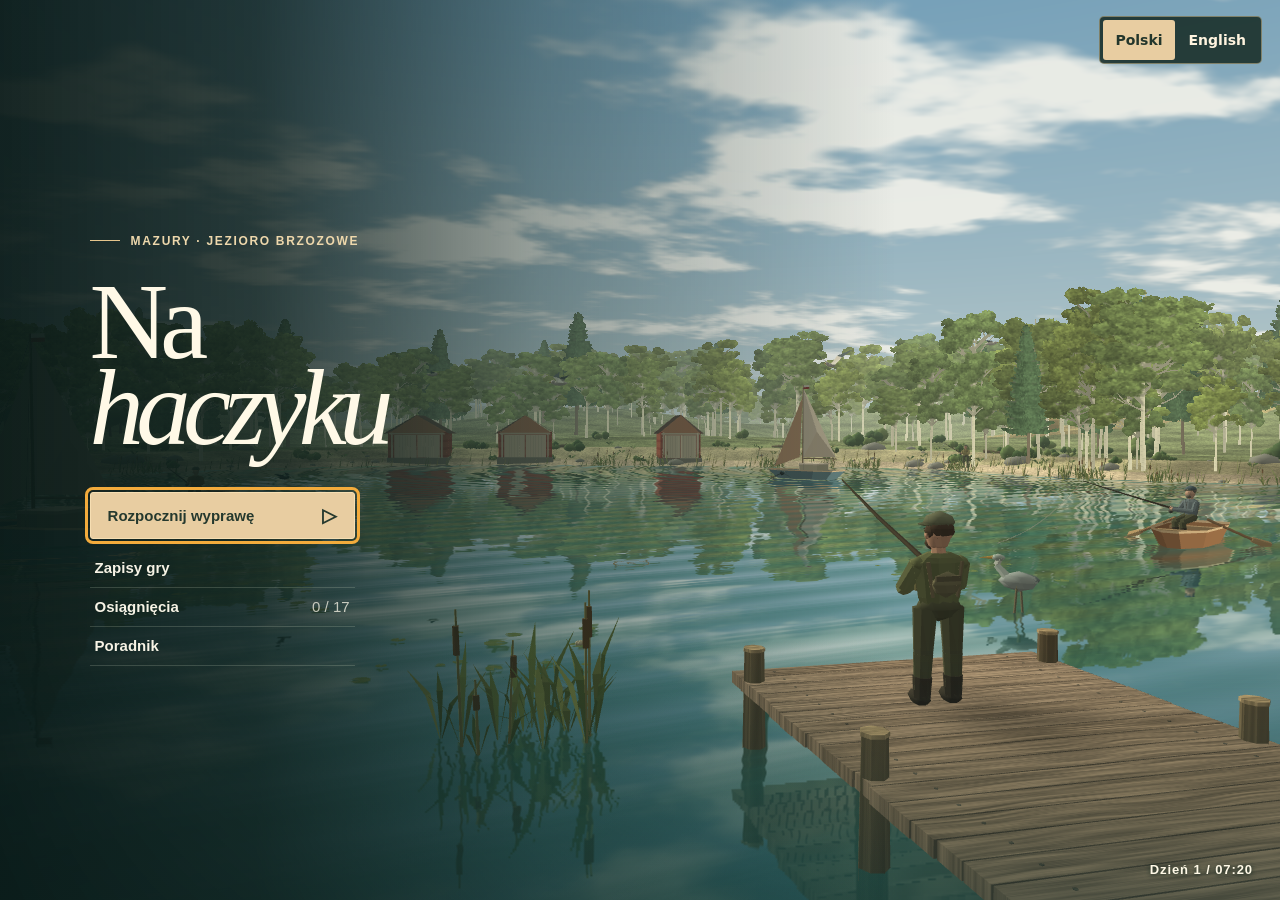
<file: index.html>
<!doctype html><html lang="pl"><head><meta charset="utf-8"><meta name="viewport" content="width=device-width,initial-scale=1,viewport-fit=cover"><meta name="theme-color" content="#1b302b"><meta name="mobile-web-app-capable" content="yes"><title>Na haczyku — nad jeziorem</title><style>:root{--paper:#f2ead8;--ink:#242e25;--moss:#344b36;--bronze:#e3ba74;--panel:rgba(27,35,30,.91);font-family:"Source Sans 3",Segoe UI,Arial,sans-serif;color:#fff4de;color-scheme:dark}*{box-sizing:border-box}body{margin:0;background:#2e443b}main{position:relative;width:100vw;height:100dvh;overflow:hidden;isolation:isolate}#view{width:100%;height:100%;display:block;touch-action:none;outline:0}button,input{font:inherit}button{cursor:pointer;color:inherit;font-weight:600}button:disabled{opacity:.52;cursor:default}button:focus-visible,input:focus-visible{outline:3px solid #f3ab3c;outline-offset:2px}button:hover:enabled{filter:brightness(1.12)}[hidden]{display:none!important}
header,footer{position:absolute;left:0;right:0;display:flex;align-items:flex-start;justify-content:space-between;pointer-events:none}header{top:0;padding:22px 26px 45px;background:linear-gradient(#19272099,transparent)}header button,footer button,footer label,nav,#actions{pointer-events:auto}.title{display:flex;align-items:center;gap:13px;text-shadow:0 1px 6px #1a2c22}.emblem{display:grid;place-items:center;width:43px;height:49px;border:2px solid #ffe6ad;color:#ffe6ad;font-size:30px;border-radius:4px 4px 16px 16px;transform:rotate(-3deg);background:#29392cb3}.title small,.bookHead small{font-size:11px;font-weight:800;letter-spacing:.16em}.title h1{font:normal clamp(23px,3vw,42px)/1.1 "PT Serif",Georgia,serif;letter-spacing:-.035em;margin:2px 0 0}.readings,nav,#actions>button,#rangeLabel,#fightInfo,.vitals,#lesson,#notice{border:1px solid #fff5cc40;background:var(--panel);box-shadow:0 2px 6px #16231c39;border-radius:4px}.readings{display:flex;gap:13px;align-items:center;padding:7px 10px;font-variant-numeric:tabular-nums;font-size:15px}.readings b{color:#ffe1a5}.readings button{border:0;border-left:1px solid #f7eac040;background:transparent;padding:2px 5px 2px 12px;font-size:19px}.vitals{position:absolute;right:26px;top:76px;width:147px;padding:8px 11px;font-size:12px}.vitals span{display:flex;justify-content:space-between}.vitals b{color:#f1d096}.vitals i,.tension{display:block;background:#fff4dd35;height:4px;margin:5px 0 7px}.vitals u{display:block;height:100%;background:#acc68b}.vitals,.readings,#location{text-shadow:0 1px 2px #182720}
#location{position:absolute;top:90px;left:28px;font-size:14px;font-weight:650;text-shadow:0 1px 4px #142d23,0 1px 8px #142d23;pointer-events:none}footer{bottom:0;align-items:flex-end;padding:50px 26px 22px;background:linear-gradient(transparent,#14231ab3);gap:15px}nav{display:flex}nav button{background:transparent;border:0;padding:9px 12px;font-size:13px;min-height:49px}nav button+button{border-left:1px solid #f5e6bd24}nav button span{display:block;font-size:18px;color:var(--bronze);line-height:1.05;margin-bottom:4px}
#actions{position:absolute;left:50%;bottom:22px;transform:translateX(-50%);width:clamp(230px,26vw,335px);display:grid;gap:5px}#actions>button{display:flex;align-items:center;justify-content:space-between;padding:10px 13px;color:var(--paper);min-height:38px;font-size:14px}#actions #cast{color:#263225;background:#e1c083;min-height:45px;border-color:#f8daa3;font-size:16px}kbd{font:700 10px/1.2 "Courier New",monospace;letter-spacing:.04em;border:1px solid currentColor;border-radius:3px;padding:3px 5px;opacity:.86}#controls{display:grid;gap:6px;font-size:12px;text-align:right}#controls kbd{margin-right:3px}#rangeLabel{display:flex;align-items:center;gap:9px;padding:4px 8px;font-size:12px}#rangeLabel input{min-width:15px;flex:1;accent-color:#dbbe85}#rangeLabel button{background:transparent;border:0;border-left:1px solid #fff3;padding:2px 0 2px 8px;font-size:12px;color:#f4d398}
#lesson{position:absolute;left:26px;bottom:105px;width:225px;max-width:30vw;padding:12px 15px;border-left:3px solid var(--bronze)}#lesson b{color:#f6d39a;font-size:15px}#lesson p{line-height:1.45;margin:5px 0 0;font-size:13px;color:#efe8d8}#dismiss{position:absolute;top:4px;right:4px;background:transparent;border:0;font-size:17px}#notice{position:absolute;left:50%;top:20%;transform:translateX(-50%);padding:9px 15px;max-width:90%;width:max-content;font-size:14px;text-align:center}
#fightInfo{padding:10px;font-size:14px}.tension{height:8px;position:relative;margin:8px 0}.tension i{position:absolute;left:30%;width:48%;height:100%;background:#9fbc84}.tension u{position:absolute;top:-3px;width:4px;height:14px;background:white}#fightProgress{font-size:12px;color:#efdbb5}
dialog{color-scheme:light;color:var(--ink);background:var(--paper);border:1px solid #776b53;border-radius:5px;width:min(620px,96vw);max-height:91dvh;padding:0;box-shadow:0 20px 70px #0a181995}dialog::backdrop{background:#17251c93}.bookHead{position:sticky;top:0;z-index:2;display:flex;justify-content:space-between;align-items:center;padding:18px 22px;background:#e8ddc5;border-bottom:1px solid #baa989}.bookHead small{color:#686047}.bookHead h2{font:normal 32px/1.1 "PT Serif",Georgia,serif;margin:2px 0 0}.bookHead button{font-size:25px;background:transparent;border:0;width:37px;height:37px}article{padding:18px 22px 22px}article h3{font:600 19px Georgia,serif;margin:16px 0 7px}article p{font-size:15px;line-height:1.45;margin:5px 0 12px}article small{color:#545e4e;font-size:13px}.row{display:flex;gap:13px;align-items:center;justify-content:space-between;padding:11px 0;border-bottom:1px solid #b6ad9580}.row div{flex:1}.row small{display:block;margin-top:4px}.row button,.chips button,.solid{border-radius:3px;padding:8px 11px;border:1px solid #717860;background:#e6e0cd;color:var(--ink);font-size:14px}button.solid,.chips .on{background:var(--moss);color:#fff7e3}.chips{display:flex;gap:6px;flex-wrap:wrap;margin:5px 0 14px}.divider{margin-top:18px}#pad{display:none}.chart{border:1px solid #b3a88a;width:100%;height:150px;background:#e2ddc8}.fishpic{display:block;width:min(320px,100%);margin:auto;height:135px}.center{text-align:center}#error{position:absolute;inset:0;background:#26382d;display:grid;place-content:center;text-align:center;padding:25px}
@media(max-width:760px){footer{padding:35px 10px 11px}header{padding:12px 12px 20px}.vitals{right:12px;top:65px}#location{top:74px;left:14px}#lesson{left:11px;bottom:85px}#actions{bottom:11px}nav button{padding:7px 8px}#controls{font-size:11px}}
@media(max-width:610px){.emblem{width:30px;height:36px;font-size:20px}.title{gap:6px}.title small{font-size:9px}.title h1{font-size:20px}.readings{gap:6px;padding:5px;font-size:12px}.vitals{top:54px;width:116px}#location{top:58px;font-size:12px}#controls{display:none}footer{justify-content:center}#actions{bottom:77px;width:min(290px,86vw)}#lesson{top:110px;bottom:auto;max-width:51vw;width:200px;padding:9px 10px}#notice{top:37%;z-index:1}nav button{min-width:72px}article,.bookHead{padding:14px}.row{gap:7px}}
@media(pointer:coarse){#pad{position:absolute;right:12px;bottom:165px;display:grid;grid-template-columns:repeat(3,34px);gap:3px}#pad button{background:#22382edb;border:1px solid #f8dfab75;border-radius:4px;height:34px;touch-action:none}#pad button:first-child{grid-column:2}#pad button:nth-child(2){grid-column:1}#controls,kbd{display:none}}
@media(max-height:480px){.vitals{display:none}#lesson{display:none}#pad{bottom:80px}}
.hookmark{display:block;width:18px;height:25px;border:3px solid #ffe6ad;border-top:0;border-radius:0 0 13px 13px;position:relative;transform:rotate(14deg)}.hookmark:before{content:"";position:absolute;top:-5px;right:-5px;width:7px;height:7px;border:2px solid #ffe6ad;border-radius:50%;background:#344539}.hookmark:after{content:"";position:absolute;left:-4px;top:-1px;width:9px;height:11px;background:#344539;clip-path:polygon(0 0,100% 0,100% 100%);border-right:3px solid #ffe6ad}
@media(min-width:571px) and (max-width:750px){#lesson{bottom:100px;max-width:155px}#lesson p{font-size:12px}#controls{display:none}}
html,body{overscroll-behavior:none;-webkit-text-size-adjust:100%}button,#pad,#view{-webkit-user-select:none;user-select:none;-webkit-tap-highlight-color:transparent}button{touch-action:manipulation}#cast,#pad{touch-action:none}
#game.at-menu>:is(header,footer,#menuKey,#lesson,.vitals,#location,#pad,#notice){display:none!important}
#menuKey{position:absolute;top:78px;left:26px;border:1px solid #fff5cc40;border-radius:4px;background:var(--panel);color:#f5e9d1;padding:7px 11px;min-height:36px;font-size:14px}#location{top:124px}
#frontMenu{position:absolute;inset:0;display:flex;align-items:center;color:#fff9e7;background:linear-gradient(90deg,rgba(9,25,23,.94),rgba(13,30,27,.82) 20%,rgba(17,36,32,.38) 42%,transparent 70%),linear-gradient(0deg,#112c2b79,transparent 29%);isolation:isolate}
.menuBody{margin-left:clamp(28px,7vw,114px);width:clamp(246px,28vw,405px);padding:20px 0}.menuLocation{display:flex;align-items:center;gap:11px;font-weight:650;font-size:12px;letter-spacing:.14em;text-transform:uppercase;color:#eed8ac}.menuLocation i{width:30px;height:1px;background:#e5c58c}.menuBody h2{font:normal clamp(69px,8.5vw,142px)/.79 Georgia,"PT Serif",serif;letter-spacing:-.074em;margin:31px 0 42px}.menuBody h2 em{font-weight:normal;letter-spacing:-.071em}.menuChoices{display:grid;justify-items:stretch;max-width:265px}.menuChoices button{background:transparent;color:#f7f3e5;text-align:left;border:0;border-bottom:1px solid #d6dec331;padding:10px 5px;font:600 15px/1.2 "Segoe UI",sans-serif;display:flex;align-items:center;justify-content:space-between}.menuChoices button:hover{background:#dce4cb16}.menuChoices .menuPrimary{padding:13px 17px;color:#25392e;background:#e8cda1;border:1px solid #f6deb2;border-radius:3px;margin-bottom:10px;min-height:47px}.menuPrimary i{font-style:normal;font-size:19px;line-height:1}.menuChoices .menuPrimary:hover{background:#efd8ac}#menuAwards{opacity:.76;font-weight:500;font-variant-numeric:tabular-nums}.menuStamp{position:absolute;bottom:max(23px,env(safe-area-inset-bottom));right:max(27px,env(safe-area-inset-right));font-size:13px;text-shadow:0 1px 5px #0b211a;font-weight:700;letter-spacing:.07em}
dialog{overscroll-behavior:contain}.bookHead button{min-height:42px;min-width:42px}.awardSummary{color:#50654a;font-weight:700}.awardGrid{display:grid;grid-template-columns:1fr 1fr;gap:10px}.award{margin:0;border:1px solid #a69b805c;background:#ece5d2;padding:12px 14px}.award.earned{background:#dce2c9;border-color:#a5b28e}.award h3{margin:5px 0;font-size:19px}.award p{font-size:13px;margin:3px 0 9px}.awardState{font-size:12px;font-weight:700;color:#4c6751}.award progress{display:block;width:100%;height:5px;accent-color:#507153}.saveStatus{font-size:13px;color:#53654d;padding-top:10px}
@media(max-width:760px){#menuKey{left:12px;top:68px}#location{top:112px}}
@media(pointer:coarse),(max-width:610px),(max-width:950px) and (max-height:540px){
 #pad{position:absolute;left:max(17px,env(safe-area-inset-left));bottom:calc(84px + env(safe-area-inset-bottom));right:auto;display:block;width:96px;height:96px;border:1px solid #edf0d865;border-radius:50%;background:radial-gradient(circle,#233d3388,#1a312cbb);box-shadow:inset 0 0 0 7px #dae5ce11;touch-action:none}
 #stick{display:block;position:absolute;left:50%;top:50%;width:40px;height:40px;transform:translate(-50%,-50%);border:1px solid #e8e4c993;border-radius:50%;background:#d7dbc177;box-shadow:0 2px 7px #142c2080}
 header{padding-top:max(10px,env(safe-area-inset-top));padding-left:max(12px,env(safe-area-inset-left));padding-right:max(12px,env(safe-area-inset-right))}
 .menuChoices button{min-height:44px}.menuBody{margin-left:max(23px,env(safe-area-inset-left));padding:7px 0}.menuBody h2{margin:25px 0 32px}
 #menuKey{top:calc(59px + env(safe-area-inset-top));left:max(12px,env(safe-area-inset-left));min-height:43px}.vitals{top:calc(60px + env(safe-area-inset-top));right:max(12px,env(safe-area-inset-right))}#location{top:calc(108px + env(safe-area-inset-top));left:max(13px,env(safe-area-inset-left))}
 #lesson{top:calc(137px + env(safe-area-inset-top));bottom:auto;left:max(12px,env(safe-area-inset-left));max-width:min(220px,57vw)}#lesson p{font-size:12px}
 footer{align-items:flex-end;justify-content:center;padding-bottom:calc(8px + env(safe-area-inset-bottom))}#controls,#actions kbd{display:none}nav button{min-height:45px;min-width:65px}
 #actions{bottom:calc(75px + env(safe-area-inset-bottom));right:max(13px,env(safe-area-inset-right));left:auto;transform:none;width:min(232px,55vw)}#actions #cast,#actions>button{min-height:46px}
 #rangeLabel{min-height:42px;gap:4px}#rangeLabel input{height:28px}#baitBtn{min-height:35px}
 .readings button{min-height:34px;min-width:35px}dialog{max-height:calc(100dvh - max(16px,env(safe-area-inset-top)) - max(12px,env(safe-area-inset-bottom)));max-width:calc(100vw - 14px)}.row button,.chips button,.solid{min-height:43px}
}
@media(max-width:450px){.menuBody{width:min(75vw,286px)}#frontMenu{background:linear-gradient(90deg,#0d231fe6,#132f29a3 58%,#132f291c),linear-gradient(0deg,#152b2399,transparent 60%)}.awardGrid{grid-template-columns:1fr}.row{flex-wrap:wrap}.row>div{min-width:45%}.menuStamp{font-size:11px}}
@media(max-height:540px) and (orientation:landscape){
 .menuBody{margin-left:max(30px,env(safe-area-inset-left));padding:6px 0;width:60%;display:grid;grid-template-columns:1fr 1.3fr;gap:8px 30px;align-items:start}.menuLocation{grid-column:1/-1;font-size:10px}.menuBody h2{font-size:58px;margin:17px 0}.menuChoices{min-width:173px}.menuChoices button{min-height:34px;padding:7px 5px}.menuChoices .menuPrimary{min-height:38px;margin-bottom:4px;padding:8px}
 #actions{bottom:max(10px,env(safe-area-inset-bottom));right:max(15px,env(safe-area-inset-right));left:auto;transform:none;width:min(235px,35vw)}#pad{bottom:max(17px,env(safe-area-inset-bottom));width:88px;height:88px}#lesson{display:none}
 footer nav{margin:0 auto}#location{top:calc(107px + env(safe-area-inset-top))}.vitals{display:none}
}
#destination,#ride{position:absolute;z-index:2;background:#24382eeb;color:#ffe2a5;border:1px solid #c8bd8e75;border-radius:4px;padding:8px 11px;min-height:36px;font:600 14px system-ui;cursor:pointer}
#destination{left:26px;top:151px}#ride{right:26px;top:161px}#game.at-menu>:is(#ride,#destination,#tableTalk){display:none!important}
#roomActions{display:flex;gap:5px;margin-top:5px}#roomActions button,.mapTools button{flex:1;min-height:40px;background:#314b3d;color:#f5ecd9;border:1px solid #b5bd9b80;border-radius:4px;padding:5px 9px;font:600 14px system-ui;cursor:pointer}
#game.at-table>footer,#game.at-table>#pad,#game.at-table>.vitals,#game.at-table>#location{display:none!important}
#tableTalk{position:absolute;z-index:3;bottom:max(15px,env(safe-area-inset-bottom));left:50%;transform:translateX(-50%);width:min(605px,calc(100% - 22px));background:#1e3027f2;color:#f4e9d3;border:1px solid #c1a176a8;border-radius:7px;padding:10px 15px;box-shadow:0 7px 32px #14231b5e}
#tableTalk p{margin:8px 0 10px;font:17px/1.35 Georgia,serif}#tableTalk p b{color:#e8c685}.company,.questions,.mapTools{display:flex;align-items:center;gap:6px;flex-wrap:wrap}
#tableTalk button{border:1px solid #bac6a562;border-radius:4px;background:#415744;color:#fff0d4;cursor:pointer;padding:6px 10px;min-height:34px;font:600 14px system-ui}
#tableTalk button[aria-pressed=true]{background:#d5b879;color:#283126}.company .stand{margin-left:auto}.mapTools{margin:6px 0}.mapTools button{flex:0 1 auto}.chart{width:100%;height:auto;aspect-ratio:760/390;touch-action:none;cursor:grab}
dialog:has(.chart){width:min(830px,96vw)}[hidden]{display:none!important}
@media(max-width:760px){#destination{left:12px;top:138px;max-width:68vw}#ride{right:12px;top:163px;max-width:50vw}#tableTalk{padding:8px 10px}#tableTalk button{min-height:40px}}
@media(max-width:610px){#destination{top:137px;max-width:72vw}#ride{top:185px}#tableTalk p{font-size:16px}#lesson:not([hidden]){top:192px}}
@media(max-height:540px) and (orientation:landscape){#destination{left:12px;top:135px;font-size:12px}#ride{top:62px;right:14px}#tableTalk{left:auto;right:9px;bottom:6px;transform:none;width:min(455px,60vw);padding:6px 9px}#tableTalk p{font-size:14px;margin:5px 0}#tableTalk button{min-height:30px;font-size:12px;padding:3px 7px}}
.languageSwitch{position:absolute;top:max(16px,env(safe-area-inset-top));right:max(18px,env(safe-area-inset-right));display:flex;gap:2px;padding:3px;background:#172c27de;border:1px solid #dac69880;border-radius:5px}
.languageSwitch button{border:0;border-radius:3px;background:transparent;color:#fff4df;padding:8px 12px;min-height:40px;font:600 14px/1 system-ui}
.languageSwitch button[aria-pressed=true]{background:#e8cda1;color:#23362c}
#actions #toggleRod{justify-self:end;gap:12px;padding:6px 10px;min-height:34px;font-size:13px}
@media(pointer:coarse),(max-width:610px){#actions #toggleRod,.languageSwitch button{min-height:44px}}
@media(max-height:540px) and (orientation:landscape){.languageSwitch{top:max(8px,env(safe-area-inset-top));right:max(10px,env(safe-area-inset-right))}}

</style></head><body>
<main id="game" class="at-menu">
<canvas id="view" aria-label="Jezioro w 3D" tabindex="-1"></canvas>
<header><div class="title"><div class="emblem" aria-hidden="true"><i class="hookmark"></i></div><div><small>NA HACZYKU</small><h1 id="lake">Jezioro Brzozowe</h1></div></div><div class="readings"><b id="clock">07:20</b><span id="cash">25 zł</span><button id="sound" title="Dźwięk" aria-label="Wycisz dźwięk">♪</button></div></header>
<button id="menuKey" aria-label="Otwórz menu gry">☰ <span>Menu</span></button>
<div id="location"></div>
<button id="destination" data-menu="map" hidden></button>
<button id="ride" data-do="cycle" hidden>Wsiądź na składak</button>
<div class="vitals"><span>Energia <b id="energy"></b></span><i><u id="energybar"></u></i><span>Siła <b id="strength"></b></span></div>
<div id="notice" role="status" hidden></div>
<aside id="lesson" hidden><button id="dismiss" aria-label="Ukryj wskazówkę">×</button><b id="lessonTitle"></b><p id="lessonText"></p></aside>
<footer><nav><button data-menu="map"><span>⌖</span>Mapa</button><button data-menu="bag"><span>▤</span>Plecak</button><button data-menu="guide"><span>?</span>Poradnik</button></nav>
<section id="actions"><div id="fightInfo" hidden><b id="fishStatus"></b><div class="tension"><i id="zone"></i><u id="pin"></u></div><small id="fightProgress"></small></div>
<button id="toggleRod" data-do="rod" aria-keyshortcuts="R"><span>Schowaj wędkę</span><kbd>R</kbd></button><button id="interact" hidden></button><div id="roomActions" hidden><button data-do="atBar">Karta dań</button><button data-do="exitInn">Wyjdź na taras</button></div><button id="cast"><b>Zarzuć wędkę</b><kbd>SPACJA</kbd></button>
<label id="rangeLabel"><span id="rangeText">14 m</span><input id="range" type="range" min="5" max="20" value="14" aria-label="Odległość rzutu"><button type="button" id="baitBtn">Robak</button></label></section>
<div id="controls"><span><kbd>W A S D</kbd> ruch</span><span><kbd>↔</kbd> lub przeciągnij widok</span></div></footer>
<div id="pad" aria-label="Drążek ruchu" role="group"><span id="stick"></span></div>
<section id="tableTalk" aria-label="Rozmowa przy stoliku" hidden></section>
<section id="frontMenu" aria-label="Menu główne" hidden>
 <div class="menuBody"><div class="menuLocation"><i></i><span id="menuLake">Jezioro Brzozowe</span></div>
 <h2>Na<br><em>haczyku</em></h2>
 <div class="menuChoices"><button id="resumeGame" class="menuPrimary"><span>Rozpocznij wyprawę</span><i aria-hidden="true">▷</i></button>
 <button data-menu="saves">Zapisy gry</button><button data-menu="awards">Osiągnięcia <span id="menuAwards"></span></button><button data-menu="guide">Poradnik</button>
 <button data-menu="fresh" id="newGame" hidden>Nowa wyprawa</button></div></div>
 <div class="languageSwitch" role="group" aria-label="Język"><button lang="pl" data-do="language|pl">Polski</button><button lang="en" data-do="language|en">English</button></div>
 <div class="menuStamp" id="menuStamp"></div>
</section>
<dialog id="book" aria-labelledby="bookTitle"><div class="bookHead"><div><small id="bookKicker"></small><h2 id="bookTitle"></h2></div><button id="close" aria-label="Zamknij">×</button></div><article id="content"></article></dialog>
<div id="error" hidden></div></main><script>"use strict";
const TAU=Math.PI*2, sat=(n,a=0,b=1)=>Math.max(a,Math.min(n,b)), lerp=(a,b,t)=>a+(b-a)*t;
const vec=(x,y,z)=>[x,y,z], add=(a,b)=>a.map((v,i)=>v+b[i]), sub=(a,b)=>a.map((v,i)=>v-b[i]), mul=(v,k)=>v.map(n=>n*k);
const dot=(a,b)=>a[0]*b[0]+a[1]*b[1]+a[2]*b[2], cross=(a,b)=>[a[1]*b[2]-a[2]*b[1],a[2]*b[0]-a[0]*b[2],a[0]*b[1]-a[1]*b[0]];
const norm=v=>mul(v,1/(Math.hypot(...v)||1)), hex=n=>[n>>16&255,n>>8&255,n&255].map(v=>v/255);
const F=a=>[Math.sin(a),0,-Math.cos(a)],R=a=>[Math.cos(a),0,Math.sin(a)];
function seeded(s){return ()=>{s=(Math.imul(s,1664525)+1013904223)>>>0;return s/4294967296;};}
const period=t=>t<5||t>=21?"noc":t<10?"świt":t<17?"dzień":"wieczór";
const lakes=[
 {name:"Jezioro Brzozowe",region:"Mazury",feature:"Piaszczysta zatoka i mazurska stanica",rx:49,rz:41,seed:5,phase:.14,water:0x398e91,ground:0x94a367,fish:["ploc","leszcz","karas","wzdrega","ukleja","jaz"]},
 {name:"Jezioro Trzcinowe",region:"Polesie",feature:"Szuwary, wysepki i wieża obserwacyjna",rx:68,rz:33,seed:17,phase:2.2,water:0x6a7952,ground:0x989059,fish:["lin","karp","szczupak","amur","wegorz","krap"]},
 {name:"Jezioro Głębokie",region:"Beskidy",feature:"Skalista dolina z kamienną zaporą",rx:36,rz:66,seed:44,phase:3.45,water:0x255679,ground:0x677951,fish:["okon","sandacz","sum","sieja","sielawa","pstrag"]}
];
const fish={
 ploc:["Płoć",.22,.8,35,"świt dzień","robak",.3,0x899c8a],leszcz:["Leszcz",.6,2.2,30,"wieczór noc","kukurydza",.59,0x948866],karas:["Karaś",.35,1.45,38,"dzień wieczór","kukurydza",.22,0xb09b57],
 lin:["Lin",.65,2.7,32,"świt wieczór","robak",.24,0x788650],karp:["Karp",1.3,5.6,28,"dzień noc","kukurydza",.52,0x98844e],szczupak:["Szczupak",1.5,5.8,34,"świt wieczór dzień","błystka",.44,0x7e914c],
 okon:["Okoń",.35,1.85,40,"świt dzień","robak",.28,0x7d9654],sandacz:["Sandacz",1.1,4.6,39,"dzień wieczór noc","błystka",.48,0x889a81],sum:["Sum",3.1,9.4,38,"wieczór noc","robak",.82,0x62736a],
 wzdrega:["Wzdręga",.16,.86,38,"dzień wieczór","kukurydza",.18,0xb59a62],ukleja:["Ukleja",.04,.14,65,"dzień wieczór","robak",.28,0xb9c8ca],jaz:["Jaź",.7,3.2,33,"świt wieczór","błystka",.59,0x8d9f88],
 amur:["Amur",2.1,8.2,27,"dzień wieczór","kukurydza",.42,0x889b64],wegorz:["Węgorz",.55,2.55,61,"wieczór noc","robak",.51,0x71724d],krap:["Krąp",.18,.85,34,"świt dzień","robak",.32,0xa1a99b],
 sieja:["Sieja",.65,2.7,46,"świt wieczór","robak",.67,0x94aab1],sielawa:["Sielawa",.15,.63,61,"wieczór noc","błystka",.76,0xaab7ca],pstrag:["Pstrąg jeziorowy",.85,4.8,49,"świt dzień","błystka",.55,0xab9771]
};
const inns=[
 {name:"Gospoda Pod Wiosłem",sign:"POD WIOSŁEM",home:"Chata u Witka",homeSign:"U WITKA",owner:"Witek",guests:["Halina","Franek"]},
 {name:"Karczma Pod Czaplą",sign:"POD CZAPLĄ",home:"Rybaczówka u Romka",homeSign:"U ROMKA",owner:"Romek",guests:["Irena","Leszek"]},
 {name:"Gospoda u Flisaka",sign:"U FLISAKA",home:"Chata u Staszka",homeSign:"U STASZKA",owner:"Staszek",guests:["Hanka","Józek"]}
];
const localInn=()=>inns[life.lake];
const groups={rod:"Wędki",reel:"Kołowrotki",line:"Żyłki",hook:"Haczyki",bait:"Przynęty",coat:"Ubrania",boat:"Łodzie",kit:"Obóz"};
Object.assign(fish,{
 kielb:["Kiełb",.025,.13,56,"świt dzień","robak",.16,0x998871],jazgarz:["Jazgarz",.035,.18,53,"dzień wieczór","robak",.42,0x988c5e],
 stynka:["Stynka",.015,.08,62,"świt wieczór","robak",.52,0xb0bfb4],bolen:["Boleń",1.25,6.8,49,"świt dzień","błystka",.48,0x8b9a99],
 srebrzysty:["Karaś srebrzysty",.26,1.95,31,"dzień wieczór","kukurydza",.21,0xa8ada1],slonecznica:["Słonecznica",.012,.055,59,"świt dzień","robak",.15,0xa6bab0],
 sumik:["Sumik karłowaty",.10,.75,36,"wieczór noc","robak",.42,0x746d53],tolpyga:["Tołpyga biała",2.7,11.8,33,"dzień wieczór","plankton",.62,0x9cafa6],
 klen:["Kleń",.42,3.9,41,"świt dzień","kukurydza",.32,0x83917a],mietus:["Miętus",.55,3.45,54,"wieczór noc","robak",.76,0x7b7755],
 brzana:["Brzana",.85,5.5,48,"świt wieczór","robak",.53,0x9d8b61],jelec:["Jelec",.07,.31,42,"dzień wieczór","robak",.26,0x98a7a4]
});
[["kielb","jazgarz","stynka","bolen"],["srebrzysty","slonecznica","sumik","tolpyga"],["klen","mietus","brzana","jelec"]].forEach((ids,i)=>lakes[i].fish.push(...ids));
const fishRanks={
 ploc:1,ukleja:2,kielb:1,karas:2,wzdrega:2,leszcz:3,jaz:4,jazgarz:2,stynka:3,bolen:5,
 lin:3,karp:4,szczupak:5,amur:4,wegorz:5,krap:2,srebrzysty:2,slonecznica:1,sumik:3,tolpyga:5,
 okon:2,sandacz:4,sum:5,sieja:3,sielawa:4,pstrag:5,klen:3,mietus:4,brzana:4,jelec:2
};
const stock={
 leszczyna:["Wędka z leszczyny","rod",0,20,"Rzut do 20 m"],trzcina:["Wędka Trzcina","rod",130,29,"Rzut do 29 m"],glebia:["Wędka Głębia","rod",330,38,"Rzut do 38 m"],
 mlynek:["Zwykły kołowrotek","reel",0,1,"Zwykłe tempo zwijania"],wicher:["Kołowrotek Wicher","reel",110,1.28,"Szybsze zwijanie żyłki"],
 nylon:["Żyłka 0,20 mm","line",0,1,"Lekka żyłka spławikowa"],mocna:["Żyłka 0,32 mm","line",95,1.33,"Lepiej znosi zrywy dużych ryb"],
 maly:["Haczyk nr 10","hook",0,1,"Podstawowy haczyk"],
 kuty:["Haczyk kuty","hook",70,1.55,"Dłużej trzyma rybę na luźnej żyłce"],
 robak:["Robak","bait",0,1,"Płoć, lin, okoń, sum"],kukurydza:["Kukurydza","bait",32,1,"Karaś, karp, leszcz"],błystka:["Błystka","bait",64,1,"Szczupak i sandacz"],
 oliwka:["Kurtka oliwkowa","coat",0,0x6b734c,"Oliwkowe płótno"],ruda:["Kurtka ceglasta","coat",62,0x9e513e,"Ceglasty drelich"],granat:["Kurtka granatowa","coat",80,0x45647c,"Granatowy sztormiak"],
 wiosla:["Łódka wiosłowa","boat",160,5,"5 m/s, dwie ławki i wiosła"],silnik:["Motorówka","boat",550,10,"10 m/s, silnik zaburtowy"],
 grill:["Składany grill","kit",78,1,"Pieczenie ryb przy namiocie"]
};
const startEquip={rod:"leszczyna",reel:"mlynek",line:"nylon",hook:"maly",bait:"robak",coat:"oliwka",boat:null};
stock.plankton=["Kostka planktonowa","bait",48,1,"Powoli uwalnia zanętę na tołpygę"];
stock.skladak=["Składak turystyczny","kit",240,1,"Rower na drogi i leśne ścieżki · do 25 km/h"];
groups.kit="Obóz i rower";
const quests=[
 ["pierwsza","Trzy płocie","Złów trzy płocie o świcie albo w dzień.",3,115],
 ["zęby","Szczupak na kolację","Złów szczupaka o masie co najmniej 2 kg.",1,210],
 ["noc","Noc na Głębokim","Złów suma z łodzi na głębokiej wodzie wieczorem lub nocą.",1,330],
 ["oboz","Obiad pod namiotem","Upiecz rybę na własnym grillu.",1,65]
];
const foods={sand:["Kanapka z serem",14,19],tin:["Puszka fasolki",19,0],stew:["Gorąca fasolka",0,40],grilled:["Pieczona ryba",0,48]};
quests.push(["kosz","Pełna siatka","Wyholuj osiem ryb dowolnego gatunku.",8,150],
 ["drobnica","Drobny połów","Złów trzy ukleje lub kiełbie na Brzozowym.",3,80],
 ["trzciny","Poleska wyprawa","Złów cztery ryby na Trzcinowym.",4,185]);
const lakeGates=[{jobs:0,cash:0},{jobs:2,cash:450},{jobs:4,cash:1200}];
function lakeAccess(){
 const opened=new Set([0,life.lake,...(life.openLakes||[]),...(life.log?.lakes||[])]);
 lakeGates.forEach((g,i)=>{if(life.paid.length>=g.jobs&&life.cash>=g.cash)opened.add(i);});
 return life.openLakes=[...opened].filter(i=>Number.isInteger(i)&&lakes[i]);
}
function fishValue(id,mass){return Math.max(1,Math.round(1.75+fish[id][3]*.53*mass));}
const specials=[
 {name:"Dzyndzałki z hreczką",description:"Pierogi z kaszą gryczaną i okrasą",price:22,energy:36},
 {name:"Placki ziemniaczane ze śmietaną",description:"Z patelni, posypane szczypiorkiem",price:17,energy:31},
 {name:"Kwaśnica na żeberku",description:"Góralska zupa z kiszonej kapusty i ziemniaków",price:24,energy:43}
];
const beers={jasne:{name:"Jasne pełne",description:"Złociste piwo z lokalnego browaru · kufel 0,5 l",price:9,buzz:19},porter:{name:"Porter bałtycki",description:"Ciemne, słodowe piwo · pokal 0,33 l",price:14,buzz:32}};
function buzzLabel(){return life.buzz<1?"Trzeźwy":life.buzz<35?"Lekko podchmielony":life.buzz<70?"Podchmielony":"Mocne upojenie";}
const saveID="przystan-rpg-v1";
function newLife(){return {lake:0,time:7+1/3,day:1,cash:25,energy:100,buzz:0,xp:0,fish:[],food:{sand:1,tin:0,stew:0,grilled:0},owned:Object.values(startEquip).filter(Boolean),gear:{...startEquip},counts:{},paid:[],tutorial:true,firstBoat:true};}
function readLife(key){
 try{
  const d=JSON.parse(localStorage.getItem(key));
  if(!d||!lakes[d.lake]||!Array.isArray(d.fish)||!Array.isArray(d.owned)||!d.food||!d.gear||!Number.isFinite(d.energy))return null;
  const base=newLife(),gear={...base.gear,...d.gear};
  if(Object.entries(gear).some(([group,id])=>!(group==="boat"&&id===null)&&stock[id]?.[1]!==group))return null;
  if(![d.time,d.day,d.xp,d.cash].every(Number.isFinite)||d.fish.some(e=>!fish[e?.id]||!Number.isFinite(e.mass)||!Number.isFinite(e.value)))return null;
  const catches=d.fish.map(e=>({...e,value:fishValue(e.id,e.mass)}));
  if(d.position?.cast?.fish){const e=d.position.cast.fish;if(fish[e.id]&&Number.isFinite(e.mass))e.value=fishValue(e.id,e.mass);}
  return {...base,...d,fish:catches,buzz:Number.isFinite(d.buzz)?sat(d.buzz,0,100):0,gear,food:{...base.food,...d.food}};
 }catch{return null;}
}
function loadLife(){return readLife(saveID)||newLife();}
const life=loadLife(), lake=()=>lakes[life.lake], stat=g=>stock[life.gear[g]][3], strength=()=>1+Math.floor(Math.sqrt(life.xp/6));
const zl=n=>Math.round(n)+" zł", kg=n=>n.toFixed(2).replace(".",",")+" kg";
function bounds(l,a){
 if(l===lakes[1])return 1+.16*Math.cos(3*a+.55)+.077*Math.sin(6*a+.8)+.036*Math.cos(10*a);
 if(l===lakes[2])return .98+.12*Math.sin(2*a-.6)+.048*Math.cos(4*a)+.033*Math.sin(7*a);
 return 1+.12*Math.sin(3*a+l.phase)+.056*Math.sin(5*a-.8+l.phase)+.027*Math.cos(8*a+l.phase);
}
function polar(l,a,r){const b=bounds(l,a)*r;return [l.rx*Math.cos(a)*b,l.rz*Math.sin(a)*b];}
function ratio(x,z,l=lake()){const a=x/l.rx,b=z/l.rz;return Math.hypot(a,b)/bounds(l,Math.atan2(b,a));}
function naturalGround(x,z){
 const r=ratio(x,z),base=-.09+sat((r-1)*9,0,1.25),slope=sat(r-1.1,0,2);
 if(life.lake===1)return base+slope*(.36+.14*Math.cos(x*.11));
 if(life.lake===2){
  const a=Math.atan2(z/lake().rz,x/lake().rx),side=sat((14-z)/30+.27*Math.abs(x)/lake().rx);
  const rise=sat((r-1.015)*1.50),bank=base+side*rise*rise*(3-2*rise)*(7+3*Math.cos(a*4-.7))+slope*(2.8+1.4*side);
  if(r<2.6)return bank;
  const ridge=(center,width,peak)=>{const u=sat(1-Math.abs(r-center)/width);return peak*u*u*(3-2*u);};
  const first=ridge(3.75+.19*Math.cos(3*a),.91,29+8*Math.sin(4*a+.2)+6*Math.cos(7*a-1));
  const second=ridge(5.25+.23*Math.sin(4*a),1.05,49+13*Math.sin(5*a+.5)+8*Math.cos(8*a));
  return bank+first+second;
 }
 return base+slope*(.7+.45*Math.sin(x*.09)+.4*Math.sin(z*.1))*2.5;
}
const innSites=new Map();
function innSite(){
 if(!innSites.has(life.lake)){
  const [sx,sz]=polar(lake(),1.25,1),x=sx+9,z=sz+32;
  innSites.set(life.lake,{name:"restaurant",label:localInn().name,x,z,y:naturalGround(x,z-8)+.38});
 }
 return innSites.get(life.lake);
}
function landY(x,z){
 const p=innSite(),town=townSite(),apron=sat((Math.max(Math.abs(x-town.x),Math.abs(z-town.z))-17)/7);
 const ground=lerp(town.y,naturalGround(x,z),apron*apron*(3-2*apron)),distance=Math.max(0,Math.abs(x-p.x)-6,p.z-10.7-z,z-p.z-3.7);
 if(distance>=5)return ground;
 const u=distance/5;return lerp(p.y-.38,ground,u*u*(3-2*u));
}
function village(){
 const l=lake(),shore=polar(l,Math.PI/2,1)[1],tip=shore-10;
 function place(name,label,angle,r){const [x,z]=polar(l,angle,r);return {name,label,x,z,y:landY(x,z)};}
 const restaurant=innSite();
 return {shore,tip,home:place("home",localInn().home,1.90,1.19),restaurant,town:townSite(),camp:place("camp","Obóz i ognisko",2.24,1.11),pier:{name:"pier",label:"Pomost",x:0,z:tip+1.7,y:.72}};
}
function eligibleFish(depth,boat,time=life.time){return lake().fish.filter(id=>fish[id][4].includes(period(time))&&(id!=="sum"||boat&&depth>.52));}
function innClearing(x,z,v){
 const inn=v.restaurant;
 if(Math.abs(x-inn.x)<7.6&&z>inn.z-12.5&&z<inn.z+5.3)return true;
 const [sx,sz]=polar(lake(),1.25,1.055+.008*Math.sin(1.25*9)),u=sat((z-sz)/(inn.z-9-sz));
 return Math.hypot(x-lerp(sx,inn.x,u)-1.3*Math.sin(u*Math.PI),z-lerp(sz,inn.z-9,u))<2.5;
}
function pickFish(depth,boat,point){
 const ids=eligibleFish(depth,boat);
 if(!ids.length)return null;
 const tips=point?[dailyReport(0),dailyReport(1)]:[];
 const weights=ids.map(id=>Math.exp(-Math.abs(fish[id][6]-depth)*4)*(fish[id][5]===life.gear.bait?4:1)*
  (tips.some(t=>t.id===id&&Math.hypot(point.x-t.x,point.z-t.z)<6)?3.5:1));
 let n=Math.random()*weights.reduce((a,b)=>a+b,0);
 return ids.find((_,i)=>(n-=weights[i])<=0)||ids.at(-1);
}
function passTime(hours){let t=life.time+hours;life.day+=Math.floor(t/24);life.time=t%24;life.buzz=Math.max(0,life.buzz-hours*13);}

// Translate only presentation text. Species, equipment, places and save keys stay stable.
const languageKey="na-haczyku-language";
function savedLanguage(){try{return localStorage.getItem(languageKey)==="en"?"en":"pl";}catch{return "pl";}}
let language=savedLanguage();
const english=new Map();
function addEnglish(lines){
 for(const line of lines.trim().split("\n")){const cut=line.indexOf("|");english.set(line.slice(0,cut),line.slice(cut+1));}
}
function ui(value){
 if(language==="pl"||typeof value!=="string")return value;
 const s=value.trim();if(!s)return value;
 const translated=english.get(s)??dynamicEnglish(s);
 return value.replace(s,()=>translated);
}
function dynamicEnglish(s){
 for(const [pattern,format] of englishPatterns){const m=s.match(pattern);if(m)return format(...m.slice(1));}
 for(const split of [" · "," / ",", "])if(s.includes(split))return s.split(split).map(ui).join(split);
 return s;
}
const englishPatterns=[
 [/^(.+) odkłada kubek na parapet\..+$/,n=>n+' sets his mug on the windowsill. “Come in. Let’s see what the kitchen needs today.”'],
 [/^Puszki w plecaku: (\d+)\. Podgrzanie jednej zajmuje 5 minut\.$/,n=>"Tins in your backpack: "+n+". Heating one takes 5 minutes."],
 [/^Obecna wyprawa zastąpi grę w miejscu (\d+)\.$/,n=>"Your current trip will replace the game in slot "+n+"."],
 [/^Zapisano wyprawę w miejscu (\d+)\.$/,n=>"Trip saved to slot "+n+"."],
 [/^(\d+) z (\d+) zdobytych$/, (n,t)=>n+" of "+t+" unlocked"],
 [/^Zapis (\d+)$/,n=>"Save slot "+n],
 [/^([Dd])zień (\d+)(.*)$/, (c,n,tail)=>(c==="D"?"Day ":"day ")+n+ui(tail)],
 [/^✓\s+Dzień (.+)$/,s=>"✓  Day "+s],
 [/^Żerują: (.+)$/,s=>"Fish feeding: "+ui(s)],
 [/^(\d+)\. (.+)$/, (n,s)=>n+". "+ui(s)],
 [/^Około (\d+) m$/,n=>"About "+n+" m"],
 [/^(Zlecenia|Portfel) (\d+\/\d+)( zł)?$/, (k,n,u)=>(k==="Zlecenia"?"Jobs ":"Wallet ")+n+(u||"")],
 [/^(\d+) szt\.$/,n=>n+" fish"],
 [/^\+(\d+) energii$/,n=>"+"+n+" energy"],
 [/^(.+) × (\d+)$/, (s,n)=>ui(s)+" × "+n],
 [/^doświadczenie (\d+)\. Kolejny poziom przy (\d+) punktach\.$/, (n,t)=>n+" XP. Next level at "+t+" XP."],
 [/^trudność (\d+\/5)$/,n=>"difficulty "+n],
 [/^wartość w restauracji (.+)$/,s=>"sale price at the inn "+s],
 [/^Rzut do (\d+) m$/,n=>"Casting range: "+n+" m"],
 [/^(\d+),(\d+) kg$/, (a,b)=>a+"."+b+" kg"],
 [/^(\d+),(\d+)$/, (a,b)=>a+"."+b],
 [/^Hol (\d+%)$/,s=>"Reeling "+s]
];
function uiMarkup(html){
 if(language==="pl")return html;
 return html.split(/(<[^>]+>)/g).map(part=>part.startsWith("<")?part.replace(/(aria-label|title)="([^"]+)"/g,(_,k,v)=>k+'="'+ui(v)+'"'):ui(part)).join("");
}
let languageBindings=[];
function prepareLanguage(){
 // Keep the original node and its Polish text so switching back preserves nested controls.
 for(const el of document.querySelectorAll("#game, #game *, title")){
  for(const node of el.childNodes)if(node.nodeType===3&&node.nodeValue.trim()&&el.tagName!=="SCRIPT"){
   const source=node.nodeValue;languageBindings.push(()=>{node.nodeValue=ui(source);});
  }
  for(const attr of ["aria-label","title"])if(el.hasAttribute(attr)){
   const source=el.getAttribute(attr);languageBindings.push(()=>el.setAttribute(attr,ui(source)));
  }
 }
 applyLanguage();
}
function applyLanguage(){
 if(document.documentElement)document.documentElement.lang=language;
 for(const write of languageBindings)write();
 for(const b of document.querySelectorAll(".languageSwitch button"))b.setAttribute("aria-pressed",String(b.lang===language));
}
function setLanguage(next){
 if(!["pl","en"].includes(next)||language===next)return;
 language=next;try{localStorage.setItem(languageKey,next);}catch{}
 applyLanguage();lastConversation="";saveFeedback="";
 if(me){updateHUD();if(inMenu)showMenu();if(book.open)drawBook();}
 if(noticeSource)$("notice").textContent=ui(noticeSource);
 $("sound").setAttribute("aria-label",ui(sound.enabled?"Wycisz dźwięk":"Włącz dźwięk"));
 document.querySelector?.('[data-do="language|'+next+'"]')?.focus();
}
let noticeSource="";
addEnglish(`Na haczyku — nad jeziorem|Na haczyku — At the lake
Jezioro w 3D|3D lake
Dźwięk|Sound
Wycisz dźwięk|Mute sound
Włącz dźwięk|Enable sound
Otwórz menu gry|Open game menu
Mapa|Map
Plecak|Backpack
Poradnik|Guide
Energia|Energy
Siła|Strength
Ukryj wskazówkę|Dismiss tip
Karta dań|Food and drink
Wyjdź na taras|Go out to the terrace
Zarzuć wędkę|Cast your line
SPACJA|SPACE
Odległość rzutu|Casting distance
ruch|move
lub przeciągnij widok|or drag to look around
Drążek ruchu|Movement joystick
Rozmowa przy stoliku|Table conversation
Menu główne|Main menu
Rozpocznij wyprawę|Start fishing
Wróć do gry|Resume game
Kontynuuj wyprawę|Continue trip
Zapisy gry|Saved games
Osiągnięcia|Achievements
Nowa wyprawa|New trip
Zamknij|Close
Język|Language
Drogowskaz|Signpost
dom i gospoda|cottage and inn
Dom rybaka|Fisherman’s cottage
Skład wędkarski|Tackle shop
Zlecenia rybaka|Fishing jobs
Obóz nad wodą|Lakeside camp
Wybierz godzinę pobudki|Set your alarm
Mapa okolicy|Area map
Twój plecak|Your backpack
Poradnik wędkarza|Fishing guide
Pudełko z przynętami|Bait box
Przystań|Boat landing
Ryba w podbieraku|In the landing net
Plac wiejski|Village square
Zastąpić zapis?|Replace saved game?
Jezioro Brzozowe|Lake Brzozowe
Jezioro Trzcinowe|Lake Trzcinowe
Jezioro Głębokie|Lake Głębokie
Piaszczysta zatoka i mazurska stanica|Sandy bay and a Masurian boathouse
Szuwary, wysepki i wieża obserwacyjna|Reed beds, small islands and a lookout tower
Skalista dolina z kamienną zaporą|Rocky valley with a stone dam
świt|dawn
dzień|daytime
wieczór|evening
noc|night
Świt|Dawn
Południe|Noon
Wieczór|Evening
Noc|Night
Brzeg|Shore
Pomost|Pier
Obóz i ognisko|Campsite and campfire
Pogodnie|Clear skies
Zachmurzenie|Overcast
Przelotny deszcz|Rain showers
Wietrznie|Windy
Mgła|Fog
Wędki|Rods
Kołowrotki|Reels
Żyłki|Lines
Haczyki|Hooks
Przynęty|Bait
Ubrania|Clothing
Łodzie|Boats
Obóz i rower|Camping and cycling
Wędka z leszczyny|Hazel rod
Wędka Trzcina|Trzcina rod
Wędka Głębia|Głębia rod
Zwykły kołowrotek|Basic reel
Zwykłe tempo zwijania|Standard retrieve speed
Kołowrotek Wicher|Wicher reel
Szybsze zwijanie żyłki|Faster retrieve
Żyłka 0,20 mm|0.20 mm line
Żyłka 0,32 mm|0.32 mm line
Lekka żyłka spławikowa|Light line for float fishing
Lepiej znosi zrywy dużych ryb|Withstands stronger runs from big fish
Haczyk nr 10|Size 10 hook
Podstawowy haczyk|Standard hook
Haczyk kuty|Forged hook
Dłużej trzyma rybę na luźnej żyłce|Keeps fish hooked longer when the line is slack
Robak|Worm
Kukurydza|Sweetcorn
Błystka|Spoon lure
Szczupak i sandacz|Pike and zander
Kurtka oliwkowa|Olive jacket
Oliwkowe płótno|Olive canvas
Kurtka ceglasta|Brick-red jacket
Ceglasty drelich|Brick-red twill
Kurtka granatowa|Navy jacket
Granatowy sztormiak|Navy storm jacket
Łódka wiosłowa|Rowboat
Motorówka|Motorboat
5 m/s, dwie ławki i wiosła|5 m/s, two benches and a pair of oars
10 m/s, silnik zaburtowy|10 m/s, outboard motor
Składany grill|Folding grill
Pieczenie ryb przy namiocie|Grill your catch by the tent
Kostka planktonowa|Plankton bait cube
Powoli uwalnia zanętę na tołpygę|Slow-release groundbait for silver carp
Składak turystyczny|Folding bicycle
Rower na drogi i leśne ścieżki · do 25 km/h|For village roads and forest tracks · up to 25 km/h
Trzy płocie|Three roach
Złów trzy płocie o świcie albo w dzień.|Catch three roach at dawn or during the day.
Szczupak na kolację|Pike for supper
Złów szczupaka o masie co najmniej 2 kg.|Catch a pike weighing at least 2 kg.
Noc na Głębokim|A night on Lake Głębokie
Złów suma z łodzi na głębokiej wodzie wieczorem lub nocą.|Catch a wels catfish from a boat in deep water in the evening or at night.
Obiad pod namiotem|A campsite dinner
Upiecz rybę na własnym grillu.|Cook a fish on your own grill.
Pełna siatka|A full keepnet
Wyholuj osiem ryb dowolnego gatunku.|Land eight fish of any species.
Drobny połów|Small fry
Złów trzy ukleje lub kiełbie na Brzozowym.|Catch three bleak or gudgeon on Lake Brzozowe.
Poleska wyprawa|A trip to Polesie
Złów cztery ryby na Trzcinowym.|Catch four fish on Lake Trzcinowe.
Kanapka z serem|Cheese sandwich
Puszka fasolki|Tin of beans
Gorąca fasolka|Hot beans
Pieczona ryba|Grilled fish
Dzyndzałki z hreczką|Masurian buckwheat dumplings
Pierogi z kaszą gryczaną i okrasą|Buckwheat dumplings with a savoury topping
Placki ziemniaczane ze śmietaną|Potato pancakes with sour cream
Z patelni, posypane szczypiorkiem|Fresh from the pan, topped with chives
Kwaśnica na żeberku|Highland sauerkraut and rib soup
Góralska zupa z kiszonej kapusty i ziemniaków|Beskid sauerkraut soup with pork ribs and potatoes
Jasne pełne|Pale lager
Złociste piwo z lokalnego browaru · kufel 0,5 l|Golden beer from the local brewery · 0.5 L mug
Porter bałtycki|Baltic porter
Ciemne, słodowe piwo · pokal 0,33 l|Dark, malty beer · 0.33 L glass
Trzeźwy|Sober
Lekko podchmielony|Slightly tipsy
Podchmielony|Tipsy
Mocne upojenie|Drunk
Targ na placu|Market on the square
Wiejska potańcówka|Village dance
Poranny obchód|Morning rounds
Wieś śpi|The village is asleep
Brzezina|Birch grove
Pola żyta|Rye fields
Stary sad|Old orchard
Olszyna|Alder woods
Mokradła|Wetlands
Wilgotne łąki|Water meadows
Bór świerkowy|Spruce forest
Piarg|Scree slope
Hala|Mountain pasture
Droga między polami|Farm track
Grobla olszowa|Alder causeway
Ścieżka pod granią|Ridge trail
Schowaj wędkę|Stow rod
Wyjmij wędkę|Take out rod`);
addEnglish(`Płoć|Roach
Leszcz|Common bream
Karaś|Crucian carp
Lin|Tench
Karp|Common carp
Szczupak|Northern pike
Okoń|European perch
Sandacz|Zander
Sum|Wels catfish
Wzdręga|Rudd
Ukleja|Bleak
Jaź|Ide
Amur|Grass carp
Węgorz|European eel
Krąp|White bream
Sieja|Whitefish
Sielawa|Vendace
Pstrąg jeziorowy|Lake trout
Kiełb|Gudgeon
Jazgarz|Ruffe
Stynka|European smelt
Boleń|Asp
Karaś srebrzysty|Prussian carp
Słonecznica|Sunbleak
Sumik karłowaty|Brown bullhead
Tołpyga biała|Silver carp
Kleń|Chub
Miętus|Burbot
Brzana|Barbel
Jelec|Dace
Pierwszy połów|First catch
Wyholuj pierwszą rybę.|Land your first fish.
Własna przystań|A boat of your own
Kup pierwszą łódź.|Buy your first boat.
Kuchnia polowa|Camp cook
Upiecz rybę na grillu.|Cook a fish on the grill.
Trzy jeziora|Three lakes
Odwiedź wszystkie trzy jeziora.|Visit all three lakes.
Nocne branie|Night bite
Wyholuj rybę pomiędzy 21:00 a 5:00.|Land a fish between 21:00 and 05:00.
Okaz|Trophy fish
Złów rybę o masie co najmniej 5 kg.|Catch a fish weighing at least 5 kg.
Żywy atlas|Living atlas
Złów dziewięć różnych gatunków.|Catch nine different species.
Polskie wody|Polish waters
Złów osiemnaście różnych gatunków.|Catch eighteen different species.
Człowiek znad jeziora|Lakeside regular
Odbierz nagrody za cztery zlecenia.|Claim rewards for four jobs.
Wśród swoich|One of the locals
Zapytaj miejscowego wędkarza o łowisko.|Ask a local angler where the fish are biting.
Poczta wędkarska|Word on the water
Złów wskazany gatunek w miejscu zaznaczonym po rozmowie.|Catch the suggested species at the spot a local marked for you.
Pewna ręka|Steady hand
Wyholuj rybę na piątym poziomie trudności.|Land a fish on difficulty level five.
Znawca regionu|Local expert
Złów wszystkie gatunki w tym regionie.|Catch every species in this region.
Pełny atlas|Complete atlas
Złów wszystkie trzydzieści gatunków.|Catch all thirty species.
Na każde zawołanie|At your service
Rozlicz wszystkie zlecenia u rybaków.|Complete every job for the fishermen.
Zapis automatyczny|Autosave
Pojawi się po rozpoczęciu wyprawy.|Your first trip will appear here.
Wczytaj|Load
Zapisz|Save
Wolne miejsce|Empty slot
Zapisy są przechowywane w tej przeglądarce.|Your games are saved in this browser.
Przeglądarka zablokowała zapis. Sprawdź dostęp do pamięci witryny.|Saving was blocked. Check this site’s storage permissions in your browser.
Tego zapisu nie udało się odczytać.|Could not read this saved game.
Wczytano wyprawę.|Trip loaded.
Osiągnięcie|Achievement
Zdobyte osiągnięcie|Achievement unlocked
Targ|Market
Od 10:00 do 18:00 mieszkańcy schodzą się na plac.|The villagers gather in the square between 10:00 and 18:00.
Potańcówka|Village dance
Od 18:00 do północy gra akordeon. Na placu tańczą pary.|From 18:00 until midnight, couples dance to an accordion in the square.
Wróć na plac|Return to the square
Rozpoczniesz pierwszy dzień z podstawową wędką. Nowa wyprawa zastąpi zapis automatyczny. Ręczne zapisy będą dostępne w menu.|Start again on day one with a basic rod. This replaces your autosave. Your manual saves will still be available in the menu.
Rozpocznij od nowa|Start over
Wróć|Back
Zastąp zapis|Replace save
Anuluj|Cancel
Zlecenia|Jobs
Zapłata za udane połowy i obozową kuchnię.|Earn money for landing fish and cooking at camp.
Zobacz zlecenia|View jobs
Sprzęt i łodzie|Tackle and boats
Wędki, kołowrotki, żyłki, haczyki, przynęty, ubrania i grill.|Browse rods, reels, lines, hooks, bait, clothing and a grill.
Otwórz sklep|Open shop
Masz już składak. Na dworze wybierz przycisk roweru lub naciśnij B.|You own the folding bike. Use the bike button or press B outdoors to ride.
Rower składany za 240 zł. Na dworze można wsiadać i zsiadać klawiszem B albo przyciskiem.|A folding bike costs 240 zł. Outdoors, press B or tap the bike button to get on or off.
Zobacz w sklepie|View in shop
Łóżko na poddaszu|Bed in the loft
Sen uzupełnia energię. Możesz wybrać godzinę pobudki.|Sleep restores energy. Choose the time you want to wake up.
Prześpij się|Get some sleep
W użyciu|In use
Wybierz|Select
Wróć do rybaka|Back to the fisherman
Rybak zapisuje postęp od pierwszego połowu. Po nagrodę zajrzyj do niego osobiście.|The fisherman keeps track from your first catch. Visit him to collect your pay.
Odebrano|Claimed
Odbierz|Claim
Twoja łódź będzie czekać przy prawej burcie pomostu. Po klucze zajdź do domu rybaka.|Your boat will be on the right side of the pier. Visit the fisherman’s cottage to buy one.
Idź do domu rybaka|Visit the fisherman’s cottage
Wróć do sali|Back to the dining room
Dziś w gospodzie|Today’s special
Zamów|Order
Piwo na miejscu|Beer on tap
Wypij|Drink
Stan postaci|Condition
Skup ryb u Basi|Sell your fish to Basia
Twój połów|Your catch
Sprzedaj wszystkie|Sell all
Sprzedaj|Sell
Na wynos|Takeaway
Gotowa do zjedzenia|Ready to eat
Do podgrzania na ognisku|Heat over the campfire
po podgrzaniu +40 energii|+40 energy when hot
Świeże ryby|Fresh fish
do pieczenia na grillu|ready for the grill
Przy namiotach pali się ognisko. Na kamieniach jest miejsce na puszkę.|A fire burns beside the tents. There’s room on the stones to heat a tin.
Namiot|Tent
Wybierz porę pobudki i odzyskaj energię.|Set a wake-up time and get your energy back.
Idź spać|Go to sleep
Ognisko|Campfire
Podgrzej puszkę|Heat a tin
Rozstawiony przy namiocie. Pieczenie trwa 15 minut.|Your grill is set up beside the tent. Cooking takes 15 minutes.
Składany grill kupisz w domu rybaka za 78 zł.|Buy a folding grill at the fisherman’s cottage for 78 zł.
Idź do rybaka|Visit the fisherman
Do pieczenia potrzebujesz surowej ryby.|You need a raw fish to use the grill.
Upiecz rybę|Grill fish
Budzik dzwoni o najbliższej wybranej godzinie. Po śnie energia wraca do 100.|Your alarm rings the next time the clock reaches your chosen hour. Sleep restores energy to 100.
Nastaw budzik|Set alarm
Mapa jeziora, osady i dróg. Czerwona kropka oznacza gracza.|Map of the lake, village and roads. The red dot marks your position.
Moja pozycja|My position
Cała okolica|Whole area
Miejsca nad jeziorem|Places by the lake
Restauracja|Restaurant
Osada|Village
Prowadź pieszo|Show walking route
Przejdź|Go there
Wskazówka ze stolika|Angler’s tip
Podróż na inne jezioro|Travel to another lake
Jesteś tutaj|You are here
Zablokowane|Locked
Jedź|Travel
Do podróży zejdź na pomost. Na mapie ma numer 4.|Step onto the pier before travelling. It is marked with a 4 on the map.
Ryby|Fish
Prowiant|Provisions
Wyposażenie|Equipment
Postać|Character
Siatka jest pusta. Zarzuć wędkę z pomostu albo z łodzi.|Your keepnet is empty. Cast from the pier or a boat.
W restauracji możesz sprzedać wybrane ryby. Przy namiocie możesz je upiec.|Sell your fish at the inn or grill them at camp.
Podgrzej na ognisku.|Heat over the campfire.
Zjedz|Eat
odpoczynek i jedzenie odnawiają energię.|rest and food restore energy.
Zapis|Save
Ta przeglądarka blokuje zapis.|This browser is blocking saves.
Automatycznie w tej przeglądarce.|Saved automatically in this browser.
Wybrano|Selected
Załóż|Equip
Ryba trafiła do siatki.|The fish is in your keepnet.
Wróć nad wodę|Back to the water
Życie nad wodą|Life by the lake
Atlas ryb|Fish atlas
Sterowanie|Controls
tylko z łodzi w głębi jeziora|only from a boat in deep water
Pogoda|Weather
Wstań|Stand up
Gdzie biorą?|Where are they biting?
Na co łowić?|Which bait works?
A później?|How about later?
Na mapie ✓|Marked on map ✓
Zaznacz łowisko|Mark fishing spot`);
addEnglish(`Znajdź miejsce|Find a spot
Stań nad wodą. Obróć widok i ustaw odległość suwakiem. Jasny okrąg na jeziorze wskazuje miejsce rzutu.|Stand by the water. Turn to aim and use the slider to set your distance. The pale ring shows where your float will land.
Obserwuj spławik|Watch the float
Zarzuć spacją lub przyciskiem. Gdy spławik zanurkuje i pojawi się „Zatnij!”, naciśnij ponownie.|Press Space or tap Cast to throw your line. When the float goes under and “Strike!” appears, press again.
Wyholuj rybę|Land the fish
Przytrzymuj spację lub przycisk zwijania, aż wskazówka zbliży się do końca zielonego pola. Puść na chwilę i powtarzaj. Na zbyt mocnej żyłce ryba ją zerwie, a na luźnej spadnie z haczyka.|Hold Space or the reel button until the marker nears the edge of the green zone. Release briefly and repeat. Too much tension snaps the line. Too little lets the fish slip free.
Pierwsza łódka|Your first boat
Za trzy płocie rybak wypłaca 115 zł. Dołóż pieniądze ze sprzedaży połowu lub rozlicz zlecenie „Pełna siatka”. Wiosłówka kosztuje 160 zł. Kup ją w składzie wędkarskim i wsiądź przy pomoście.|The fisherman pays 115 zł for three roach. Sell your catch or complete “A full keepnet” to earn the rest. A rowboat costs 160 zł. Buy one at the tackle shop and board at the pier.
Energia i siła|Energy and strength
Wiosłowanie i hol męczą. W restauracji kupisz kanapkę, puszkę fasolki lub rybę. Kanapkę zjesz od razu z plecaka. Puszkę podgrzej na ognisku. Do pieczenia ryb kup grill i podejdź do namiotów. Każdy udany połów daje doświadczenie i rozwija siłę.|Rowing and reeling use energy. The inn sells sandwiches, tinned beans and fish. Eat a sandwich from your backpack or heat a tin over the campfire. Buy a grill to cook fish by the tents. Every fish you land builds experience and strength.
Sen i sąsiedzi|Sleep and neighbours
W namiocie i w domu rybaka wybierz godzinę pobudki. Inne gatunki żerują o świcie (5–10), w dzień (10–17), wieczorem (17–21) i nocą (21–5). Żaglówki oraz łodzie miejscowych mają własne trasy. Omiń je podczas pływania.|Choose a wake-up time in the tent or cottage. Different fish feed at dawn (05–10), by day (10–17), in the evening (17–21) and at night (21–05). Give way to the sailboats and local anglers on the water.
— chodzenie. Na łodzi W i S sterują prędkością, A i D skręcają.|— walk. In a boat, W and S change speed, A and D steer.
Przeciąganie widoku lub strzałki|Drag the view or use the arrow keys
— obrót kamery.|— look around.
Spacja|Space
— rzut, zacięcie lub przytrzymanie do holu.|— cast, strike or hold to reel in.
— skorzystaj z miejsca obok postaci.|— interact with a nearby place.
— mapa i przejścia.|— map and travel.
— plecak.|— backpack.
— poradnik.|— guide.
— zamknij okno.|— close the window.
Na ekranie dotykowym do kierowania postacią lub łodzią służy okrągły drążek.|Use the round joystick on a touchscreen to walk or steer your boat.
Pogoda i woda|Weather and water
Obserwuj szuwary, fale i niebo. W trakcie dnia nadciągają chmury, deszcz i mgła. Na Trzcinowym opływaj wysepki, a na Głębokim trzymaj się jeziora przed zaporą.|Watch the reeds, waves and sky. Clouds, showers and fog move in throughout the day. Steer around the islands on Trzcinowe and stay on the lake side of the dam on Głębokie.
Rower i osada|Cycling and village life
Składak kosztuje 240 zł w domu rybaka. Wsiadaj i zsiadaj klawiszem B albo przyciskiem roweru. W osadzie od 10:00 działa targ, a o 18:00 na plac wychodzą tancerze.|A folding bike costs 240 zł at the fisherman’s cottage. Press B or tap the bike button to get on or off. The village market opens at 10:00. At 18:00 the dancing begins in the square.
Przy stoliku|At the anglers’ table
Na mapie wybierz gospodę i „Prowadź pieszo”. Idź po złotych śladach do drzwi. W sali zajmij krzesło, wybierz rozmówcę i zapytaj o ryby. Zaznaczone łowisko pojawi się na mapie i na wodzie do końca bieżącej pory żerowania.|Find the inn on the map and select “Show walking route”. Follow the gold markers to the door. Take a seat, pick a local and ask where the fish are biting. A marked spot stays on the map and water until the current feeding period ends.
Kolejne jeziora|Unlocking lakes
Trzcinowe wymaga dwóch rozliczonych zleceń i 450 zł w portfelu. Głębokie wymaga czterech i 1200 zł. Pieniądze zachowujesz.|To unlock Trzcinowe, claim two job rewards and have 450 zł in your wallet. Głębokie takes four jobs and 1,200 zł. You keep the money.
W gospodzie|At the inn
Na tablicy czeka inne danie w każdej okolicy. Basia nalewa jasne pełne i porter bałtycki. Stan upojenia sprawdzisz w plecaku. Po piwie postać kołysze się i trudniej utrzymuje kierunek. Efekt słabnie w miarę upływu czasu, także podczas snu.|Each inn serves a local speciality. Basia pours pale lager and Baltic porter. Check your condition in the backpack. Drinking makes you sway and affects your steering. It wears off with time, including while you sleep.
Na telefonie|On a phone
lewy drążek służy do ruchu, a przeciągnięcie po jeziorze obraca kamerę. Przytrzymaj duży przycisk, aby zwijać żyłkę. Przycisk Menu otwiera zapisy i osiągnięcia.|use the left joystick to move and drag across the lake to look around. Hold the large button to reel in. Open Menu to find saves and achievements.
Wsiadasz na składak. Kieruj tak jak podczas chodzenia.|You’re on your bike. Use the walking controls to steer.
Składasz rower i idziesz pieszo.|You fold the bike and continue on foot.
Najpierw wróć łodzią do pomostu.|Bring your boat back to the pier first.
Podejdź do tego miejsca wzdłuż brzegu.|Follow the shore to reach this spot.
Jesteś na pomoście.|You’re on the pier.
Brakuje energii. Zjedz coś z plecaka albo prześpij się w namiocie.|Low energy. Eat something from your backpack or sleep in the tent.
Obróć widok i skieruj znacznik na wodę.|Turn to aim the marker at the water.
Zestaw zwinięty.|Line retrieved.
Cisza na wodzie. Sprawdź pory żerowania w poradniku.|No bites. Check the feeding times in the guide.
Ryba wypluła przynętę. Zatnij tuż po zanurzeniu spławika.|The fish spat out the bait. Strike just as the float goes under.
Żyłka pękła. Puść zwijanie, kiedy ryba szarpie.|The line snapped. Ease off the reel when the fish surges.
Ryba zeszła z haczyka. Zwijaj, gdy żyłka się luzuje.|The fish slipped off the hook. Reel in when the line goes slack.
Gorąca fasolka jest w plecaku.|The hot beans are in your backpack.
Pieczona ryba jest w plecaku.|The grilled fish is in your backpack.
Pobudka|Wake-up
Wsiądź do łodzi|Board your boat
Przybij do pomostu|Dock at the pier
Wejdź do domu rybaka|Enter the fisherman’s cottage
Wejdź do restauracji|Enter the inn
Namioty i ognisko|Tents and campfire
Wejdź|Enter
Plac|Square
Otwórz drzwi na taras|Open the terrace door
Podejdź do stolika|Walk to the table
Usiądź z wędkarzami|Sit with the anglers
Zsiądź z roweru|Get off the bike
Wsiądź na składak|Get on the bike
Zwiń zestaw|Retrieve line
Zatnij!|Strike!
Zwijasz|Reeling
puść, by odpuścić|release to ease off
Przytrzymaj i zwijaj|Hold to reel
Branie!|A bite!
Napięcie żyłki|Line tension
Rzut|Casting
Hol|Reeling
puść zwijanie|ease off the reel
zwijaj teraz|reel now
zielone pole|green zone
Naciśnij spację lub przycisk zacięcia.|Press Space or tap Strike.
odpuść|ease off
zwijaj|reel in
zryw ryby|fish surging
Pierwsze wypłynięcie|Your first boat trip
Wypłyń na jezioro, zatrzymaj łódź i zarzuć wędkę. Po powrocie wybierz „Przybij do pomostu”.|Row out onto the lake, stop your boat and cast. When you return, select “Dock at the pier”.
Zarzuć wędkę w jasny okrąg. Gdy spławik zanurkuje, zatnij. Podczas holu przytrzymuj i puszczaj zwijanie.|Cast into the pale ring. Strike when the float goes under. Hold and release the reel button to bring the fish in.
Do uruchomienia widoku 3D włącz przyspieszenie grafiki w przeglądarce i otwórz grę ponownie.|To start the 3D view, enable graphics acceleration in your browser and reopen the game.
Przywracanie obrazu 3D…|Restoring the 3D view…
przy piaszczystym brzegu|by the sandy shore
na lewo od pomostu|to the left of the pier
na wodzie przed stanicą|out in front of the boathouse
w głębi brzozowej zatoki|farther into the birch-lined bay
przy skraju szuwarów|along the edge of the reed beds
przy trzcinach obok obozu|by the reeds beside the campsite
od zachodniej strony wieży|west of the lookout tower
w przesmyku na wschodzie|in the eastern channel
przy kamienistym brzegu|by the stony shore
przy brzegu pod lasem|by the wooded bank
na głębokiej wodzie przed zaporą|in deep water in front of the dam
w głębi górskiej zatoki|farther into the mountain bay
Na spacer lub rower|Walking and cycling
Z placu wyjedź na wschód. Szlak ze słupkami okrąża jezioro i wraca do tej samej drogi.|Head east from the village square. Follow the waymarked trail around the lake and back to the same road.
Na telefonie dotknij „Schowaj wędkę” lub „Wyjmij wędkę”. Na komputerze naciśnij R. Schowanie zarzuconego zestawu zwija żyłkę. Podczas brania i holu dokończ połów.|On a phone, tap “Stow rod” or “Take out rod”. On a computer, press R. Stowing a cast rod retrieves the line. If there’s a bite or you’re playing a fish, finish the catch first.`);
for(const f of Object.values(fish))english.set(f[0].toLocaleLowerCase("pl"),english.get(f[0]).toLowerCase());

// The paper map and the landscape share world coordinates, including the bends in the trail.
const hinterlandTypes = [
 ["birch","hay","orchard","birch","hay","orchard","birch","hay"],
 ["alder","marsh","meadow","alder","marsh","alder","meadow","marsh"],
 ["spruce","scree","spruce","pasture","spruce","scree","spruce","pasture"]
];
const hinterlandNames = {
 birch:"Brzezina",hay:"Pola żyta",orchard:"Stary sad",alder:"Olszyna",marsh:"Mokradła",meadow:"Wilgotne łąki",
 spruce:"Bór świerkowy",scree:"Piarg",pasture:"Hala"
};
const mapTints={birch:"#a5b488",hay:"#d5bd83",orchard:"#b2bb86",alder:"#91a78d",marsh:"#acc2a5",meadow:"#c0c899",spruce:"#8daba0",scree:"#b5b3a5",pasture:"#b7bf92"};
const trailNames=["Droga między polami","Grobla olszowa","Ścieżka pod granią"];
const countrysideCache=new Map();
const trailRadius=a=>3.13+.13*Math.sin(3*a+lake().phase)+.10*Math.cos(5*a);
const terrainColors={birch:0x839260,orchard:0x92a261,alder:0x78885c,marsh:0x979761,meadow:0xa1ab6e,spruce:0x647b63,scree:0x94978b,pasture:0x98a06b,hay:0xc5b16f};
const parcelSites=[
 [[.31,2.52,29,14],[.91,2.58,18,10],[1.88,2.42,23,13],[2.75,2.66,35,17],[3.38,2.14,20,13],[4.23,2.08,15,12],[4.83,2.76,34,18],[5.64,2.31,23,12]],
 [[.22,2.20,26,13],[1.18,2.60,24,10],[2.17,2.53,29,12],[2.84,2.22,31,13],[3.41,2.46,34,15],[4.07,2.19,23,12],[4.90,2.58,22,11],[5.81,2.12,25,13]],
 [[.40,2.46,28,16],[1.09,2.27,17,11],[1.86,2.44,21,15],[2.61,2.17,18,10],[3.43,2.51,28,14],[4.11,2.42,24,11],[4.74,2.61,25,15],[5.72,2.20,18,12]]
];
function countrysideGround(x,z,original,sector){
 for(const p of countryside().patches){
  const dx=x-p.center.x,dz=z-p.center.z;if(Math.abs(dx)>p.w+p.h||Math.abs(dz)>p.w+p.h)continue;
  const u=(dx*p.cos+dz*p.sin)/p.w,v=(-dx*p.sin+dz*p.cos)/p.h;
  if(Math.abs(u)**p.power+Math.abs(v)**p.power>1)continue;
  return p.type==="hay"&&sector%4===0?0xbba66b:terrainColors[p.type];
 }
 return original;
}
function countryside(){
 if(countrysideCache.has(life.lake))return countrysideCache.get(life.lake);
 const l=lake(),rand=seeded(59121+l.seed),point=(a,r)=>{const [x,z]=polar(l,a,r);return {x,z};};

 const trail=Array.from({length:193},(_,i)=>{const a=i*TAU/192;return point(a,trailRadius(a));});
 const town=townSite(),gate={x:town.x+19,z:town.z-2};
 const junction=trail.slice(0,49).reduce((best,p)=>p.x>=gate.x&&Math.hypot(p.x-gate.x,p.z-gate.z)<Math.hypot(best.x-gate.x,best.z-gate.z)?p:best,trail[0]);
 const lane=[{x:town.x,z:gate.z},gate,{x:lerp(gate.x,junction.x,.55),z:lerp(gate.z,junction.z,.32)},junction];
 const patches=[],trees=[],props=[];
 for(let i=0;i<8;i++){
  const type=hinterlandTypes[life.lake][i],[a,r,w,h]=parcelSites[life.lake][i],center=point(a,r);
  const angle=a+1.22+.51*Math.sin(i*1.7+l.phase),cos=Math.cos(angle),sin=Math.sin(angle);
  const power=type==="hay"||type==="orchard"?5:2;
  const worldPoint=(u,v)=>({x:center.x+u*w*cos-v*h*sin,z:center.z+u*w*sin+v*h*cos});
  const rim=Array.from({length:44},(_,j)=>{const b=j*TAU/44,k=power===2?1+.09*Math.sin(3*b+i)+.06*Math.cos(5*b+.7*i):1;
   const edge=n=>Math.sign(n)*Math.abs(n)**(2/power)*k;return worldPoint(edge(Math.cos(b)),edge(Math.sin(b)));});
  patches.push({type,center,w,h,cos,sin,power,rim});
  for(let j=0;j<80;j++){
   const u=rand()*2-1,vv=rand()*2-1;if(Math.abs(u)**power+Math.abs(vv)**power>.92)continue;
   const p=worldPoint(u,vv);if(ratio(p.x,p.z)<1.2||nearTrail(p,trail,2.4))continue;
   if(inTownClearing(p.x,p.z)||innClearing(p.x,p.z,{restaurant:innSite()})||nearTrail(p,lane,3.5))continue;
   if(["birch","alder","spruce"].includes(type))trees.push({...p,type,size:.6+rand()*.8,variant:j%4});
   else if(j<18)props.push({...p,type,size:.72+rand()*.48,angle:a+j*.41});
  }
 }
 // A broken, layered tree line encloses the entire playable area, also behind open fields.
 for(let i=0;i<480;i++){
  const a=(i+rand())*TAU/480,r=3.60+rand()*.52+.12*Math.sin(a*7)+.08*Math.cos(a*3),p=point(a,r);
  if(inTownClearing(p.x,p.z)||nearTrail(p,lane,3))continue;
  trees.push({...p,type:["birch","alder","spruce"][life.lake],size:.6+rand()*.82,variant:i%4});
 }
 const result={trail,lane,patches,trees,props};countrysideCache.set(life.lake,result);return result;
}
function nearTrail(p,path,width){
 for(let i=1;i<path.length;i++){
  const a=path[i-1],b=path[i],dx=b.x-a.x,dz=b.z-a.z,t=sat(((p.x-a.x)*dx+(p.z-a.z)*dz)/(dx*dx+dz*dz||1));
  if(Math.hypot(p.x-a.x-t*dx,p.z-a.z-t*dz)<width)return true;
 }
 return false;
}
function addCountryside(m){
 const {trail,lane,props}=countryside();
 m.at(0,0,0);
 function road(points,halfWidth){
  let prev;
  points.forEach((p,i)=>{
   const a=points[Math.max(0,i-1)],b=points[Math.min(points.length-1,i+1)],len=Math.hypot(b.x-a.x,b.z-a.z)||1;
   const edges=[-1,1].map(k=>{const x=p.x-k*(b.z-a.z)*halfWidth/len,z=p.z+k*(b.x-a.x)*halfWidth/len;return [x,landY(x,z)+.13,z];});
   if(prev)m.quad(prev[0],edges[0],edges[1],prev[1],life.lake===2?0xaa9d82:0xc4b38d);
   prev=edges;
  });
 }
 road(trail,1.05);
 const approach=[];lane.slice(1).forEach((b,i)=>{const a=lane[i],n=Math.ceil(Math.hypot(b.x-a.x,b.z-a.z)/2);for(let j=0;j<n;j++)approach.push({x:lerp(a.x,b.x,j/n),z:lerp(a.z,b.z,j/n)});});approach.push(lane.at(-1));road(approach,1.12);
 for(const p of props){
  const {x,z,type,size:s}=p;m.at(x,landY(x,z)-.05,z,p.angle);
  if(type==="orchard"){m.pole([0,0,0],[.1,1.85*s,0],.17*s,.11*s,0x725a44);for(let j=0;j<3;j++){const a=j*2.1;m.oval(Math.cos(a)*.7*s,(2.05+j*.18)*s,Math.sin(a)*.7*s,1.20*s,1.03*s,1.17*s,j%2?0x788a4a:0x677e44,6);}}
  else if(type==="hay"){m.pole([-.73*s,.83*s,0],[.73*s,.83*s,0],.82*s,.82*s,0xb69a59,10);for(const k of [-.42,.42])m.pole([k*s,.83*s,0],[(k+.036)*s,.83*s,0],.831*s,.831*s,0x948153,10);}
  else if(type==="scree")m.oval(0,.32*s,0,1.66*s,.91*s,1.28*s,0x91938b,7);
  else if(type==="marsh"||type==="meadow"){for(let j=0;j<18;j++){let a=j*2.4,dx=Math.cos(a)*j*.09,dz=Math.sin(a)*j*.09;m.tri([dx-.065,0,dz],[dx+.08,0,dz],[dx+.22,s*(.53+j%6*.12),dz+.18],j%2?0x8c9357:0x79834e);}}
  else if(type==="pasture"){for(const dx of [-1.8,0,1.8])m.pole([dx,-.35,0],[dx,1.12,0],.08,.065,0x806c51);for(const h of [.42,.84])m.pole([-1.85,h,0],[1.85,h,0],.046,.046,0x9c8968);}
 }
 for(let i=0;i<192;i+=8){
  const p=trail[i],q=trail[i+1],len=Math.hypot(q.x-p.x,q.z-p.z)||1,x=p.x+(q.z-p.z)*1.55/len,z=p.z-(q.x-p.x)*1.55/len;
  m.at(x,landY(x,z)-.14,z);m.box(0,0,0,.20,1.55,.21,0x81694b);m.box(0,1.12,0,.211,.30,.221,0xe7dbb5);m.box(0,1.22,0,.214,.095,.224,[0x9a6544,0x507854,0x5b7888][life.lake]);
 }
 m.at(0,0,0);
}
function drawCountryside(g,px,pz,scale){
 const world=countryside();
 const line=(pts,close=false)=>{g.beginPath();pts.forEach((p,i)=>i?g.lineTo(px(p.x),pz(p.z)):g.moveTo(px(p.x),pz(p.z)));if(close)g.closePath();};
 for(const patch of world.patches){
  line(patch.rim,true);g.fillStyle=mapTints[patch.type];g.fill();
  if(patch.type==="hay"||patch.type==="orchard"){
   g.save();g.clip();g.strokeStyle=patch.type==="hay"?"#aa925e90":"#81966194";g.lineWidth=1;
   for(let j=-patch.h;j<patch.h;j+=3.4){
    const row=[-1,1].map(k=>({x:patch.center.x+k*patch.w*patch.cos-j*patch.sin,z:patch.center.z+k*patch.w*patch.sin+j*patch.cos}));
    line(row);g.stroke();
   }g.restore();
  }
 }
 for(const t of [...(world.nearTrees||[]),...world.trees]){
  const x=px(t.x),y=pz(t.z),r=Math.min(4.4,Math.max(.9,scale*1.28))*t.size;
  g.fillStyle=t.type==="spruce"?"#587f70aa":"#708d63a0";g.beginPath();
  if(t.type==="spruce"){g.moveTo(x,y-r*1.5);g.lineTo(x+r,y+r);g.lineTo(x-r,y+r);g.closePath();}
  else g.arc(x,y,r,0,TAU);g.fill();
 }
 for(const p of world.props){const x=px(p.x),y=pz(p.z);g.fillStyle=p.type==="scree"?"#919388":p.type==="orchard"?"#748850":p.type==="hay"?"#ad955c":"#8d9e73";g.fillRect(x,y,Math.max(1,scale*1.4),Math.max(1,scale*.7));}
 for(const path of [world.trail,world.lane]){line(path);g.strokeStyle="#8e7658";g.lineWidth=3.3;g.stroke();g.strokeStyle="#f1deac";g.lineWidth=1.7;g.stroke();}
}
function labelCountryside(g,px,pz,w,h){
 const used=[],positions=[2,4,6,0,3,7];g.save();g.font="italic 13px Georgia";g.textAlign="center";g.lineWidth=3;g.strokeStyle="#ede7c9";g.fillStyle="#3e594b";
 for(const i of positions){const {type,center}=countryside().patches[i],label=ui(hinterlandNames[type]),x=px(center.x),y=pz(center.z);
  if(x<64||x>w-64||y<35||y>h-30||used.some(p=>Math.abs(p.x-x)<105&&Math.abs(p.y-y)<17))continue;
  g.strokeText(label,x,y);g.fillText(label,x,y);used.push({x,y});}
 g.restore();
}

const reedIslands=[
 {x:-22,z:6,rx:6.9,rz:2.9},{x:18,z:6,rx:6.8,rz:3.7},
 {x:6,z:-15,rx:5.8,rz:3.4},{x:-39,z:-10,rx:4.9,rz:3.1}
];
const islandEdge=a=>1+.068*Math.sin(3*a)+.057*Math.cos(5*a+.7);
function lakeWater(x,z,margin=0){
 if(ratio(x,z)>=1-margin/lake().rz)return false;
 if(life.lake===2&&z<=-.77*lake().rz+margin+.9)return false;
 if(life.lake!==1)return true;
 return !reedIslands.some(p=>{
  const u=(x-p.x)/(p.rx+margin),v=(z-p.z)/(p.rz+margin);
  return Math.hypot(u,v)<islandEdge(Math.atan2(v,u));
 });
}
function backdrop(m,rnd){
 const marsh=life.lake===1;
 for(let band=0;band<2;band++){
  const count=100,ring=[];
  for(let i=0;i<count;i++){
   const a=i*TAU/count,shoreRadius=1/ratio(Math.cos(a),Math.sin(a));
   const r=Math.max(235,4.05*shoreRadius/.81)+band*39+7*Math.sin(5*a+band);
   const h=marsh?2.6+band*1.8+1.7*Math.sin(a*4):
    6+band*3.8+3.6*Math.sin(3*a+band)+1.3*Math.cos(7*a);
   ring.push([Math.cos(a)*r,h,Math.sin(a)*r]);
  }
  for(let i=0;i<count;i++){
   const a=ring[i],b=ring[(i+1)%count],foot=p=>[p[0]*.81,-.20,p[2]*.81],mid=p=>[p[0]*.93,p[1]*.58,p[2]*.93];
   const color=(marsh?[0x87926f,0xa6a786]:[0x85976b,0x95a583])[band];
   m.quad(foot(a),mid(a),mid(b),foot(b),color,.94+.06*Math.sin(i*.28));
   m.tri(mid(a),a,b,color,.95+.075*Math.sin(i*.35));m.tri(mid(a),b,mid(b),color,.96+.07*Math.cos(i*.32));
  }
 }
}
function boathouse(m,x,z,angle,width){
 const y=landY(x,z)-.17,w=width,d=w*.91,h=2.5;
 m.at(x,y,z,angle);m.box(0,-.75,0,w+.25,1.02,d+.2,0x8f8d79);
 for(let j=0;j<10;j++)m.box(0,.27+j*.24,0,w,.238,d,j%3===0?0xa94737:0xb85c43);
 const roof=0x6b5648,peak=h+1.73;
 for(const k of [-1,1]){
  const tip=[0,peak,-d*.59],back=[0,peak,d*.59];
  m.quad([k*w*.57,h,-d*.59],tip,back,[k*w*.57,h,d*.59],roof);
  m.tri([-w*.5,h,k*d*.505],[w*.5,h,k*d*.505],[0,peak,k*d*.505],0xc6875e);
 }
 for(const k of [-1,1]){
  m.box(k*w*.2,.28,d*.51,w*.38,2.1,.12,0xf1e2bd);
  for(let i=-2;i<3;i++)m.box(k*w*.2+i*.25,.30,d*.535,.021,2.02,.02,0xb3a98b);
  m.box(k*w*.43,.28,d*.522,.15,2.31,.14,0xe3d7b4);
 }
 m.box(0,2.42,d*.526,w*.94,.16,.13,0xe6d8b3);
}
function lookout(m,x,z){
 m.at(x,.36,z,.1);
 for(const k of [-1,1])for(const f of [-1,1]){
  m.pole([k*1.33,-.8,f*1.33],[k*.98,6.10,f*.98],.145,.104,0x81674b,8);
 }
 for(const k of [-1,1]){
  for(const f of [-1,1]){
   m.pole([k*1.23,.40,f*1.16],[k*1.06,3.65,-f*1.06],.076,.075,0x8f7654,5);
   m.pole([k*1.20,.45,f*1.20],[-k*1.04,3.69,f*1.04],.071,.071,0x977b55,5);
  }
  m.box(k*1.2,3.87,0,.10,1.0,2.42,0x8d795a);
  m.box(0,3.87,k*1.2,2.42,1.0,.10,0x987f5e);
 }
 m.box(0,3.67,0,2.75,.2,2.76,0x655a47);
 for(let i=0;i<12;i++)m.box(0,.26*i+.15,-2.63+i*.135,.84,.11,.24,0x977e5e);
 for(let i=0;i<4;i++){let a=i*TAU/4+Math.PI/4,b=a+TAU/4;m.tri([Math.cos(a)*2.39,6.08,Math.sin(a)*2.39],[0,7.38,0],[Math.cos(b)*2.39,6.08,Math.sin(b)*2.39],0x596357,.93+i*.025);}
}
function marshScenery(m,rnd){
 for(const p of reedIslands){
  m.at(p.x,0,p.z);
  for(let i=0;i<42;i++){
   const pt=(j,r,y)=>{const a=j*TAU/42,k=islandEdge(a)*r;return [p.rx*k*Math.cos(a),y,p.rz*k*Math.sin(a)];};
   m.quad(pt(i,1,-.15),pt(i,.91,.22),pt(i+1,.91,.22),pt(i+1,1,-.15),0x887d50);
   m.tri([0,.35,0],pt(i+1,.91,.22),pt(i,.91,.22),0x9a9256);
  }
  for(let i=0;i<390;i++){
   const a=rnd()*TAU,r=Math.sqrt(rnd())*1.09,x=p.rx*r*Math.cos(a),z=p.rz*r*Math.sin(a);
   if(p===reedIslands[2]&&Math.abs(x)<1.65&&Math.abs(z)<1.65)continue;
   const h=.75+rnd()*1.26,base=r>.96?.01:.24,lean=(rnd()-.45)*.36,color=[0x9c984e,0xb9a45a,0x868644,0xb6a867][i%4];
   m.wind=.74;
   m.tri([x-.055,base,z],[x+.059,base,z],[x+lean,h,z+.16],color);
   m.tri([x,base,z-.049],[x,base,z+.05],[x+.22,h*.78,z+.23],color,.9);
   if(i%9===0){m.pole([x,base,z],[x+lean,h+.16,z+.075],.018,.009,0xa58a4d,4);m.oval(x+lean,h+.22,z+.075,.055,.17,.057,0xa98a58,5);}
   m.wind=0;
  }
 }
 lookout(m,reedIslands[2].x,reedIslands[2].z);
}
function reservoirDam(m){
 const z=-.77*lake().rz;
 let left=0,right=0;
 while(ratio(left,z)<1.055)left-=.5;
 while(ratio(right,z)<1.055)right+=.5;
 m.at(0,0,0);const span=right-left,mid=(left+right)/2,concrete=0x999b88;
 m.box(mid,-.62,z,span,5.9,1.55,concrete);m.box(mid,5.26,z,span+.35,.23,2.22,0x737765);
 for(let x=left+.25;x<right;x+=2.1){
  m.pole([x,5.48,z+.83],[x,6.24,z+.83],.036,.036,0x485656,5);
  if(x+2.1<right)m.pole([x,6.21,z+.83],[x+2.1,6.21,z+.83],.032,.032,0x4f6060,5);
 }
 for(let x=left+1;x<right-1;x+=3.9){
  m.quad([x-.22,0,z+2.36],[x-.22,5.22,z+.76],[x+.22,5.22,z+.76],[x+.22,0,z+2.36],0x828675);
  m.tri([x-.22,0,z+.69],[x-.22,5.22,z+.76],[x-.22,0,z+2.36],0x787e71);
 }
 const tower=mid-span*.18;m.box(tower,-.2,z+.5,3.2,8.1,2.75,0x9e9f8e);m.box(tower,7.65,z+.6,3.58,.48,3.1,0x626c66);
 for(let j=-1;j<=1;j++)m.box(tower+j*.86,6.74,z+1.90,.66,.61,.06,0x465b60);
}
function storkNest(m,p){
 const x=p.x-7.75,z=p.z-2.1,rnd=seeded(1519);
 m.at(x,landY(x,z)-.09,z,-.48);m.pole([0,0,0],[0,5.17,0],.133,.103,0x8c816a,8);
 m.box(0,4.91,0,1.07,.10,.84,0x655e4c);m.oval(0,5.13,0,.76,.225,.72,0x67583e,10);
 for(let i=0;i<72;i++){
  const a=rnd()*TAU,l=.6+rnd()*.28,y=5.14+rnd()*.23,d=.51+rnd()*.84;
  m.pole([Math.cos(a)*l,y,Math.sin(a)*l],[Math.cos(a+d)*l,y-.056+rnd()*.1,Math.sin(a+d)*l],.013,.012,i%3?0x827051:0x5a4a37,4);
 }
 for(const k of [-1,1])m.pole([k*.061,5.28,.014],[k*.064,5.74,0],.022,.019,0xa15e43,5);
 m.oval(0,5.78,.006,.148,.173,.314,0xe2dfcf,9);
 for(const k of [-1,1])m.oval(k*.087,5.79,.115,.086,.126,.243,0x42453f,7);
 m.pole([0,5.78,-.17],[0,6.13,-.208],.083,.054,0xe5dfcf,8);
 m.oval(0,6.13,-.231,.071,.074,.09,0xe3ded0,7);m.pole([0,6.12,-.29],[0,6.10,-.52],.034,.003,0xb55f45,5);
}
function addLandmarks(m){
 const l=lake();m.at(0,0,0);m.material=0;
 if(life.lake===0){
  for(const [a,size] of [[4.60,5.3],[4.77,5.0],[5.04,3.7]]){
   const [x,z]=polar(l,a,1.075);boathouse(m,x,z,.13,size);
  }
 }else if(life.lake===1)marshScenery(m,seeded(8862));
 else reservoirDam(m);
 if(life.lake<2)storkNest(m,village().restaurant);
 m.at(0,0,0);
}

class Geometry {
 constructor(){this.data=[];this.origin=[0,0,0];this.angle=0;this.material=0;}
 at(x,y,z,a=0){this.origin=[x,y,z];this.angle=a;}
 instance(model,x,y,z,angle,size=1){
  const ca=Math.cos(angle),sa=Math.sin(angle),p=model.data;
  for(let i=0;i<p.length;i+=9)this.data.push(x+(p[i]*ca-p[i+2]*sa)*size,y+p[i+1]*size,z+(p[i]*sa+p[i+2]*ca)*size,
   p[i+3]*ca-p[i+5]*sa,p[i+4],p[i+3]*sa+p[i+5]*ca,p[i+6],p[i+7],p[i+8]);
 }
 point(v){let c=Math.cos(this.angle),s=Math.sin(this.angle);return [this.origin[0]+v[0]*c-v[2]*s,this.origin[1]+v[1],this.origin[2]+v[0]*s+v[2]*c];}
 tri(p,q,r,color,shade=1){
   let a=this.point(p),b=this.point(q),c=this.point(r),n=norm(cross(sub(b,a),sub(c,a))),col=mul(hex(color),shade);
   col[0]+=2*this.material;
   if(this.wind){
    for(const [world,local] of [[a,p],[b,q],[c,r]]){
     const weight=sat((local[1]-.08)*this.wind);
     this.data.push(...world,...mul(n,1+weight),...col);
    }
   }else this.data.push(...a,...n,...col,...b,...n,...col,...c,...n,...col);
 }
 quad(a,b,c,d,color,k=1){this.tri(a,b,c,color,k);this.tri(a,c,d,color,k);}
 box(x,y,z,w,h,d,c){
   const rim=[[-1,-1],[1,-1],[1,1],[-1,1]].map(([i,j])=>[x+i*w/2,y,z+j*d/2]),top=rim.map(p=>add(p,[0,h,0]));
   for(let i=0;i<4;i++){let j=(i+1)%4;this.quad(rim[i],top[i],top[j],rim[j],c,1-i*.024);}
   this.quad(top[0],top[3],top[2],top[1],c,1.04);
 }
 pole(a,b,r,s,col,sides=6){
   let up=norm(sub(b,a)),u=norm(cross(Math.abs(up[1])>.85?[0,0,1]:[0,1,0],up)),v=cross(up,u);
   const rim=(p,w,i)=>add(p,add(mul(u,w*Math.cos(i*TAU/sides)),mul(v,w*Math.sin(i*TAU/sides))));
   for(let i=0;i<sides;i++){let p=rim(a,r,i),q=rim(a,r,i+1),m=rim(b,s,i+1),n=rim(b,s,i);
     this.tri(p,q,n,col,1+(i%3)*.019);if(s){this.tri(q,m,n,col);this.tri(b,n,m,col,1.04);}
   }
 }
 oval(x,y,z,w,h,d,color,n=8){
   const start=this.data.length,center=this.point([x,y,z]);
   const ring=(k,i)=>{let a=i*TAU/n+k*.23,t=[-.6,-.04,.54][k],r=[.71,1,.78][k];return [x+Math.cos(a)*w*r,y+h*t,z+Math.sin(a)*d*r];};
   for(let i=0;i<n;i++){
    this.tri([x,y-h,z],ring(0,i),ring(0,i+1),color,.81);
    for(let j=0;j<2;j++)this.quad(ring(j,i),ring(j+1,i),ring(j+1,i+1),ring(j,i+1),color,.89+j*.1+.045*Math.sin(i*3));
    this.tri(ring(2,i),[x+w*.05,y+h,z],ring(2,i+1),color,1.03);
   }
   const ca=Math.cos(this.angle),sa=Math.sin(this.angle);
   for(let i=start;i<this.data.length;i+=9){
    const dx=this.data[i]-center[0],dy=this.data[i+1]-center[1],dz=this.data[i+2]-center[2];
    const nx=(dx*ca+dz*sa)/(w*w),nz=(-dx*sa+dz*ca)/(d*d);
    const normal=norm([nx*ca-nz*sa,dy/(h*h),nx*sa+nz*ca]);
    const len=Math.hypot(this.data[i+3],this.data[i+4],this.data[i+5]);
    for(let j=0;j<3;j++)this.data[i+3+j]=normal[j]*len;
   }
 }
 ring(x,y,z,r,width,color){
   for(let i=0;i<36;i++){let a=i*TAU/36,b=(i+1)*TAU/36;
    const p=(ang,rad)=>[x+Math.cos(ang)*rad,y,z+Math.sin(ang)*rad];
    this.quad(p(a,r),p(a,r+width),p(b,r+width),p(b,r),color);
   }
 }
}

function woodenSign(m,word,y=2.83,z=-3.01,unit=.077){
 const letters={P:["110","101","110","100","100"],O:["010","101","101","101","010"],D:["110","101","101","101","110"],W:["101","101","111","111","101"],I:["111","010","010","010","111"],S:["011","100","010","001","110"],Ł:["100","101","110","100","111"],E:["111","100","110","100","111"],M:["10001","11011","10101","10001","10001"]};
 Object.assign(letters,{C:["011","100","100","100","011"],Z:["111","001","010","100","111"],A:["010","101","111","101","101"],Ą:["010","101","111","101","101","001"],U:["101","101","101","101","111"],F:["111","100","110","100","100"],L:["100","100","100","100","111"],K:["101","110","100","110","101"]});
 letters.R=["110","101","110","101","101"];letters.T=["111","010","010","010","010"];
 const wide=([...word].reduce((sum,c)=>sum+(c===" "?2.4:letters[c][0].length+1),0)+3)*unit;
 m.box(0,y,z,wide,unit*7.3,.12,0x344239);
 let x=-unit*([...word].reduce((width,ch)=>width+(ch===" "?2.4:letters[ch][0].length+1),0)-2)/2;
 for(const ch of word){
  if(ch===" "){x+=unit*2.4;continue;}
  const pattern=letters[ch];
  pattern.forEach((line,j)=>[...line].forEach((pixel,i)=>{
   if(pixel==="1")m.box(-(x+i*unit),y+unit*(1+4-j),z-.067,unit*.95,unit*.94,.013,0xf1d698);
  }));
  x+=(pattern[0].length+1)*unit;
 }
}
function buildTerrace(m,p){
 const base=Math.min(...[-5.2,0,5.2].flatMap(dx=>[-9.2,-3,2.8].map(dz=>landY(p.x+dx,p.z+dz))))-p.y-.55;
 m.at(p.x,p.y,p.z);
 m.box(0,base,-3.15,10.4,-base-.075,12.1,0x827d6a);
 for(let i=0;i<24;i++)m.box(0,-.08,-9.05+i*.286,10.37,.08,.277,i%4?0xa58e6f:0x9b8265);
 for(let i=0;i<4;i++){
  const dz=-10.45+i*.34,h=lerp(landY(p.x,p.z-10.8)-p.y,0,(i+1)/5);
  m.box(0,base,dz,3.35,h-base,.37,0xa69c82);
 }
 for(const x of [-2.55,2.55]){
  m.oval(x,.001,-5.8,.88,.003,.56,0x8b795d,12);
  m.box(x,.74,-5.8,1.54,.08,.89,0x907354);
  for(const k of [-1,1])for(const f of [-1,1])m.box(x+k*.63,0,-5.8+f*.32,.087,.74,.087,0x6e5b45);
  m.box(x,.818,-5.8,.56,.012,.92,0xab5141);
  for(let j=-3;j<=3;j++)m.box(x,.831,-5.8+j*.13,.56,.004,.015,0xf0d9bd);
  for(const k of [-1,1]){
   m.pole([x,.829,-5.8+k*.25],[x,.846,-5.8+k*.25],.137,.143,0xe5deca,12);
   m.oval(x-.025,.855,-5.8+k*.25,.085,.025,.046,0xae8344,7);
  }
 }
 for(const p of diningSeats){
  const zback=p.a===0?.22:-.22;
  m.oval(p.x,.001,p.z,.30,.003,.27,0x89775d,10);
  for(const k of [-1,1])for(const f of [-1,1])m.box(p.x+k*.19,0,p.z+f*.17,.052,.39,.055,0x63543f);
  m.box(p.x,.39,p.z,.46,.055,.45,0x88704f);
  for(const k of [-1,1])m.box(p.x+k*.19,.43,p.z+zback,.054,.42,.052,0x715e46);
  m.box(p.x,.72,p.z+zback,.43,.104,.05,0x8d7552);
 }
 for(const k of [-1,1]){
  m.box(k*4.98,.26,-5.75,.12,.13,6.46,0x837459);m.box(k*4.98,.83,-5.75,.13,.095,6.46,0x8c795c);
  for(const dz of [-8.9,-6,-3])m.box(k*4.98,0,dz,.11,.97,.11,0x77674f);
  m.box(k*2.38,.99,-2.63,1.52,.21,.32,0x82563f);
  for(let i=-2;i<=2;i++){m.oval(k*2.38+i*.26,1.23,-2.69,.145,.134,.112,0x5c7442,6);m.oval(k*2.38+i*.26,1.32,-2.73,.085,.067,.071,i%2?0xbb4c48:0xd66d59,6);}
  for(const j of [-1,1]){
   const x=k*2.38+j*.89;
   m.box(x,1.01,-2.46,.43,1.26,.08,0x576455);
   for(let row=0;row<5;row++)m.box(x,1.09+row*.226,-2.516,.37,.044,.022,0x69755f);
  }
  m.pole([k*4.22,2.88,-2.91],[0,4.64,-2.91],.082,.081,0x72583f,6);
  m.pole([k*1.17,2.91,-2.92],[0,3.88,-2.92],.060,.057,0xaf8966,5);
  m.pole([k*3.21,.02,-3.60],[k*3.21,2.42,-3.60],.059,.057,0x806c51,7);
 }
 m.pole([0,3.1,-2.92],[0,4.52,-2.92],.064,.064,0x806448,6);
 m.box(0,.25,-2.49,1.23,2.06,.09,0x6d5943);
 m.box(0,1.34,-2.55,.75,.72,.03,0x77908c);m.box(0,1.32,-2.575,.045,.76,.026,0xb7a27d);
 for(const x of [-.26,.26])m.box(x,.42,-2.55,.36,.62,.03,0x7d654a);
 m.box(.45,1.14,-2.59,.11,.035,.06,0xc4ad77);
 woodenSign(m,localInn().sign);
}
function house(m,p,dining){
 const w=dining?7.7:5.3,d=dining?4.8:4.2,h=3,wood=dining?0x985f45:0xa38c68,trim=0xd7c8a5;
 m.at(p.x,p.y-.1,p.z);
 m.box(0,0,0,w+.15,.35,d+.2,0x8b8975);
 for(let i=0;i<12;i++)m.box(0,.35+i*.225,0,w,.22,d,wood);
 const a=[-w*.56,h,-d*.6],b=[w*.56,h,-d*.6],c=[w*.56,h,d*.6],e=[-w*.56,h,d*.6],f=[0,h+1.75,-d*.6],g=[0,h+1.75,d*.6];
 m.quad(a,f,g,e,0x596159);m.quad(f,b,c,g,0x52564e);m.tri(a,b,f,wood);m.tri(c,e,g,wood);
 for(const side of [-1,1]){
   const z=side*(d*.5+.025);
   m.box(0,.3,z,1.22,2.18,.13,0x544f3e);
   for(const x of [-w*.31,w*.31]){
    m.box(x,1.09,z,1.2,1.28,.15,trim);m.box(x,1.19,z+side*.084,1.02,1.05,.025,0x608081);
    m.box(x,1.15,z+side*.11,.07,1.13,.03,trim);m.box(x,1.68,z+side*.11,1.08,.065,.03,trim);
   }
 }
 m.box(w*.28,h+.25,d*.13,.53,1.8,.55,0x9a735a);
 if(dining){
   for(let i=-4;i<4;i++)m.quad([i*.83,2.73,-d*.5],[(i+1)*.83,2.73,-d*.5],[(i+1)*.83,2.49,-d*.5-1.25],[i*.83,2.49,-d*.5-1.25],i%2?0xdcc9a6:0x9a5343);
   buildTerrace(m,p);
 }else woodenSign(m,localInn().homeSign,2.55,-d*.61,.064);
}
function tent(m,x,z,size,color){
 m.at(x,landY(x,z)-.01,z,.12);
 const a=[-size,0,-1.33*size],b=[size,0,-1.33*size],c=[size,0,1.33*size],d=[-size,0,1.33*size],f=[0,1.45*size,-1.33*size],g=[0,1.45*size,1.33*size];
 m.quad(a,f,g,d,color);m.quad(f,b,c,g,color,.89);m.tri(c,d,g,color);m.tri(a,b,f,color,.85);
 m.tri([-.65*size,.02,a[2]-.02],[.52*size,.02,a[2]-.02],[0,1.15*size,a[2]-.02],0x373d30);
 for(const k of [-1,1])for(const j of [-1,1])m.pole([k*size*.5,.75*size,j*size],[k*size*1.5,.04,j*size*1.35],.014,.015,0xc4b99b,3);
}
function buildLand(){
 const m=new Geometry(),w=new Geometry(),l=lake(),v=village(),rnd=seeded(l.seed),grass=l.ground;
 const levels=[.998,1.019,1.06,1.10,1.14,1.20,1.26,1.34,1.46,...Array.from({length:30},(_,i)=>1.50+.045*i),2.9,...(life.lake===2?[4.0]:Array.from({length:22},(_,i)=>3+i*.08))];
 if(life.lake===2)levels.splice(-1,1,...Array.from({length:34},(_,i)=>3+i*.10));
 const sectors=192;
 m.material=1;
 for(let i=0;i<sectors;i++){
   const a=i*TAU/sectors,b=(i+1)*TAU/sectors;
   const p=(ang,r)=>{const [x,z]=polar(l,ang,r);return [x,landY(x,z),z];};
   const u=p(a,1.007),vv=p(b,1.007);w.tri([0,.005,0],[vv[0],.005,vv[2]],[u[0],.005,u[2]],l.water);
   for(let j=0;j<levels.length-1;j++){
    let color=grass;
    if(life.lake===0&&j<(Math.sin(a)<.45?5:2))color=j<2?0xd8c59d:0xc7be8b;
    if(life.lake===1&&j<3)color=j===0?0x807851:0x9a9153;
    if(life.lake===2&&Math.sin(a)<.30&&j<7)color=[0x7b8589,0x989b95,0x858b8b,0xa2a49a,0x838780,0x92968a,0x858c7e][j];
    if(life.lake===2&&levels[j]>2.6)color=levels[j]>4.55?0x72847e:0x586f5a;
    const mid=(a+b)/2,r=(levels[j]+levels[j+1])/2;
    if(r>1.6&&r<3.38){const [x,z]=polar(l,mid,r);
     if(!inTownClearing(x,z)&&!innClearing(x,z,v))color=countrysideGround(x,z,color,i);
    }
    m.quad(p(a,levels[j]),p(b,levels[j]),p(b,levels[j+1]),p(a,levels[j+1]),color,.92+rnd()*.1);
   }
 }
 if(life.lake!==2)backdrop(m,rnd);
 const clear=(x,z)=>[v.home,v.restaurant,v.camp,v.pier].every(p=>Math.hypot(p.x-x,p.z-z)>8)&&!(z>v.tip&&Math.abs(x)<6);
 m.material=0;
 m.at(0,0,0);
 for(let i=0;i<(life.lake===1?1450:800);i++){
   const a=rnd()*TAU,[x,z]=polar(l,a,.948+rnd()*.137);
   if(z>0&&Math.abs(x)<4.5)continue;
   const y=Math.max(-.07,landY(x,z)),h=.36+rnd()*1.0,c=[0x82934c,0x98a05e,0x687c45,0xb0a960][i%4];
   m.tri([x-.04,y,z],[x+.05,y,z],[x+.19,y+h,z+.1],c);
   m.tri([x,y,z-.035],[x,y,z+.04],[x-.12,y+h*1.15,z+.04],c);
   if(i%10===0)m.pole([x+.13,y+h*.74,z+.08],[x+.17,y+h*.99,z+.1],.038,.035,0x755f42,4);
 }
 for(let i=0;i<155;i++){
  let [x,z]=polar(l,rnd()*TAU,.99+rnd()*.25);if(!clear(x,z))continue;
  let s=.19+rnd()**2*1.15;m.oval(x,landY(x,z),z,s,s*.54,s*.81,0x929383,6);
 }
 m.material=2;
 for(let z=v.tip+.13;z<v.shore+3;z+=.3){
  m.box(0,.59,z,3.84+rnd()*.08,.13,.284,0x957f65+(Math.floor(rnd()*15)*0x010101));
  for(const x of [-1.48,1.48])m.pole([x,.72,z],[x,.723,z],.018,.018,0x635e50,6);
 }
 for(let z=v.tip+.4;z<v.shore+2.8;z+=2.7)for(const x of [-1.82,1.82]){m.pole([x,-.65,z],[x,1.05,z],.14,.11,0x73664b,7);m.pole([x,1.045,z],[x,1.08,z],.12,.12,0xb09a71,7);}
 m.material=0;house(m,v.home,false);house(m,v.restaurant,true);tent(m,v.camp.x-2.5,v.camp.z,1.25,0x97724a);tent(m,v.camp.x-4,v.camp.z+3.7,1,0x687e63);
 m.at(v.camp.x,v.camp.y,v.camp.z);
 for(let j=0;j<12;j++){let a=j*TAU/12;m.oval(Math.cos(a)*.66,.10,Math.sin(a)*.66,.16,.13,.18,0x8f8876,6);}
 m.pole([-.45,.12,-.25],[.48,.15,.3],.11,.1,0x654732);m.pole([-.28,.13,.46],[.3,.12,-.47],.12,.1,0x5b3e30);
 addUndergrowth(m,v);
 buildFootpaths(m);
 addLandmarks(m);
 buildTown(m);
 addCountryside(m);
 return {land:m,water:w};
}

// Paint bark, boughs and individual leaf clusters into an offline, mipmapped canopy atlas.
function canopyAtlas(){
 const canvas=document.createElement("canvas");canvas.width=canvas.height=1024;
 const g=canvas.getContext("2d");
 for(let variant=0;variant<8;variant++){
  const rand=seeded(69017+variant*551),pine=variant<4;
  const range=(a,b)=>lerp(a,b,rand());
  g.save();g.translate(variant%4*256,Math.floor(variant/4)*512);g.beginPath();g.rect(1,1,254,510);g.clip();
  const trunkX=129+range(-8,8),peak=range(12,31),ground=504,tilt=range(-10,10),atY=y=>trunkX+(1-(y-peak)/(ground-peak))*tilt+Math.sin(y*.009+variant)*2;
  function stroke(x,y,ex,ey,w,color){
   g.strokeStyle=color;g.lineWidth=w;g.lineCap="round";g.beginPath();g.moveTo(x,y);g.lineTo(ex,ey);g.stroke();
  }
  function bark(y1,y2,w){
   for(let y=y1;y<y2;y+=5){
    let x=atY(y),width=w*(.08+.92*Math.pow((y-peak)/(ground-peak),.78));
    stroke(x,y,x+atY(y+5)-x,y+5,width,pine?"#675c48":"#c0bc9e");
    stroke(x-width*.27,y,x-width*.26,y+5,width*.23,pine?"#82745c":"#ded7ba");
    if(rand()<(pine?.42:.78))stroke(x+width*.11,y+1,x+width*range(-.34,.39),y+range(.1,2.2),range(.5,1.65),pine?"#463d32":"#666657");
   }
  }
  bark(peak,ground,pine?11:9);
  if(pine){
   // Project branches from whorls at different azimuths. Needle sprays overlap from back to front.
   const rows=28,low=range(337,402);
   for(let i=rows;i>=0;i--){
    let u=i/rows,y=lerp(peak,low,u)+range(-4,4),radius=(12+88*Math.pow(u,.83))*range(.87,1.09);
    for(let j=0;j<8;j++){
     const a=j*2.4+i*1.53,side=Math.cos(a),fore=Math.sin(a);
     let len=radius*side*range(.75,1.10),x=atY(y),ey=y+range(9,22)*u+fore*9;
     stroke(x,y,x+len,ey,1.45,"#4b5140");
     for(let k=0;k<19;k++){
      const s=k/18,xx=x+len*s,yy=lerp(y,ey,s)+Math.sin(s*Math.PI)*(6+u*6);
      const fan=(1-s*.72)*(4+u*13),br=range(.72,1.15)+fore*.10-s*.07-side*.08;
      const col=(gain)=>'rgb('+[64,83,56].map((v,n)=>Math.round(v*br*gain+(n===1?variant*2:0))).join(",")+')';
      for(let t=0;t<6;t++){
       const ex=xx+range(-fan,fan),end=yy+range(-.15,1.6)*fan;
       stroke(xx,yy,ex,end,range(1.1,3.3),col(t%3===0?1.20:.91));
       stroke(ex,end,ex+range(-3,3),end+range(-3,1.3),1.4,col(1.34));
      }
     }
    }
   }
  }else{
   const clusters=[];
   function twig(x,y,angle,length,width,depth){
    const ex=x+Math.sin(angle)*length,ey=y-Math.cos(angle)*length;
    stroke(x,y,ex,ey,width,depth>1?"#888671":"#74795d");
    if(depth<=1)clusters.push([ex,ey,range(8,17),range(.78,1.22)]);
    if(depth===0)return;
    twig(ex,ey,angle*.81+range(-.49,.49),length*range(.60,.78),width*.64,depth-1);
    twig(ex,ey,angle*.56+range(.41,.91)*(rand()<.5?-1:1),length*range(.52,.73),width*.54,depth-1);
   }
   for(let j=0;j<31;j++){
    const y=range(105,355),side=j%2?-1:1;
    twig(atY(y),y,side*range(.30,1.10),range(24,57)*(1-.0014*Math.abs(y-230)),range(2.4,5.5),3);
   }
   for(const [x,y,r,base] of clusters){
    if(x<8||x>248||y<10)continue;
    const shade=base*(1.16-x*.0011)*(1.03-y*.00038);
    for(let j=0;j<55;j++){
     const a=rand()*TAU,dist=Math.sqrt(rand())*r,dx=Math.cos(a)*dist,dy=Math.sin(a)*dist;
     const k=shade*range(.79,1.25)*(1-dy*.011),v=variant-4;
     g.fillStyle='rgb('+[88+v*3,106+v,60-v*2].map(n=>Math.round(n*k)).join(",")+')';
     g.beginPath();g.ellipse(x+dx,y+dy,range(1.3,3.7),range(1.1,2.7),a,0,TAU);g.fill();
    }
   }
  }
  g.restore();
 }
 return canvas;
}
function buildForest(v){
 const l=lake(),rand=seeded(93467+l.seed),trees=[],mesh=new Geometry();
 function canopy(x,y,z,type,wide,h,tint,flipped){
  for(const [u,vv] of [[0,1],[1,1],[0,0],[1,1],[1,0],[0,0]]){
   const utex=((type%4)*256+1.5+(flipped?1-u:u)*253)/1024,vtex=(Math.floor(type/4)*512+1.5+vv*509)/1024;
   mesh.data.push(x,y,z,(u-.5)*wide,(1-vv)*h,utex,vtex,tint,0);
  }
 }
 const outskirts=countryside();
 for(let i=0;i<[820,190,670][life.lake];i++){
  const angle=rand()*TAU,r=1.045+rand()**1.24*1.96,[x,z]=polar(l,angle,r);
  if(inTownClearing(x,z)||innClearing(x,z,v)||[v.home,v.restaurant,v.camp,v.pier].some(p=>Math.hypot(p.x-x,p.z-z)<8)||z>v.tip&&Math.abs(x)<5.6)continue;
  if(r<1.095&&angle>.95&&angle<2.38)continue;
  if(life.lake===0&&angle>4.35&&angle<5.30&&r<1.37)continue;
  if(life.lake===1&&r<1.40&&Math.sin(angle)<.70)continue;
  if(life.lake===2&&Math.sin(angle)<.32&&r<1.47)continue;
  const birch=rand()<[.89,.93,.065][life.lake];
  const type=(birch?4:0)+Math.floor(rand()*4),h=((birch?6.1:7.3)+rand()**1.2*(birch?7.4:9.3))*(life.lake===1?.48:1);
  const wide=h*(birch?.68:.55)*(.82+rand()*.35),y=landY(x,z)-.09,tint=.85+rand()*.26;
  const flipped=rand()<.5;
  if(nearTrail({x,z},outskirts.lane,2.1))continue;
  canopy(x,y,z,type,wide,h,tint,flipped);
  trees.push({x,z,h,wide});
 }
 for(const t of outskirts.trees){
  const pine=t.type==="spruce",h=t.size*(pine?10:t.type==="alder"?6.4:8.5);
  canopy(t.x,landY(t.x,t.z)-.15,t.z,(pine?0:4)+t.variant,h*(pine?.52:.72),h,.88+.05*t.variant,t.variant%2===0);
 }
 outskirts.nearTrees=trees.map(t=>({x:t.x,z:t.z,size:t.h*.095,type:life.lake===2?"spruce":"birch"}));
 return {mesh,trees};
}
function canopyShadows(trees,sun,canvas){
 const g=canvas.getContext("2d"),s=canvas.width/256;
 g.setTransform(s,0,0,s,canvas.width/2,canvas.height/2);
 g.fillStyle="#fff";g.fillRect(-128,-128,256,256);
 const lightAngle=Math.atan2(-sun[2],-sun[0]),slope=Math.min(2.8,Math.hypot(sun[0],sun[2])/Math.max(.24,sun[1]));
 for(const tree of trees){
  const len=tree.h*slope*.71,r=tree.wide*.37;
  g.save();g.translate(tree.x+Math.cos(lightAngle)*len*.64,tree.z+Math.sin(lightAngle)*len*.64);g.rotate(lightAngle);
  g.scale(Math.max(r,len*.59),r);let grad=g.createRadialGradient(0,0,.28,0,0,1);
  grad.addColorStop(0,"rgba(24,36,31,.54)");grad.addColorStop(.62,"rgba(30,40,34,.42)");grad.addColorStop(1,"rgba(49,54,42,0)");
  g.fillStyle=grad;g.fillRect(-1,-1,2,2);g.restore();
 }
}

const sceneVS=`attribute vec3 pos,nor,col;uniform vec3 eye,front,rightv,upv;uniform vec2 lens;uniform float mirror,clock,mode;varying vec3 wp,wn,wc;varying float mat;
uniform vec4 weather;
void main(){wp=pos;wn=nor;wc=col;mat=floor(col.r*.5);wc.r-=2.*mat;
 if(mode>1.5){wp+=rightv*nor.x+vec3(sin(clock*.85+pos.x*.36+pos.z*.19)*nor.y*.009,nor.y,0.);wc=vec3(nor.z,col.x,col.y);wn=vec3(0.,1.,0.);}
 else{float sway=max(0.,length(nor)-1.);if(sway>.001){float gust=sin(clock*1.6+pos.z*.51+pos.x*.24)*.064+sin(clock*.67+pos.x*.8)*.042;wp.xz+=sway*vec2(gust,gust*.46)*(.52+weather.w*2.9);}}
 vec3 p=vec3(wp.x,wp.y*mirror,wp.z)-eye;float d=dot(p,front);gl_Position=vec4(dot(p,rightv)/lens.x,dot(p,upv)/lens.y,d*1.00020-.12,d);}`;
const sceneFS=`precision highp float;varying vec3 wp,wn,wc;varying float mat;uniform vec3 eye,fog,sun,ambient;uniform float clock,mode,lighting;uniform vec2 resolution,actor;uniform sampler2D reflection,foliage,shadeMap;
float hash(vec2 p){vec3 a=fract(vec3(p.xyx)*.1031);a+=dot(a,a.yzx+33.33);return fract((a.x+a.y)*a.z);}
float noise(vec2 p){vec2 i=floor(p),u=fract(p);u=u*u*(3.-2.*u);return mix(mix(hash(i),hash(i+vec2(1.,0.)),u.x),mix(hash(i+vec2(0.,1.)),hash(i+1.),u.x),u.y);}
uniform vec4 weather;
void main(){float dist=length(wp-eye);vec3 c;
 if(mode>1.5){vec4 leaf=texture2D(foliage,wc.xy);if(leaf.a<.36)discard;c=leaf.rgb/max(leaf.a,.1)*ambient*wc.z*(.98+.09*lighting);}
 else if(mode>.5){vec2 p=wp.xz;float t=clock;float patch=noise(p*.13+vec2(t*.027,0.));float a=sin(dot(p,vec2(.63,1.07))-t*1.18+patch*3.);
 float b=sin(dot(p,vec2(1.06,3.93))+t*1.72+2.1*patch),e=sin(dot(p,vec2(1.04,-.74))+t*.72);
 float cap=sin(p.y*12.6+p.x*2.1+t*2.55+3.*b),fine=1.-smoothstep(14.,68.,dist);
 vec2 rip=vec2(a*.43+e*.31+cap*.16*fine,b*.54+a*.21+cap*.22*fine)*(.56+.73*patch);
 rip*=.73+weather.w*1.5;vec3 n=normalize(vec3(rip.x*.16,1.,rip.y*.16));vec3 v=normalize(eye-wp);float edge=pow(1.-max(dot(n,v),0.),3.);
 vec3 reflected=texture2D(reflection,clamp(gl_FragCoord.xy/resolution+rip*vec2(.004,.007),vec2(.002),vec2(.998))).rgb;
 vec3 deep=wc*vec3(.66,.74,.70)*ambient*(.89+.16*patch);c=mix(deep,reflected,.21+.74*edge);
 float glitter=pow(max(dot(n,normalize(v+sun)),0.),165.);c+=vec3(1.,.87,.64)*glitter*.87*lighting;
 c+=vec3(.048,.056,.054)*max(cap-.68,0.)*fine*patch*lighting;
 }else{vec3 n=normalize(wn);float d=max(dot(n,sun),0.);float shade=texture2D(shadeMap,wp.xz/256.+.5).r;
 float textureGain=1.;
 if(mat>.5&&mat<1.5){textureGain=.77+.27*noise(wp.xz*.68)+.19*noise(wp.xz*6.2)+.10*noise(wp.xz*40.);}
 if(mat>1.5){vec2 wood=vec2(wp.x*1.4,wp.z*33.);float wobble=noise(vec2(wp.x*1.3,wp.z*4.8));
 float grain=noise(wood+vec2(0.,wobble*3.));textureGain=.73+.44*grain+.14*noise(wood*3.7); }
 vec2 shadowVec=wp.xz-actor+sun.xz*.65;float contact=exp(-dot(shadowVec,shadowVec)*2.4);
 float receiver=mat>.5?1.:.26;float shadow=mix(1.,(.65+.35*shade)*(1.-.25*contact),receiver*lighting);
 c=wc*ambient*(.56+.15*max(n.y,0.)+.45*d)*textureGain*shadow;c+=vec3(.025,.014,.002)*d*lighting;}
 float haze=1.-exp(-dist*dist*(.000025+.00020*weather.z*weather.z));gl_FragColor=vec4(mix(c,fog,haze*(mode>.5&&mode<1.5?.36:.90)),1.);}`;
const skyVS=`attribute vec2 pt;varying vec2 uv;void main(){uv=pt;gl_Position=vec4(pt,0.,1.);}`;
const skyFS=`precision highp float;varying vec2 uv;uniform vec3 front,rightv,upv,sun,fog,high;uniform vec2 lens;uniform float mirror,lighting,clock;
float hash(vec2 p){return fract(sin(dot(p,vec2(67.1,39.7)))*4131.53);}float noise(vec2 p){vec2 i=floor(p),f=fract(p);f=f*f*(3.-2.*f);return mix(mix(hash(i),hash(i+vec2(1,0)),f.x),mix(hash(i+vec2(0,1)),hash(i+1.),f.x),f.y);}
uniform vec4 weather;
void main(){vec3 ray=normalize(front+rightv*uv.x*lens.x+upv*uv.y*lens.y);ray.y*=mirror;float h=max(ray.y,0.);vec3 col=mix(fog,high,pow(clamp(h*1.65,0.,1.),.69));float s=max(dot(ray,sun),0.);
 col+=vec3(1.,.78,.49)*(pow(s,28.)*.19+smoothstep(.9992,.9996,s)*.89)*lighting;
 vec2 p=ray.xz/(h+.14)*vec2(2.1,3.1)+vec2(clock*(.0014+.004*weather.w),0.);p+=.38*noise(p*.61);
 float cloud=noise(p)*.48+noise(p*2.13)*.27+noise(p*4.31)*.14+noise(p*8.77)*.075+noise(p*18.42)*.035;
 float cloudShade=mix(.78,1.03,smoothstep(.39,.74,cloud+noise(p+sun.xz*.29)*.09));
 col=mix(col,mix(fog,vec3(.995,.976,.94),.78)*cloudShade*(1.-weather.x*.25),smoothstep(.51-weather.x*.29,.70-weather.x*.22,cloud)*smoothstep(.014,.095,h)*(.16+.77*lighting));
 float star=step(.9976,hash(floor(ray.xz/(h+.16)*325.)))*smoothstep(.03,.26,h)*(1.-smoothstep(.04,.34,lighting))*(1.-weather.x);col+=vec3(star*.8);
 gl_FragColor=vec4(col,1.);}`;
const roomFS=`precision highp float;varying vec3 wp,wn,wc;varying float mat;uniform vec3 eye;uniform float daylight;
float grain(vec2 p){return fract(sin(dot(p,vec2(37.1,17.7)))*1315.23);}
void main(){vec3 n=normalize(wn),c=wc;vec3 lamp=vec3(-.72,2.25,-.42)-wp;
 float warm=(.65+.35*abs(dot(n,normalize(lamp))))/(1.+dot(lamp,lamp)*.11);
 float sky=(.40+.60*max(dot(n,normalize(vec3(-.5,.75,-1.))),0.))*daylight;
 float ambient=.62+.19*max(n.y,0.);c*=vec3(1.,.89,.75)*(ambient+.50*warm)+vec3(.24,.29,.29)*sky;
 if(mat>1.5){float g=sin(wp.x*3.+sin(wp.z*65.)*1.3+wp.z*165.);c*=.95+.042*g+.025*grain(floor(wp.xz*145.));}
 if(wp.z< -5.)c=wc*(.44+.62*daylight);gl_FragColor=vec4(c,1.);}`;
function linkGL(gl,vs,fs){
 const p=gl.createProgram();
 for(const [type,src] of [[gl.VERTEX_SHADER,vs],[gl.FRAGMENT_SHADER,fs]]){
  let s=gl.createShader(type);gl.shaderSource(s,src);gl.compileShader(s);if(!gl.getShaderParameter(s,gl.COMPILE_STATUS))throw Error(gl.getShaderInfoLog(s));gl.attachShader(p,s);gl.deleteShader(s);
 }
 gl.bindAttribLocation(p,0,vs===skyVS?"pt":"pos");if(vs===sceneVS){gl.bindAttribLocation(p,1,"nor");gl.bindAttribLocation(p,2,"col");}
 gl.linkProgram(p);if(!gl.getProgramParameter(p,gl.LINK_STATUS))throw Error(gl.getProgramInfoLog(p));
 const u={};for(let i=0;i<gl.getProgramParameter(p,gl.ACTIVE_UNIFORMS);i++){const k=gl.getActiveUniform(p,i).name;u[k]=gl.getUniformLocation(p,k);}
 return {p,u};
}
class Engine{
 constructor(canvas){
  this.el=canvas;const gl=this.gl=canvas.getContext("webgl",{alpha:false,antialias:true,powerPreference:"high-performance"});
  if(!gl)throw Error("WebGL");this.surface=linkGL(gl,sceneVS,sceneFS);this.sky=linkGL(gl,skyVS,skyFS);this.rain=linkGL(gl,skyVS,rainFS);
  this.interior=linkGL(gl,sceneVS,roomFS);this.roomBuffer=gl.createBuffer();
  this.terrain=gl.createBuffer();this.water=gl.createBuffer();this.entities=gl.createBuffer();this.full=gl.createBuffer();
  gl.bindBuffer(gl.ARRAY_BUFFER,this.full);gl.bufferData(gl.ARRAY_BUFFER,new Float32Array([-1,-1,3,-1,-1,3]),gl.STATIC_DRAW);
  this.rt=gl.createTexture();this.fb=gl.createFramebuffer();this.depth=gl.createRenderbuffer();this.width=0;
  this.forest=gl.createBuffer();this.treeTexture=gl.createTexture();this.shadowTexture=gl.createTexture();
  this.shadowCanvas=document.createElement("canvas");this.shadowCanvas.width=this.shadowCanvas.height=512;
  this.canvasTexture(1,this.treeTexture,canopyAtlas(),true);
  this.lightStep=-1;this.mobile=matchMedia("(pointer:coarse)").matches;
  this.renderScale=this.mobile?1:1.4;
 }
 canvasTexture(unit,texture,source,mips){
  const gl=this.gl;gl.activeTexture(gl.TEXTURE0+unit);gl.bindTexture(gl.TEXTURE_2D,texture);
  gl.pixelStorei(gl.UNPACK_PREMULTIPLY_ALPHA_WEBGL,mips);gl.texImage2D(gl.TEXTURE_2D,0,gl.RGBA,gl.RGBA,gl.UNSIGNED_BYTE,source);gl.pixelStorei(gl.UNPACK_PREMULTIPLY_ALPHA_WEBGL,false);
  gl.texParameteri(gl.TEXTURE_2D,gl.TEXTURE_MIN_FILTER,mips?gl.LINEAR_MIPMAP_LINEAR:gl.LINEAR);gl.texParameteri(gl.TEXTURE_2D,gl.TEXTURE_MAG_FILTER,gl.LINEAR);
  for(const k of [gl.TEXTURE_WRAP_S,gl.TEXTURE_WRAP_T])gl.texParameteri(gl.TEXTURE_2D,k,gl.CLAMP_TO_EDGE);
  if(mips)gl.generateMipmap(gl.TEXTURE_2D);gl.activeTexture(gl.TEXTURE0);
 }
 load(buf,mesh,dynamic=false){const gl=this.gl;gl.bindBuffer(gl.ARRAY_BUFFER,buf);gl.bufferData(gl.ARRAY_BUFFER,new Float32Array(mesh.data),dynamic?gl.DYNAMIC_DRAW:gl.STATIC_DRAW);return mesh.data.length/9;}
 rebuild(){let {land,water}=buildLand();this.landCount=this.load(this.terrain,land);this.waterCount=this.load(this.water,water);
  const f=buildForest(village());this.trees=f.trees;this.treeCount=this.load(this.forest,f.mesh);this.lightStep=-1;
  this.roomCount=this.load(this.roomBuffer,buildInnRoom());
 }
 resize(){
  let gl=this.gl,c=this.el,r=Math.min(devicePixelRatio||1,this.renderScale,1600/c.clientWidth,(this.mobile?800:1000)/c.clientHeight),w=Math.max(2,Math.round(c.clientWidth*r)),h=Math.max(2,Math.round(c.clientHeight*r));
  if(this.width===w&&this.height===h)return;this.width=c.width=w;this.height=c.height=h;
  this.rw=Math.max(1,w>>1);this.rh=Math.max(1,h>>1);
  gl.bindTexture(gl.TEXTURE_2D,this.rt);gl.texImage2D(gl.TEXTURE_2D,0,gl.RGBA,this.rw,this.rh,0,gl.RGBA,gl.UNSIGNED_BYTE,null);
  for(const t of [gl.TEXTURE_MIN_FILTER,gl.TEXTURE_MAG_FILTER])gl.texParameteri(gl.TEXTURE_2D,t,gl.LINEAR);
  for(const t of [gl.TEXTURE_WRAP_S,gl.TEXTURE_WRAP_T])gl.texParameteri(gl.TEXTURE_2D,t,gl.CLAMP_TO_EDGE);
  gl.bindRenderbuffer(gl.RENDERBUFFER,this.depth);gl.renderbufferStorage(gl.RENDERBUFFER,gl.DEPTH_COMPONENT16,this.rw,this.rh);
  gl.bindFramebuffer(gl.FRAMEBUFFER,this.fb);gl.framebufferTexture2D(gl.FRAMEBUFFER,gl.COLOR_ATTACHMENT0,gl.TEXTURE_2D,this.rt,0);gl.framebufferRenderbuffer(gl.FRAMEBUFFER,gl.DEPTH_ATTACHMENT,gl.RENDERBUFFER,this.depth);gl.bindFramebuffer(gl.FRAMEBUFFER,null);
  gl.bindTexture(gl.TEXTURE_2D,null);
 }
 draw(buf,count){
  const gl=this.gl;gl.bindBuffer(gl.ARRAY_BUFFER,buf);for(let i=0;i<3;i++){gl.enableVertexAttribArray(i);gl.vertexAttribPointer(i,3,gl.FLOAT,false,36,i*12);}gl.drawArrays(gl.TRIANGLES,0,count);
 }
 frame(eye,target,fov,mesh,t){
  this.resize();const gl=this.gl,front=norm(sub(target,eye)),rightv=norm(cross(front,[0,1,0])),upv=cross(rightv,front);
  const h=Math.tan(fov*.5),lens=[h*this.width/this.height,h],hour=life.time,alt=Math.sin((hour-5.6)/24*TAU);
  if(me.room){
   const u=this.interior.u;gl.bindFramebuffer(gl.FRAMEBUFFER,null);gl.viewport(0,0,this.width,this.height);
   gl.clearColor(.48,.56,.56,1);gl.clear(gl.COLOR_BUFFER_BIT|gl.DEPTH_BUFFER_BIT);gl.enable(gl.DEPTH_TEST);gl.useProgram(this.interior.p);
   for(const [key,value] of Object.entries({eye,front,rightv,upv}))gl.uniform3fv(u[key],value);
   gl.uniform2fv(u.lens,lens);gl.uniform1f(u.mirror,1);gl.uniform1f(u.mode,0);gl.uniform1f(u.clock,t);
   gl.uniform4f(u.weather,0,0,0,0);gl.uniform1f(u.daylight,sat((alt+.2)*2));
   this.draw(this.roomBuffer,this.roomCount);const count=this.load(this.entities,mesh,true);this.draw(this.entities,count);return;
  }
  const light=sat((alt+.2)*2.9),warm=sat(1-Math.abs(alt)*2)*light;
  const palette=(a,b,c)=>hex(a).map((v,i)=>lerp(lerp(v,hex(b)[i],light),hex(c)[i],warm*.67));
  const w=weatherAt(),cover=w.cloud;
  const overcast=(colors,gain)=>colors.map((c,i)=>lerp(c,(.16+.53*light)*[.93,1,1.03][i],gain));
  const fog=overcast(palette(0x35445c,0xc5d4d2,0xf2cc9f),cover*.65+w.haze*.20);
  const high=overcast(palette(0x111d34,0x568eb2,0x81a7ba),cover*.79+w.haze*.16);
  const ambient=overcast(palette(0x73879a,0xfffdf2,0xffe6c1),cover*.67);
  const sun=norm([-.71*Math.cos((hour-7)*TAU/24),Math.max(.12,alt),-.75]),count=this.load(this.entities,mesh,true);
  if(Math.floor(hour*4)!==this.lightStep){canopyShadows(this.trees,sun,this.shadowCanvas);this.canvasTexture(2,this.shadowTexture,this.shadowCanvas,false);this.lightStep=Math.floor(hour*4);}
  const basis=(u,mirror)=>{for(const [k,v] of Object.entries({front,rightv,upv,fog,sun}))gl.uniform3fv(u[k],v);gl.uniform2fv(u.lens,lens);gl.uniform4f(u.weather,cover,w.rain,w.haze,w.wind);gl.uniform1f(u.mirror,mirror);gl.uniform1f(u.lighting,light*(1-cover*.55));gl.uniform1f(u.clock,t);};
  for(const mirror of [-1,1]){
   const reflected=mirror===-1;gl.bindTexture(gl.TEXTURE_2D,null);
   gl.bindFramebuffer(gl.FRAMEBUFFER,reflected?this.fb:null);gl.viewport(0,0,reflected?this.rw:this.width,reflected?this.rh:this.height);gl.clear(gl.DEPTH_BUFFER_BIT);
   gl.disable(gl.DEPTH_TEST);gl.useProgram(this.sky.p);basis(this.sky.u,mirror);gl.uniform3fv(this.sky.u.high,high);
   gl.disableVertexAttribArray(1);gl.disableVertexAttribArray(2);gl.bindBuffer(gl.ARRAY_BUFFER,this.full);gl.enableVertexAttribArray(0);gl.vertexAttribPointer(0,2,gl.FLOAT,false,0,0);gl.drawArrays(gl.TRIANGLES,0,3);
   const u=this.surface.u;gl.useProgram(this.surface.p);basis(u,mirror);gl.uniform3fv(u.eye,eye);gl.uniform3fv(u.ambient,ambient);gl.uniform2f(u.resolution,this.width,this.height);
   gl.uniform2f(u.actor,me.x,me.z);gl.uniform1i(u.foliage,1);gl.uniform1i(u.shadeMap,2);
   gl.enable(gl.DEPTH_TEST);gl.uniform1f(u.mode,0);this.draw(this.terrain,this.landCount);this.draw(this.entities,count);
   gl.uniform1f(u.mode,2);this.draw(this.forest,this.treeCount);
   if(!reflected){gl.bindTexture(gl.TEXTURE_2D,this.rt);gl.uniform1f(u.mode,1);this.draw(this.water,this.waterCount);}
  }
  if(w.rain>.01){
   const u=this.rain.u;gl.disable(gl.DEPTH_TEST);gl.enable(gl.BLEND);gl.blendFunc(gl.SRC_ALPHA,gl.ONE_MINUS_SRC_ALPHA);
   gl.useProgram(this.rain.p);gl.uniform1f(u.clock,t%120);gl.uniform1f(u.intensity,w.rain);gl.uniform2f(u.resolution,this.width,this.height);
   gl.disableVertexAttribArray(1);gl.disableVertexAttribArray(2);gl.bindBuffer(gl.ARRAY_BUFFER,this.full);gl.enableVertexAttribArray(0);gl.vertexAttribPointer(0,2,gl.FLOAT,false,0,0);gl.drawArrays(gl.TRIANGLES,0,3);gl.disable(gl.BLEND);
  }
 }
}

function hull(m,color,big){
 const k=big?1.38:1,rim=[[-.22,-2.12],[-.71,-1.28],[-.8,.8],[-.65,1.73],[.65,1.73],[.8,.8],[.71,-1.28],[.22,-2.12]];
 for(let i=0;i<rim.length;i++){
  const pt=(j,y,s)=>[rim[j%8][0]*k*s,y,rim[j%8][1]*k*s],j=i+1;
  m.quad(pt(i,-.07,.77),pt(i,.48,1),pt(j,.48,1),pt(j,-.07,.77),color);
  m.quad(pt(i,.48,1),pt(i,.55,1.02),pt(j,.55,1.02),pt(j,.48,1),0xd2b58a);
  m.tri([0,.13,0],pt(i,.18,.81),pt(j,.18,.81),0x8b7353);
 }
 for(const z of [-.78,.72])m.box(0,.35,z*k,1.37*k,.1,.3,0xaf946b);
}
function sailboat(m,x,z,a,t,color){
 m.at(x,.045+.045*Math.sin(t*1.4+x),z,a);hull(m,0x516f76,true);
 m.box(0,.39,.5,1.48,.51,1.38,0xc4bd9d);m.box(0,.9,.5,1.55,.10,1.42,0xf0e2c5);m.box(0,.59,-.21,.94,.18,.03,0x476771);
 m.pole([0,.34,-.35],[0,6.3,-.35],.056,.032,0x826d50);
 m.pole([0,1.31,-.35],[.59,1.3,1.91],.046,.039,0x8a7559);
 const top=[0,6.15,-.35],foot=[.07,1.4,-.34],corner=[.59,1.4,1.84],belly=[.53,3.13,.42];
 m.tri(top,foot,belly,0xf3e7cb);m.tri(foot,corner,belly,0xe4d4b7);m.tri(corner,top,belly,0xf4e7cb);
 m.tri([0,5.47,-.4],[0,.7,-2.63],[.35,1.38,-.81],color);
 for(const k of [-1,1])m.pole([0,6.14,-.35],[k*.84,.51,.2],.012,.012,0x8a8779,3);
 m.pole([0,6.18,-.35],[0,.57,-2.73],.014,.014,0x7f8174,3);
 m.quad([0,6.30,-.34],[.04,6.31,.11],[.04,6.18,.11],[0,6.17,-.34],0xefeadc);
 m.quad([0,6.17,-.34],[.04,6.18,.11],[.04,6.05,.11],[0,6.04,-.34],0xa4423c);
}
const anglerPoses=new Map();
function angler(m,x,y,z,a,coat,walk,bend,seated,rod=true){
 const distant=Math.hypot(me.x-x,me.z-z)>18,leg=Math.round(Math.sin(walk)*6),arm=Math.round(bend*16),key=[coat,leg,arm,seated,rod,distant].join("/");
 let model=anglerPoses.get(key);
 if(!model){
  model=new Geometry();model.distant=distant;model.tip=makeAngler(model,0,0,0,0,coat,Math.asin(leg/6),arm/16,seated,rod);
  model.data=new Float32Array(model.data);
  if(anglerPoses.size>=80)anglerPoses.delete(anglerPoses.keys().next().value);
  anglerPoses.set(key,model);
 }
 m.instance(model,x,y,z,a);m.at(x,y,z,a);return m.point(model.tip);
}
function makeAngler(m,x,y,z,a,coat,walk,bend,seated,rod=true){
 m.at(x,y,z,a);const pelvis=seated?.62:.98,shirt=pelvis+.04,sway=.045*Math.sin(walk);
 const style=[0x8d674e,0x65777d,0x8a814e,0x806844,0x687779].indexOf(coat)+1;
 const boot=0x423e33,pants=0x545840,skin=skinTones[style];
 m.oval(0,pelvis+.005,.008,.242,.143,.154,pants,10);
 for(const k of [-1,1]){
   const hip=[k*.145,pelvis,0],knee=[k*.16,seated?.48:.53,seated?-.37:k*sway*3],foot=[k*.17,.17,seated?-.34:-k*sway*4];
   m.pole(hip,knee,.121,.095,pants,8);m.pole(knee,foot,.097,.079,pants,8);
   m.pole([foot[0],.10,foot[2]],[lerp(foot[0],knee[0],.40),.31,lerp(foot[2],knee[2],.40)],.084,.096,boot,8);
   m.oval(foot[0],.095,foot[2]-.047,.092,.088,.159,boot);
 }
 personJacket(m,shirt,coat,.253,true);personHead(m,shirt,style,[0x534637,0x785b46,0x756f60][style%3],true);
 m.oval(0,shirt+.21,.135,.162,.137,.052,0x777456,8);m.box(0,shirt+.24,.17,.266,.052,.028,0x65614a);
 for(const k of [-1,1])m.pole([k*.13,shirt+.08,.12],[k*.18,shirt+.42,.11],.017,.023,0x71694f,5);
 const hand=[.27,shirt+.19+bend*.16,-.43],grip=[.13,shirt+.16+bend*.16,-.48];
 for(const k of [-1,1]){
   const shoulder=[k*.229,shirt+.384,.01],elbow=[k*.305,shirt+.142,rod?-.13:sway*k],end=rod?(k>0?hand:grip):[k*.271,shirt-.08,sway*k*2-.04];
   m.oval(...shoulder,.087,.084,.086,coat,7);m.pole(shoulder,elbow,.092,.077,coat,8);m.pole(elbow,end,.078,.053,coat,8);m.oval(...end,.058,.063,.063,skin,6);
 }
 const tip=[.47,shirt+.86+bend*1.3,-3.15+bend*.48];
 if(rod){
   const mid=[.36,shirt+.55+bend*.73,-1.88];
   m.pole([.24,hand[1]-.07,-.17],hand,.045,.037,0xb89866);
   m.pole(hand,mid,.031,.022,0x4a4436);m.pole(mid,tip,.023,.009,0x4c4636);
   m.oval(.28,hand[1]-.098,-.42,.073,.071,.07,0x555950);
 }
 return m.point(tip);
}

const skinTones=[0xd1a282,0xb98564,0xe1b89a,0xc59579,0xd6ab88,0xcba589];
function personHead(m,base,style,hair,hat=false){
 const skin=skinTones[style%skinTones.length],y=base+.67,w=.128+(style%3)*.007;
 m.pole([0,base+.43,.006],[0,y-.084,-.01],.071,.068,skin,8);
 m.oval(0,y,-.014,w,.181,.134,skin,11);
 if(!m.distant)for(const k of [-1,1]){
  m.oval(k*w,y-.009,-.002,.024,.037,.022,skin,6);
  const x=k*.053;
  m.box(x,y+.019,-.139,.041,.012,.014,0x5f4a38);
  m.box(x,y+.044,-.135,.057,.010,.012,hair);
 }
 if(!m.distant){m.oval(0,y-.008,-.145,.026,.036,.029,skin,6);m.box(0,y-.067,-.136,.049,.009,.013,0x9b6655);}
 m.oval(0,y+.075,.036,w*1.035,.126,.121,hair,10);
 if(!m.distant)for(const k of [-1,1])m.oval(k*w*.88,y+.041,.014,.028,.070,.077,hair,6);
 if(!hat&&style%3===1){m.oval(0,y+.021,.159,.079,.076,.075,hair,8);m.oval(0,y-.059,.177,.053,.108,.040,hair,7);}
 if(style%5===0){m.oval(0,y-.09,-.075,.105,.079,.074,hair,8);m.box(0,y-.055,-.145,.07,.009,.008,0x956a56);}
 if(hat){
  const fabric=[0x70765a,0x68675b,0x54666a][style%3];
  m.oval(0,y+.13,.003,.157,.104,.151,fabric,10);
  m.oval(0,y+.094,-.066,.169,.022,.174,style%2?0x5e6254:0x5c6249,10);
 }else if(style%3===2){
  m.oval(0,y+.115,.001,.147,.102,.145,0x705d53,10);
  m.oval(0,y+.085,-.002,.15,.043,.15,0x867266,10);
 }
 return skin;
}
function personJacket(m,base,coat,wide,vest=false){
 const layers=[[0,.78,.78],[.07,.89,.89],[.25,1,1],[.41,1.11,.96],[.46,.85,.86],[.50,.46,.63]];
 const ring=(layer,i)=>{const [y,x,z]=layer,a=i*TAU/10;return [Math.cos(a)*wide*x,base+y,Math.sin(a)*.146*z+.01];};
 for(let j=1;j<layers.length;j++)for(let i=0;i<10;i++)m.quad(ring(layers[j-1],i),ring(layers[j],i),ring(layers[j],i+1),ring(layers[j-1],i+1),coat,.94+.035*(i%3));
 m.pole([0,base+.06,-.114],[0,base+.393,-.135],.007,.006,0x544e3f,4);
 for(const k of [-1,1]){
  m.tri([k*.023,base+.39,-.14],[k*.123,base+.46,-.101],[k*.063,base+.491,-.091],coat,.72);
  const x=k*wide*.56;
  m.box(x,base+.11,-.105,wide*.39,.083,.030,vest?0x79764e:coat);
  m.box(x,base+.18,-.11,wide*.43,.023,.035,vest?0x676747:coat);
 }
}
function seatedGuest(m,person,style,gesture,hat=false){
 const hip=.535,shirt=hip+.015,skin=skinTones[style%skinTones.length];
 m.oval(0,hip+.008,.014,.189,.108,.133,person.pants,9);
 for(const k of [-1,1]){
  const knee=[k*.13,.46,-.36],ankle=[k*.14,.103,-.40];
  m.pole([k*.111,hip,.027],knee,.108,.095,person.pants,7);m.pole(knee,ankle,.092,.064,person.pants,7);
  m.oval(ankle[0],.084,ankle[2]-.043,.084,.075,.146,0x48433a,7);
 }
 personJacket(m,shirt,person.coat,.212);personHead(m,shirt,style,person.hair,hat);
 for(const k of [-1,1]){
  const active=k===1,elbow=[k*.255,shirt+.17,-.13];
  const hand=active?[.185,shirt+.26+gesture*.285,-.36+gesture*.17]:[-.13,shirt+.24,-.36];
  m.pole([k*.209,shirt+.40,0],elbow,.09,.071,person.coat,7);m.pole(elbow,hand,.072,.049,person.coat,7);
  m.oval(...hand,.048,.055,.055,skin,6);
  if(active&&style%2===0){
   const [x,y,z]=hand;m.pole([x-.048,y-.04,z],[x-.048,y+.064,z],.045,.051,0xb88949,8);
   m.pole([x-.048,y+.064,z],[x-.048,y+.074,z],.051,.051,0xe6d6ae,8);
  }else if(active&&style===1)m.pole(hand,[hand[0]-.04,hand[1]+.12,hand[2]-.08],.008,.015,0xa8aa9c,4);
 }
}
const diningSeats=[{x:-2.55,z:-4.87,a:0},{x:-2.55,z:-6.72,a:Math.PI},{x:2.55,z:-4.87,a:0},{x:2.55,z:-6.72,a:Math.PI}];
function drawDiners(m,t){
 if(Math.hypot(me.x-v.restaurant.x,me.z-v.restaurant.z)>36)return;
 for(let i=0;i<diningSeats.length;i++){
  const p=diningSeats[i],step=Math.round(4*sat(Math.sin(t*.72+i*2)*1.65-.36)),key="seat/"+i+"/"+step;
  if(!poseCache.has(key)){const model=new Geometry();seatedGuest(model,residents[[3,2,5,0][i]],i,step/4);model.data=new Float32Array(model.data);poseCache.set(key,model);}
  m.instance(poseCache.get(key),v.restaurant.x+p.x,v.restaurant.y,v.restaurant.z+p.z,p.a);
 }
}

// Small groups share soil, scale and colour. Open space around paths and the boat stays navigable.
function addUndergrowth(m,v){
 const l=lake(),rnd=seeded(591+l.seed*37);
 const bushes=[[0x4b683b,0x637f47,0x758e4e],[0x505f3c,0x718447,0x879357],[0x415e4b,0x5e7851,0x79915e]][life.lake];
 function isPath(x,z){
  if(inTownClearing(x,z)||innClearing(x,z,v))return true;
  if(Math.abs(x)<3.4&&z>v.tip)return true;
  for(const key of ["home","restaurant","camp"]){const p=v[key];if(Math.hypot(p.x-x,p.z-z)<(key==="restaurant"?7.1:5.1))return true;}
  return false;
 }
 function shrub(x,z,size){
  if(isPath(x,z))return;
  m.at(x,landY(x,z)-.02,z,rnd()*TAU);
  const sprays=3+Math.floor(rnd()*3);
  m.wind=.24;
  for(let i=0;i<sprays;i++){
   let a=i*2.4+size,reach=size*(.22+rnd()*.46),dx=Math.cos(a)*reach,dz=Math.sin(a)*reach,h=size*(.5+rnd()*.48);
   m.pole([0,.04,0],[dx,h*.9,dz],size*.035,.015,0x6f664c,4);
   m.oval(dx,h*.64,dz,size*.48,h*.58,size*.49,bushes[i%3],6);
  }
  m.wind=0;
 }
 for(let i=0;i<125;i++){
  const angle=rnd()*TAU,ratio=1.028+rnd()**1.52*.47,[x,z]=polar(l,angle,ratio);
  const size=.42+rnd()**1.15*1.12;
  shrub(x,z,size);
  if(i%3===0)shrub(x+size*1.1,z+size*.39,size*.75);
 }
 // Willows overhang the shallows. The split trunks and trailing sprays break up the forest edge.
 for(const a of (life.lake===2?[2.35]:life.lake===0?[.15,2.53,3.34]:[.15,.69,1.02,2.53,3.34,4.18,5.0,5.76])){
  const [x,z]=polar(l,a,1.044);if(isPath(x,z))continue;
  m.at(x,landY(x,z),z,a);const h=3.6+rnd()*1.4;
  m.pole([0,0,0],[-.38,h*.63,.12],.31,.17,0x756e55,7);
  for(let i=0;i<5;i++){
   const rad=i*TAU/5+.32,dx=-.49+Math.cos(rad)*1.13,dz=Math.sin(rad)*1.12;
   m.pole([-.19,h*.43,.05],[dx,h*.84,dz],.155,.072,0x726e55,5);
   m.wind=.18;m.oval(dx,h*.89,dz,1.39,1.13,1.32,[0x788a53,0x86985e,0x92a066][i%3],7);
   for(let j=0;j<10;j++){let theta=rnd()*TAU,sx=dx+Math.cos(theta)*1.17,sz=dz+Math.sin(theta)*1.16,top=h*.95,base=h*(.39+rnd()*.23);
    m.tri([sx-.14,top,sz],[sx+.11,top,sz],[sx+Math.sin(theta)*.16,base,sz+.14],i%2?0x859458:0x74884f);
   }
   m.wind=0;
  }
 }
 function reedBed(x,z,radius,count){
  for(let i=0;i<count;i++){
   const a=rnd()*TAU,dist=Math.sqrt(rnd())*radius,px=x+Math.cos(a)*dist,pz=z+Math.sin(a)*dist*.68;
   if(Math.abs(px)<2.55&&pz>v.tip-1.2)continue;
   const h=.62+rnd()*.93,base=Math.max(-.06,landY(px,pz)-.04),lean=(rnd()-.5)*.20;
   m.at(px,base,pz,rnd()*TAU);m.wind=.77;
   for(let j=0;j<3;j++){
    const theta=j*2.12,dx=Math.sin(theta),dz=Math.cos(theta),height=h*(.52+j*.145),bend=.32+rnd()*.18;
    const mid=[dx*bend*.37,height*.68,dz*bend*.37],end=[dx*bend,height,dz*bend],width=.034+rnd()*.021;
    const L=[mid[0]+dz*width,mid[1],mid[2]-dx*width],Q=[mid[0]-dz*width,mid[1],mid[2]+dx*width],c=[0x718848,0x95a257,0x839a50][j];
    m.tri([0,.02,0],L,Q,c,.89);m.tri(L,end,Q,c,1.08);
   }
   if(i%4===0){
    const top=[lean,h+.15,.07];m.pole([0,0,0],top,.019,.012,0xa29757,4);
    m.pole([lean*.82,h*.76,.056],[lean*.96,h*.98,.067],.041,.038,0x775735,5);
   }
   m.wind=0;
  }
 }
 for(let i=0;i<[22,68,4][life.lake];i++){let [x,z]=polar(l,rnd()*TAU,.938+rnd()*.061);reedBed(x,z,1+rnd()*1.75,13+Math.floor(rnd()*16));}
 if(life.lake===0)reedBed(-4.2,v.tip-.5,.95,18);
 if(life.lake===1){reedBed(-3.9,v.tip-1.2,1.83,62);reedBed(5.36,v.tip-4.4,2.2,77);reedBed(8.1,v.tip-7.2,1.83,45);}
 for(let i=0;i<[37,165,0][life.lake];i++){
  const cluster=i%3,px=[-4.4,6.85,-8.5][cluster]+(rnd()-.5)*4,pz=v.tip-[4,9,10][cluster]+(rnd()-.5)*3.6;
  m.at(px,.024+rnd()*.006,pz,rnd()*TAU);
  const sz=.076+rnd()*.119;
  for(let j=0;j<7;j++){let a=.38+j*TAU/8,b=a+TAU/8;m.tri([0,0,0],[Math.cos(b)*sz,0,Math.sin(b)*sz],[Math.cos(a)*sz,0,Math.sin(a)*sz],j%3?0x789154:0x83975f);}
  if(i%19===0)for(let j=0;j<5;j++){const a=j*TAU/5;m.oval(Math.cos(a)*.036,.024,Math.sin(a)*.036,.042,.043,.039,0xe7dcb4,5);}
 }
 // A few fallen branches, ferns and flowers make the walk between buildings readable at eye level.
 for(let i=0;i<210;i++){
  const [x,z]=polar(l,rnd()*TAU,1.055+rnd()*.20);if(isPath(x,z))continue;
  m.at(x,landY(x,z),z,rnd()*TAU);
  if(i%20===0){
   const len=1.25+rnd()*1.34;m.pole([-len*.5,.21,.07],[len*.5,.13,0],.16,.10,0x71674c,7);
   m.pole([len*.13,.16,0],[len*.31,.36,.36],.056,.016,0x81745a,5);
  }else{
   m.wind=.8;
   for(let j=0;j<6;j++){const a=j*TAU/6,s=.19+rnd()*.27,dx=Math.cos(a)*s,dz=Math.sin(a)*s;
    m.tri([0,0,0],[dx*.48+.045,s*.8,dz*.48],[dx,s*.73,dz],j%2?0x64804a:0x859652);
    if(i%8===0)m.oval(dx,s*.76,dz,.045,.038,.047,i%3?0xd9b969:0xd9d2bb,5);
   }m.wind=0;
  }
 }
 m.at(0,0,0);
}

const birdPoses=new Map();
function flyingBird(scene,x,y,z,heading,size,flap,color,swallow=false){
 const step=Math.round(flap*6),key=color+"/"+step;
 let m=birdPoses.get(key);
 if(!m){m=birdPose(step/6,color,swallow);m.data=new Float32Array(m.data);birdPoses.set(key,m);}
 scene.instance(m,x,y,z,heading,size);
}
function birdPose(flap,color,swallow){
 const m=new Geometry(),s=1,body=swallow?0x394949:0xdedcd0;
 m.oval(0,0,0,.093*s,.096*s,.33*s,body,6);
 m.oval(0,.053*s,-.243*s,.073*s,.089*s,.105*s,body,6);
 m.pole([0,.048*s,-.285*s],[0,.039*s,-.42*s],.043*s,.002*s,swallow?0x444440:0xc39c59,4);
 for(const sign of [-1,1]){
  const root=[sign*.044*s,.026*s,-.07*s],rear=[sign*.052*s,.005,.18*s],elbow=[sign*.51*s,flap*.26*s+.06*s,-.16*s],joint=[sign*.55*s,flap*.25*s,.085*s];
  const tip=[sign*(swallow?.86:1.07)*s,(flap*.48+.052)*s,(swallow?.28:.19)*s];
  m.quad(root,elbow,joint,rear,color);
  m.tri(elbow,tip,joint,swallow?0x2f4243:0x667475);
  m.tri([0,0,.2*s],[sign*.13*s,.018*s,(swallow?.65:.49)*s],[sign*.03*s,.018*s,.32*s],color);
 }
 return m;
}
function drawWildlife(m,t){
 const l=lake(),night=period(life.time)==="noc";
 if(!night){
  for(let i=0;i<5;i++){
   const a=t*(.097+i*.008)+i*1.19+.78,rx=13+i*1.8,rz=7+i*.89;
   const x=Math.cos(a)*rx+Math.sin(i*2)*7,z=v.tip-24+Math.sin(a)*rz-i*.9;
   const heading=Math.atan2(-Math.sin(a)*rx,-Math.cos(a)*rz),y=4.9+i*.62+Math.sin(a*1.7+i)*.68;
   const flap=Math.sin(t*5.4+i)*sat((Math.sin(t*.53+i)+.35)*1.2)+.17;
   flyingBird(m,x,y,z,heading,.78+i*.035,flap,i%2?0xc1c8bd:0xe3dfcf);
  }
  for(let i=0;i<3;i++){
   const a=t*.21+i*2.2,x=-9+Math.cos(a)*12,z=v.tip-11+Math.sin(a*1.1)*5;
   const y=1.15+1.4*(.5+.5*Math.cos(a*2+i));flyingBird(m,x,y,z,Math.atan2(-12*Math.sin(a),-5.5*Math.cos(a*1.1)),.44,Math.sin(t*12+i),0x465553,true);
  }
  const hx=5.41,hz=v.tip-5.05,nod=Math.sin(t*.70)*.045+Math.max(0,Math.sin(t*.28))**16*.26;
  m.at(hx,0,hz,-.78);
  for(const k of [-1,1]){m.pole([k*.072,-.06,k*.063],[k*.08,.52,k*.02],.023,.023,0x77745b,4);}
  m.oval(0,.59,0,.155,.192,.36,0xa1ada5,7);
  m.oval(.08,.62,.08,.107,.133,.29,0x748680,6);
  m.pole([0,.63,-.17],[.015,.89-nod*.55,-.36-nod],.085,.062,0xbeccbf,5);
  m.pole([.015,.89-nod*.55,-.36-nod],[0,1.05-nod,-.26-nod*1.35],.060,.049,0xc1c8b9,5);
  m.oval(0,1.045-nod,-.31-nod*1.35,.077,.078,.13,0xaab9ab,6);
  m.pole([0,1.047-nod,-.39-nod*1.35],[0,1.022-nod,-.66-nod*1.35],.039,.002,0xbf9d52,5);
 }
 // Fish break the surface in different parts of the lake. The same feeding schedule drives the atlas and the catch.
 for(let i=0;i<3;i++){
  const cycle=(t+i*6.3)%(13.6+i*2.7);
  if(cycle>2.15)continue;
  const a=t*.016+1.18+i*1.87,x=Math.cos(a)*l.rx*.40,z=Math.sin(a)*l.rz*.40;
  const available=eligibleFish(1-ratio(x,z),true);if(!available.length)continue;
  if(cycle<.66){
   const u=cycle/.66;swimmingFish(m,available[i%available.length],x+u*.76,Math.sin(u*Math.PI)*.39-.07,z+u*.16,-1.32,.50,t);
  }else{m.at(0,0,0);m.ring(x+.76,.028,z+.16,.084+(cycle-.66)*.67,.014,0x93b7ab);}
 }
 m.at(0,0,0);
}

const residents=[
 {coat:0xa46048,pants:0x505a5c,hair:0x523f31,height:.97,route:"pier",offset:3,pack:false},
 {coat:0x738490,pants:0x5a5950,hair:0x5d5147,height:1.02,route:"market",offset:12,pack:true},
 {coat:0xb69560,pants:0x54616b,hair:0x79624a,height:.96,route:"camp",offset:2,pack:true},
 {coat:0x797953,pants:0x4d5758,hair:0x674e3b,height:1.04,route:"pair",offset:19,pack:false},
 {coat:0x935e6c,pants:0x535960,hair:0x453c32,height:.94,route:"pair",offset:19,pack:false},
 {coat:0x668b81,pants:0x746556,hair:0xa0937d,height:1.0,route:"far",offset:8,pack:false}
];
function trailPoint(angle,offset=0){
 const [x,z]=polar(lake(),angle,1.055+.008*Math.sin(angle*9)+offset/lake().rx);
 return {x,z,y:landY(x,z)};
}
const routeCache=new Map();
function footRoute(key){
 const cacheKey=life.lake+"/"+key;
 if(routeCache.has(cacheKey))return routeCache.get(cacheKey);
 if(key==="town"){
  const route=footRoute("restaurant").slice(0,33),lane=townLane();
  for(let i=1;i<lane.length;i++){const a=lane[i-1],b=lane[i],steps=Math.ceil(Math.hypot(b.x-a.x,b.z-a.z)/1.35);
   for(let j=1;j<=steps;j++)route.push({x:lerp(a.x,b.x,j/steps),z:lerp(a.z,b.z,j/steps)});}
  routeCache.set(cacheKey,route);return route;
 }
 const inn=key==="restaurant",v=village(),end=v[key],angle=inn?1.25:1.90;
 const route=[{x:0,z:v.tip+1},{x:0,z:v.shore+2}];
 for(let j=0;j<=12;j++)route.push(trailPoint(lerp(Math.PI/2,angle,j/12)));
 const start=route.at(-1);
 for(let j=1;j<=18;j++){const u=j/18;route.push({x:lerp(start.x,end.x,u)+(inn?1.3*Math.sin(u*Math.PI):0),z:lerp(start.z,end.z-(inn?10.75:2.95),u)});}
 if(inn)for(let z=-10;z< -2.5;z+=.6)route.push({x:end.x,z:end.z+z});
 routeCache.set(cacheKey,route);return route;
}
function routeStep(){
 const trail=footRoute(me.guide);let closest=0,min=Infinity;
 for(let j=0;j<trail.length;j++){const d=Math.hypot(trail[j].x-me.x,trail[j].z-me.z);if(d<min){min=d;closest=j;}}
 let next=closest;while(next<trail.length-1&&Math.hypot(trail[next].x-me.x,trail[next].z-me.z)<2.25)next++;
 return {trail,closest,next};
}
function drawRoute(m){
 if(!me.guide)return;
 const {trail,closest}=routeStep();m.at(0,0,0);
 let last=null;
 for(const p of trail.slice(closest)){if(last&&Math.hypot(p.x-last.x,p.z-last.z)<1.12)continue;
  const y=walkHeight(p.x,p.z);if(y===null)continue;
  m.ring(p.x,y+.079,p.z,.14,.053,0xf3c86c);last=p;
 }
}
function buildFootpaths(m){
 m.at(0,0,0);m.material=1;const rand=seeded(lake().seed*718+10);
 for(const [from,to] of [[.85,2.43],[3.48,4.83]]){
  let edge=null;
  for(let i=0;i<=105;i++){
   const angle=lerp(from,to,i/105),pair=[-.74,.74].map(w=>{const p=trailPoint(angle,w+rand()*.13);return [p.x,p.y+.041,p.z];});
   if(edge)m.quad(edge[0],pair[0],pair[1],edge[1],0xa89c79,.95+rand()*.072);
   edge=pair;
  }
 }
 for(const key of ["home","restaurant"]){
  let last=null;for(const p of footRoute(key).slice(14,33)){
   const edge=[-.90,.90].map(dx=>[p.x+dx,landY(p.x+dx,p.z)+.055,p.z]);
   if(last)m.quad(last[0],edge[0],edge[1],last[1],0xbba985);last=edge;
  }
 }
 m.material=0;
 const v=village(),x=2.58,z=v.shore+2.48;m.at(x,landY(x,z),z);
 m.box(0,0,0,.14,2.05,.14,0x725538);
 woodenSign(m,localInn().homeSign,1.25,-.09,.043);woodenSign(m,localInn().sign,1.65,-.09,.043);
 for(const [h,side] of [[1.36,-1],[1.76,1]]){
  m.tri([side*1.26,h,-.16],[side*.99,h+.10,-.16],[side*.99,h-.10,-.16],0xf5d99b);
 }
 m.at(0,0,0);
}
function pedestrianRoute(id,t){
 const r=residents[id],night=period(life.time)==="noc";
 const stops=r.route==="pier"?[7.5,4]:[4.2,3.5],span=r.route==="pier"?9.1:r.route==="far"?27:19;
 const duration=span/(night?.68:r.route==="pair"?.86:1.09),cycle=2*duration+stops[0]+stops[1],s=(t+r.offset)%cycle;
 const moving=s<duration||s>duration+stops[0]&&s<2*duration+stops[0],back=s>duration+stops[0];
 const u=s<duration?s/duration:s<duration+stops[0]?1:s<2*duration+stops[0]?1-(s-duration-stops[0])/duration:0;
 const pose=moving?Math.sin((u*span)*4.85+(id%2)*.47):0;
 if(r.route==="pier"){const x=-1.14,z=v.shore+1.5-u*span;return {x,z,y:.72,a:back?Math.PI:0,pose,stopped:!moving};}
 const limits={market:[.94,1.54],camp:[1.70,2.22],pair:[1.28,1.86],far:[3.52,4.60]},interval=limits[r.route];
 const a=lerp(interval[0],interval[1],u),offset=r.route==="pair"?(id===3?-.35:.35):0;
 const p=trailPoint(a,offset),q=trailPoint(a+(back?-.002:.002),offset);
 return {...p,a:Math.atan2(q.x-p.x,p.z-q.z),pose,stopped:!moving};
}
function pedestrianModel(person,pose,gesture,distant){
 const style=residents.indexOf(person),m=new Geometry(),skin=skinTones[style],foot=0x48443c;
 const bob=.028*Math.abs(pose),hip=.85+bob;
 m.distant=distant;m.oval(0,hip,.008,.19,.115,.135,person.pants,9);
 for(const k of [-1,1]){
  const swing=k*pose,knee=[k*.116,.43+bob+Math.max(0,swing)*.065,-swing*.14-.055],ankle=[k*.123,.107+Math.max(0,-swing)*.073,-swing*.245];
  m.pole([k*.119,hip,0],knee,.109,.086,person.pants,6);m.pole(knee,ankle,.087,.063,person.pants,6);
  m.oval(ankle[0],ankle[1]-.023,ankle[2]-.048,.083,.078,.146,foot,7);
  m.box(ankle[0],ankle[1]-.092,ankle[2]-.049,.136,.022,.203,0x383833);
 }
 personJacket(m,hip,person.coat,.217);personHead(m,hip,style,person.hair);
 if(person.pack){m.oval(0,hip+.25,.164,.155,.20,.09,0x6e6047);for(const k of [-1,1])m.pole([k*.125,hip+.10,-.086],[k*.16,hip+.47,-.081],.022,.026,0x5d5844,5);}
 for(const k of [-1,1]){
  let s=k*pose,el=[k*.259,hip+.19,s*.125],hand=[k*.248,hip-.023,s*.219-.045];
  if(gesture&&k===1){el=[.31,hip+.26,-.10];hand=[.13,hip+.68,-.17];}
  m.pole([k*.192,hip+.424,.008],el,.084,.07,person.coat,6);
  m.pole(el,hand,.069,.048,person.coat,6);m.oval(...hand,.053,.071,.05,skin,6);
  m.oval(hand[0]-k*.033,hand[1]+.007,hand[2]-.036,.021,.035,.021,skin,5);
  if(gesture&&k===1)m.box(.06,hip+.65,-.204,.12,.075,.045,0x44484a);
 }
 return m;
}
const poseCache=new Map();
function drawVillagers(m,t){
 drawDiners(m,t);
 const night=period(life.time)==="noc";
 for(let i=0;i<residents.length;i++){
  if(night&&i!==1&&i!==2)continue;
  const p=pedestrianRoute(i,t),r=residents[i],step=Math.round(p.pose*5),gesture=p.stopped&&i===0,distant=Math.hypot(p.x-me.x,p.z-me.z)>18,key=i+"/"+step+(gesture?"p":"")+(distant?"d":"");
  if(!poseCache.has(key)){const model=pedestrianModel(r,step/5,gesture,distant);model.data=new Float32Array(model.data);poseCache.set(key,model);}
  m.instance(poseCache.get(key),p.x,p.y,p.z,p.a,r.height);
  if(i===2){
   m.at(p.x,p.y,p.z,p.a);const w=Math.sin(t*7.2)*(p.stopped?0:1);
   m.oval(.69,.33,-.52,.106,.155,.30,0x927048,7);
   m.oval(.68,.49,-.74,.112,.13,.13,0x927048,7);
   m.oval(.68,.465,-.851,.067,.061,.087,0x816143,5);
   for(const s of [-1,1]){
    m.oval(.68+s*.103,.46,-.72,.037,.11,.057,0x684e39,5);
    for(const f of [-1,1])m.pole([.69+s*.065,.28,-.52+f*.16],[.69+s*.07,.04,-.52+f*.16+w*s*f*.066],.041,.032,0x826044,5);
   }
   m.pole([.69,.38,-.27],[.69+Math.sin(t*5)*.06,.54,-.07],.042,.023,0x896744,5);
   m.pole([.235,.86,-.035],[.49,.56,-.37],.012,.012,0x655b4c,4);
   m.pole([.49,.56,-.37],[.68,.48,-.67],.012,.012,0x655b4c,4);
  }
 }
 m.at(0,0,0);
}
function wake(m,x,z,heading,size,t){
 m.at(x,.034,z,heading);const color=0x98b5ac;
 for(const k of [-1,1])for(let i=0;i<6;i++){
  const s=i/6,e=(i+.72)/6,drift=.042*Math.sin(t*2+i);
  const a=[k*(.64+s*1.25)*size,0,(1.12+s*3.1+drift)*size],b=[k*(.64+e*1.25)*size,0,(1.12+e*3.1+drift)*size];
  m.quad(a,b,[b[0]+k*.036,0,b[2]],[a[0]+k*.042,0,a[2]],color,.91);
 }
}

const skyTypes=[
 {name:"Pogodnie",cloud:.08,rain:0,haze:.05,wind:.18},
 {name:"Zachmurzenie",cloud:.74,rain:0,haze:.17,wind:.39},
 {name:"Przelotny deszcz",cloud:.95,rain:.86,haze:.51,wind:.67},
 {name:"Wietrznie",cloud:.38,rain:0,haze:.09,wind:.97},
 {name:"Mgła",cloud:.53,rain:0,haze:.97,wind:.10}
];
const weatherFronts=[0,1,2,3,0,4,1,0,3,2,1,0,3,4,0,1,2,1,3];
function weatherAt(day=life.day,hour=life.time,id=life.lake){
 const t=((day-1)*24+hour-7-1/3)/.62+[0,4,7][id]+weatherFronts.length*5;
 const block=Math.floor(t),phase=t-block,blend=sat((phase-.66)/.34),s=blend*blend*(3-2*blend);
 const first=skyTypes[weatherFronts[block%weatherFronts.length]],next=skyTypes[weatherFronts[(block+1)%weatherFronts.length]];
 return {name:s>.5?next.name:first.name,cloud:lerp(first.cloud,next.cloud,s),rain:lerp(first.rain,next.rain,s),haze:lerp(first.haze,next.haze,s),wind:lerp(first.wind,next.wind,s)};
}
const rainFS=`precision mediump float;
varying vec2 uv;uniform float clock,intensity;uniform vec2 resolution;
float streak(vec2 p,float seed){
 p.x+=p.y*.17;p.y+=clock*(2.5+seed*.3);
 vec2 cell=floor(p);float h=fract(sin(dot(cell,vec2(13.17,31.7))+seed)*787.42);
 vec2 st=fract(p);return step(.56,h)*(1.-smoothstep(.006,.046,abs(st.x-(.16+.7*h))))*(1.-smoothstep(.03,.23,abs(st.y-.55)));
}
void main(){vec2 p=uv*vec2(resolution.x/resolution.y,1.);
 float alpha=streak(p*vec2(27.,4.8),1.)*.39+streak(p*vec2(45.,8.0)+.37,3.)*.22;
 gl_FragColor=vec4(.79,.85,.88,alpha*intensity);}`;

const commonTable={x:-.72,z:-.52};
const tableChairs=[{x:-1.39,z:-1.54,a:Math.PI-.15},{x:-.03,z:-1.54,a:Math.PI+.15},{x:-.72,z:.49,a:0}];
const roomStart={x:0,z:2.65,seated:false};
let conversation={speaker:0,topic:"hello"},lastConversation="";

function innChair(m,p){
 m.at(p.x,0,p.z,p.a);
 m.box(0,.39,0,.47,.06,.46,0xa88154);
 for(const k of [-1,1])for(const f of [-1,1])m.box(k*.185,.005,f*.174,.052,f===1?.89:.39,.052,0x785837);
 m.box(0,.706,.19,.45,.067,.047,0x99734d);m.box(0,.835,.19,.45,.078,.046,0xa38359);
}
function mug(m,x,y,z,c){
 m.pole([x,y,z],[x,y+.108,z],.047,.058,c,12);
 m.pole([x,y+.107,z],[x,y+.111,z],.047,.047,0x493324,12);
 for(const [a,b] of [[[.04,.086],[.085,.085]],[[.085,.085],[.088,.04]],[[.088,.04],[.044,.033]]])
  m.pole([x+a[0],y+a[1],z],[x+b[0],y+b[1],z],.008,.008,c,5);
}
function roomWindow(m){
 const x=-1.31,z=-3.79,w=2.78,h=1.39,y=1.03;
 m.box(x,.0,z,w,y,.16,0xd5bc94);m.box(x,y+h,z,w,3-y-h,.16,0xd5bc94);
 for(const k of [-1,1])m.box(x+k*w*.5,y-.06,z,.106,h+.12,.20,0x73563c);
 for(const yy of [y,y+h])m.box(x,yy,z,w+.17,.083,.24,0x806344);
 m.box(x,y,z,.073,h,.17,0x8a7458);m.box(x,y+.82,z,w,.055,.14,0x8a7458);
 m.box(x,y-.075,z+.045,w+.34,.082,.39,0x9b7652);
 for(const k of [-1,1])for(let j=0;j<6;j++){
  const xx=x+k*(w/2-.044-j*.063);
  m.box(xx,1.38+j*.074,z+.075,.080,1.11-j*.074,.052,j%2?0xc1af87:0xe4d4ac);
 }
 const rnd=seeded(lake().seed);
 m.box(x,-1,-14,32,5,.13,0xbaccc0);m.box(x,.74,-11,23,.59,.12,lake().water);
 for(let i=0;i<28;i++){
  const xx=-10+i*.72,hh=.36+rnd()*(life.lake===2?1.32:.77);
  m.oval(xx,1.35+hh*.46,-10.7-rnd(),.55+rnd()*.46,hh,.35,life.lake===2?0x587768:0x74935c,7);
 }
}
function buildInnRoom(){
 const m=new Geometry(),cream=0xd5bc94,oak=0x775331,green=0x516a58;
 const plank=[0xa48057,0xb18d62,0xac895f,0xba976c];
 m.material=2;
 for(let i=0;i<35;i++)m.box(0,-.081,-3.75+i*.222,9.4,.08,.218,plank[(i*7+Math.floor(i/3))%4]);
 m.material=0;
 m.box(-4.71,0,0,.16,3.05,7.8,cream);m.box(4.71,0,0,.16,3.05,7.8,cream);m.box(0,0,3.85,9.5,3.05,.16,cream);
 m.box(-3.72,0,-3.79,2.04,3.05,.16,cream);m.box(2.38,0,-3.79,4.60,3.05,.16,cream);
 roomWindow(m);
 m.quad([-4.8,3,-3.91],[4.8,3,-3.91],[4.8,3,3.95],[-4.8,3,3.95],0xbd9d76);
 for(const z of [-3.35,-1.38,.58,2.56]){m.box(0,2.76,z,9.5,.23,.16,oak);m.quad([-4.7,2.761,z-.081],[-4.7,2.761,z+.081],[4.7,2.761,z+.081],[4.7,2.761,z-.081],oak);}
 for(const side of [-1,1]){
  m.box(side*4.58,0,0,.12,.75,7.68,green);m.box(side*4.55,.74,0,.16,.08,7.68,oak);
  for(let i=0;i<19;i++)m.box(side*4.50,.04,-3.65+i*.4,.035,.68,.028,0x637867);
 }
 m.box(0,0,-3.67,9.35,.76,.12,green);m.box(0,.75,-3.64,9.35,.08,.14,oak);
 for(let i=0;i<23;i++)m.box(-4.45+i*.4,.04,-3.595,.033,.67,.033,0x637867);
 m.box(0,0,3.72,1.45,2.26,.12,oak);m.box(0,.06,3.63,1.22,2.09,.075,0x886649);
 m.box(0,1.25,3.58,.76,.63,.045,0x9baea0);m.box(.46,1.02,3.56,.13,.046,.04,0xc9ac70);
 const {x,z}=commonTable;
 m.material=2;m.box(x,.735,z,2.68,.087,1.24,0xa37649);m.material=0;
 for(const k of [-1,1])for(const f of [-1,1])m.box(x+k*1.14,0,z+f*.46,.107,.74,.107,oak);
 m.box(x,.82,z,.48,.016,1.25,0xaa503c);
 for(let i=-4;i<=4;i++){m.box(x,.837,z+i*.146,.48,.003,.019,0xe5d4ac);}
 for(const xx of [-1.4,-.03,-.70]){const zz=xx===-.70?-.08:-.92;m.pole([xx,.823,zz],[xx,.835,zz],.113,.14,0xeee2c7,13);mug(m,xx+.18,.825,zz,xx< -1?0x456e6a:0xd6bc8f);}
 m.pole([x,.84,z],[x,.98,z],.057,.052,0x688379,10);
 for(let i=0;i<6;i++){const a=i*2.4,tip=[x+.09*Math.cos(a),1.10+i%3*.035,z+.08*Math.sin(a)];m.pole([x,.96,z],tip,.006,.005,0x68804c,4);m.oval(...tip,.029,.028,.027,i%2?0xbb6453:0xe9cb81,6);}
 tableChairs.forEach(p=>innChair(m,p));m.at(0,0,0);
 // The bar, the plate rack and the tiled stove sit on opposite sides of the room.
 m.box(3.55,0,-2,1.03,.95,2.76,green);m.box(3.55,.95,-2,1.17,.105,2.88,oak);
 for(let i=0;i<7;i++)m.box(3.024,.10,-3.16+i*.37,.036,.74,.027,0x7c8c70);
 for(const yy of [1.27,1.91]){m.box(3.11,yy,-3.57,2.59,.065,.32,oak);
  for(let i=0;i<7;i++){let xx=2.04+i*.34;if(yy<1.5)mug(m,xx,yy+.067,-3.50,0xe1d4b1);else{
   m.pole([xx,yy+.19,-3.56],[xx,yy+.19,-3.53],.149,.158,0xede1bf,14);
   m.pole([xx,yy+.19,-3.529],[xx,yy+.19,-3.522],.093,.093,0x66848b,12);}}}
 for(let j=0;j<7;j++)for(let i=0;i<3;i++)m.box(-4.09+i*.31,.03+j*.246,-2.99,.30,.239,.82,j%2===0?0x698573:0x718e7a);
 m.box(-3.78,1.75,-2.99,1.12,.11,.98,0x466454);m.box(-3.78,.34,-2.55,.51,.44,.055,0x464b40);
 m.pole([-3.78,1.85,-2.99],[-3.78,3,-2.99],.14,.13,0x655b49,10);
 // A carved pike on a stained board by the plate rack.
 m.box(.97,1.45,-3.66,1.51,.78,.12,oak);
 m.oval(.99,1.84,-3.54,.458,.137,.075,0xa4a573,10);m.tri([.63,1.84,-3.53],[.37,2.01,-3.53],[.38,1.69,-3.53],0x9b925b);
 m.oval(1.31,1.87,-3.48,.019,.019,.016,0x353c2e);
 for(const xx of [-.7,2.7]){
  const zz=xx<0?-.42:-1.1;m.pole([xx,2.93,zz],[xx,2.44,zz],.012,.012,0x655841,5);
  m.pole([xx,2.21,zz],[xx,2.45,zz],.29,.078,0x456457,12);
  m.oval(xx,2.213,zz,.248,.041,.248,0xffdc94,12);
 }
 return m;
}
function innVisitors(t){
 const m=new Geometry();
 for(let i=0;i<3;i++){
  if(i===2&&!me.room.seated)continue;
  const p=tableChairs[i],style=i===2?3:i===0?1:0,step=i===2?0:Math.round(4*sat(Math.sin(t*.81+i*2.2)-.08));
  const outfit=i===2?{coat:stat("coat"),pants:0x555b45,hair:0x514538}:residents[((i===0?4:3)+life.lake)%residents.length];
  const key="inn/"+life.lake+"/"+i+"/"+outfit.coat+"/"+step;
  if(!poseCache.has(key)){const body=new Geometry();seatedGuest(body,outfit,style,step/4,i===2);body.data=new Float32Array(body.data);poseCache.set(key,body);}
  m.instance(poseCache.get(key),p.x,0,p.z,p.a);
 }
 return m;
}
function roomCamera(){
 const r=me.room,f=F(cam),p=r.seated?tableChairs[2]:r;
 if(r.seated){
  const wide=cv.clientWidth>cv.clientHeight;
  return {eye:[p.x+(wide?.90:.31),1.65,p.z+(wide?1.65:2.1)],target:[commonTable.x,1.04,commonTable.z-.55],fov:wide?.92:1.13};
 }
 const eye=[r.x,1.58+.016*Math.sin(walkCycle),r.z];
 return {eye,target:[eye[0]+f[0]*3,eye[1]-.23-pitch*.75,eye[2]+f[2]*3],fov:1.03};
}
function roomWalkable(x,z){
 if(Math.abs(x)>4.30||Math.abs(z)>3.48)return false;
 if(Math.abs(x-commonTable.x)<1.55&&Math.abs(z-commonTable.z)<.81)return false;
 if(tableChairs.some(p=>Math.hypot(x-p.x,z-p.z)<.37))return false;
 return !(x>2.80&&z<-.38||x< -3.15&&z< -2.25);
}
function updateInnHUD(place){
 const seated=!!me.room?.seated;
 $("roomActions").hidden=!me.room||seated;$("tableTalk").hidden=!seated;
 $("game").classList.toggle("at-table",seated);
 if(seated){const key=[life.lake,life.day,period(life.time),conversation.speaker,conversation.topic,markedReport()?.slot].join("/");
  if(key!==lastConversation){$("tableTalk").innerHTML=uiMarkup(tableDialogue());lastConversation=key;}}
 $("destination").hidden=!me.guide&&(me.aboard||me.room||place!=="pier"||phase!=="idle");
 if(me.guide){const {trail,next}=routeStep(),p=trail[next],angle=Math.atan2(p.x-me.x,me.z-p.z)-cam;
  const arrow=["↑","↗","→","↘","↓","↙","←","↖"][(Math.round(angle/(TAU/8))%8+8)%8];
  $("destination").textContent=arrow+"  "+v[me.guide].label+" · "+Math.round(Math.hypot(me.x-trail.at(-1).x,me.z-trail.at(-1).z))+" m";
 }else $("destination").textContent=ui("Drogowskaz · dom i gospoda");
}
function setRoomSeat(seated){
 const r=me.room;if(!r)return;
 Object.assign(r,seated?{...tableChairs[2],seated:true}:{x:-.72,z:1.18,seated:false});
 resetStick();keys.clear();cam=0;pitch=0;conversation={speaker:0,topic:"hello"};lastConversation="";sceneTick=-1;updateHUD();save();
}
function enterInn(){
 closeBook();resetCast();keys.clear();resetStick();
 delete me.guide;Object.assign(me,{x:v.restaurant.x,y:v.restaurant.y,z:v.restaurant.z-3.24,cycling:false});
 me.room={...roomStart};cam=-.14;pitch=0;sceneTick=-1;conversation={speaker:0,topic:"hello"};lastConversation="";updateHUD();save();
}
function exitInn(){
 delete me.room;cam=0;pitch=0;const p=v.restaurant;
 Object.assign(me,{x:p.x,y:p.y,z:p.z-3.24,a:0});closeBook();resetStick();sceneTick=-1;updateHUD();save();
}

const fishingSpots=[
 [["przy piaszczystym brzegu",1.33,.78],["na lewo od pomostu",1.86,.82],["na wodzie przed stanicą",4.69,.52],["w głębi brzozowej zatoki",3.65,.41]],
 [["przy skraju szuwarów",1.32,.78],["przy trzcinach obok obozu",2.22,.81],["od zachodniej strony wieży",3.90,.41],["w przesmyku na wschodzie",.12,.48]],
 [["przy kamienistym brzegu",.64,.79],["przy brzegu pod lasem",2.15,.81],["na głębokiej wodzie przed zaporą",4.76,.40],["w głębi górskiej zatoki",3.47,.38]]
];
function dailyReport(speaker,time=life.time,day=life.day){
 const slot=2*speaker+((day-1+life.lake)%2),[spot,angle,r]=fishingSpots[life.lake][slot];
 const [x,z]=polar(lake(),angle,r),depth=1-r,afloat=speaker===1,ids=eligibleFish(depth,afloat,time);
 const id=ids[(day-1+life.lake+speaker)%ids.length];
 return {id,x,z,spot,slot,afloat,day,period:period(time),lake:life.lake};
}
function markedReport(){
 const tip=life.fishingTip;
 if(!tip||tip.lake!==life.lake||tip.day!==life.day||tip.period!==period(life.time)||![0,1].includes(tip.speaker))return null;
 return dailyReport(tip.speaker);
}
function tableDialogue(){
 const {speaker,topic}=conversation,locals=localInn().guests,r=dailyReport(speaker),f=fish[r.id],name=f[0].toLocaleLowerCase("pl"),bait={robak:"robaka",kukurydza:"kukurydzę",błystka:"błystkę",plankton:"kostkę planktonową"}[f[5]];
 const activeMark=markedReport()?.slot===r.slot;
 const nextHour={świt:10,dzień:17,wieczór:21,noc:5}[r.period],next=dailyReport(speaker,nextHour,life.day+(nextHour<=life.time?1:0));
 const lines=speaker===0?{
  hello:"Przysuń krzesło. Ja zwykle łowię z brzegu. Co chcesz wiedzieć?",
  spot:"Dzisiaj bierze "+name+". Spróbuj "+r.spot+". Z brzegu spokojnie dorzucisz.",
  bait:"Załóż "+bait+". Rzuć tam, gdzie ci pokazałam. Jak spławik pójdzie pod wodę, zacinaj.",
  later:"O "+String(nextHour).padStart(2,"0")+":00 spróbuj jeszcze raz. Wtedy bierze "+fish[next.id][0].toLocaleLowerCase("pl")+" "+next.spot+"."
 }:{
  hello:"Dosiądź się. Z łódki dobrze widać, gdzie drobnica ucieka spod drapieżnika.",
  spot:"Weź łódkę i stań "+r.spot+". Dziś dobrze chodzi tam "+name+".",
  bait:"U mnie sprawdza się zestaw na "+bait+". Zatrzymaj łódkę obok łowiska i rzuć w stronę znacznika.",
  later:"O "+String(nextHour).padStart(2,"0")+":00 bierze "+fish[next.id][0].toLocaleLowerCase("pl")+". Wypatruj spławika "+next.spot+"."
 };
 if(language==="en"){
  const species=ui(f[0]).toLowerCase(),where=ui(r.spot),baitName=ui(stock[f[5]][0]).toLowerCase();
  const laterName=ui(fish[next.id][0]).toLowerCase(),laterSpot=ui(next.spot),hour=String(nextHour).padStart(2,"0")+":00";
  Object.assign(lines,speaker===0?{
   hello:"Pull up a chair. I usually fish from the bank. What would you like to know?",
   spot:"I’ve been catching "+species+" "+where+" today. You can reach them from the bank.",
   bait:"Try this bait: "+baitName+". Cast where I showed you and strike as soon as the float dips.",
   later:"Try again at "+hour+". Keep an eye out for "+laterName+" "+laterSpot+"."
  }:{
   hello:"Take a seat. From a boat you can see the little fish scatter when a predator comes through.",
   spot:"Take the boat out and stop "+where+". I’ve had a good run of "+species+" there today.",
   bait:"I’d use "+baitName+". Stop your boat beside the fishing spot and cast towards the marker.",
   later:"Around "+hour+" I’d go after "+laterName+". Try casting "+laterSpot+"."
  });
 }
 const quote=language==="en"?"“":"„";
 const person=(i)=>'<button data-do="speaker|'+i+'" aria-pressed="'+(i===speaker)+'">'+locals[i]+'</button>';
 return '<div class="company">'+person(0)+person(1)+'<button class="stand" data-do="stand">Wstań</button></div><p aria-live="polite"><b>'+locals[speaker]+'</b> '+quote+lines[topic]+'”</p><div class="questions">'+btn("Gdzie biorą?","ask|spot")+btn("Na co łowić?","ask|bait")+btn("A później?","ask|later")+(["spot","bait"].includes(topic)?btn(activeMark?"Na mapie ✓":"Zaznacz łowisko","pinFish",activeMark):"")+'</div>';
}

const villageNames=["Brzozowy Brzeg","Czaple Łąki","Kamienny Potok"];
const plazaLots=[[-12,-7],[-13,4],[-6,13],[5,14],[13,4],[12,-7]];
const townCache=new Map();
function townSite(){
 if(!townCache.has(life.lake)){const inn=innSite(),x=inn.x+30,z=inn.z+7;
  townCache.set(life.lake,{x,z,y:naturalGround(x,z),label:villageNames[life.lake],name:"town"});}
 return townCache.get(life.lake);
}
function townLane(){
 const p=townSite(),inn=innSite();return [{x:inn.x,z:inn.z-10.75},{x:inn.x+9,z:inn.z-10.75},{x:inn.x+9,z:p.z-2},{x:p.x,z:p.z-2}];
}
function inTownClearing(x,z){
 const p=townSite(),inn=innSite();
 return Math.abs(x-p.x)<19&&Math.abs(z-p.z)<20||
  x>inn.x-2&&x<inn.x+11.5&&z>inn.z-13&&z<p.z+.8;
}
function villageEvent(h=life.time){return h>=18&&h<24?"Wiejska potańcówka":h>=10&&h<18?"Targ na placu":h>=5?"Poranny obchód":"Wieś śpi";}
function cottage(m,x,z,i){
 const w=4.2+(i%3)*.45,d=3.4+(i%2)*.45,y=landY(x,z);
 const front=z>townSite().z?1:-1;m.at(x,y,z,front>0?0:Math.PI);
 const walls=[[0xd4be9b,0xcbb885,0xcfb69d],[0xc2b18e,0xa88c69,0xc1af8d],[0x977558,0x9d8268,0xaf8863]][life.lake];
 const roof=[0x9d5949,0x666f66,0x845643][(i+life.lake)%3],trim=[0x4c746a,0x627582,0x755b41][life.lake];
 m.box(0,-1.4,0,w+.18,1.64,d+.16,0x918874);m.box(0,.24,0,w,2.22,d,walls[i%3]);
 const ridge=3.55+.19*(i%2),e=2.38;
 for(const k of [-1,1]){
  m.quad([k*(w/2+.34),e,-d*.6],[0,ridge,-d*.6],[0,ridge,d*.6],[k*(w/2+.34),e,d*.6],roof);
  m.tri([-w*.50,e,k*d*.51],[w*.50,e,k*d*.51],[0,ridge,k*d*.51],walls[i%3]);
  m.box(k*w*.43,.24,-d*.5,.13,2.1,.15,trim);
 }
 m.box(-.62,.24,-d*.5,1.02,1.78,.15,trim);m.box(-.61,-.09,-d*.5-.27,1.25,.32,.58,0xa19780);
 for(const xx of [w*.28,-w*.35]){
  m.box(xx,1.11,-d*.51,.79,.78,.13,0xe2d4b7);m.box(xx,1.19,-d*.51-.072,.62,.62,.025,0x718f8c);
  m.box(xx,1.18,-d*.51-.091,.037,.65,.027,trim);m.box(xx,1.49,-d*.51-.091,.66,.035,.027,trim);
 }
 m.box(w*.22,2.83,d*.19,.35,.95,.4,0x9e7558);m.box(w*.22,3.75,d*.19,.42,.12,.45,0x785c49);
}
function buildTown(m){
 const p=townSite(),inn=innSite();plazaLots.forEach(([x,z],i)=>cottage(m,p.x+x,p.z+z,i));m.at(0,0,0);
 const road=(a,b,width)=>{
  const len=Math.hypot(b.x-a.x,b.z-a.z),nx=-(b.z-a.z)/len*width,nz=(b.x-a.x)/len*width;let last;
  for(let i=0;i<=16;i++){const x=lerp(a.x,b.x,i/16),z=lerp(a.z,b.z,i/16);
   const edges=[-1,1].map(k=>[x+k*nx,landY(x+k*nx,z+k*nz)+.08,z+k*nz]);
   if(last)m.quad(last[0],last[1],edges[1],edges[0],0xc1ad82);last=edges;}
 };
 const lane=townLane();for(let j=1;j<lane.length;j++)road(lane[j-1],lane[j],1.35);
 for(const [x,z] of plazaLots)road(p,{x:p.x+x,z:p.z+z+(z>0?-2.1:2.1)},.70);
 m.at(p.x,p.y,p.z);m.pole([0,.04,0],[0,.085,0],5.3,5.3,0xb6a27b,28);
 for(const side of [-1,1]){m.box(side*4,.42,1,1.76,.09,.39,0x946e48);for(const k of [-1,1])m.box(side*4+k*.67,0,1,.12,.44,.29,0x74604a);}
 for(const k of [-1,1])m.pole([k*4,-.04,-2.8],[k*4,3.25,-2.8],.068,.058,0x796040,8);
 for(let j=0;j<16;j++){const x=-4+j*.5,y=3.25-.40*Math.sin(Math.PI*j/16),y2=3.25-.40*Math.sin(Math.PI*(j+1)/16);
  m.pole([x,y,-2.8],[x+.5,y2,-2.8],.012,.012,0x4d5245,4);
  m.tri([x+.04,y-.02,-2.8],[x+.38,y2-.02,-2.8],[x+.22,y-.33,-2.79],[0xc5824f,0xaf5848,0xe0cda5,0x758d7a][j%4]);}
 m.at(p.x+4.2,p.y,p.z-4.2);m.box(0,.70,0,2.3,.10,1.15,0xa17e54);
 for(const k of [-1,1])for(const j of [-1,1])m.box(k*.97,0,j*.44,.07,2.28,.07,0x82623e);
 for(let i=0;i<6;i++)m.box(-1+i*.4,2.24,0,.399,.085,1.34,i%2?0xc89765:0xe0cc9f);
 for(let i=0;i<3;i++){m.box(-.72+i*.72,.80,0,.55,.095,.50,0x806443);for(let j=0;j<6;j++)m.oval(-.87+i*.72+j%3*.14,.936,-.09+Math.floor(j/3)*.16,.083,.075,.081,[0xaf6949,0xc9a558,0x78915c][i],6);}
 m.at(0,0,0);
}
function townPeople(m,t){
 const p=townSite();if(Math.hypot(p.x-me.x,p.z-me.z)>52)return;
 const event=villageEvent(),dance=event==="Wiejska potańcówka",night=life.time<5||life.time>=18;
 if(night){for(let i=0;i<6;i++){const [x,z]=plazaLots[i],k=z>0?-1:1;
  m.at(p.x+x,p.y,p.z+z);m.box((k<0?1:-1)*(4.2+i%3*.45)*.28,1.20,k*((3.4+i%2*.45)*.51+.10),.60,.58,.018,0xf3c285);}}
 if(life.time<5){m.at(0,0,0);return;}
 for(let i=0;i<6;i++){
  const r=residents[i],a=t*(dance?.73:.075)+i*2.28;
  let x,z,heading,step;
  if(dance&&i<4){const pair=i>>1,turn=t*.69+pair*1.8+(i%2)*Math.PI;x=(pair?1.65:-1.48)+Math.cos(turn)*.66;z=.05+Math.sin(turn)*.66;heading=Math.atan2(-Math.cos(turn),Math.sin(turn));step=Math.sin(t*5.3+i)*.49;}
  else if(dance){x=i===4?-1.0:2.1;z=-2.25;heading=Math.PI;step=.08*Math.sin(t*4);}
  else{const [hx,hz]=plazaLots[i],u=(1-Math.cos(a))*.5,dx=hx*.73,dz=hz*.70;x=lerp(dx,2.50-i*.48,u);z=lerp(dz,-1.1+i%3*.7,u);heading=Math.atan2((2.5-i*.48-dx)*Math.sin(a),-( -1.1+i%3*.7-dz)*Math.sin(a));step=Math.sin(t*3.6+i)*Math.abs(Math.sin(a));}
  const q=Math.round(step*3),key="town/"+i+"/"+q;
  if(!poseCache.has(key)){const model=pedestrianModel(r,q/3,false,true);model.data=new Float32Array(model.data);poseCache.set(key,model);}
  const y=landY(p.x+x,p.z+z)+.09;m.instance(poseCache.get(key),p.x+x,y,p.z+z,heading,r.height);
  if(dance&&i===4){m.at(p.x+x,y,p.z+z,heading);m.box(0,.97,-.18,.41,.24,.18,0x8d463b);for(let j=-3;j<=3;j++)m.box(j*.037,1.0,-.279,.016,.18,.02,0xcaa88a);}
 }
 m.at(0,0,0);
}

const mapPlaces=["restaurant","home","town","pier","camp"];
let mapView=null;
function resetMap(){const p=townSite();mapView={lake:life.lake,x:p.x*.34,z:p.z*.21,zoom:.72};}
function mapControl(op){
 if(where!=="map")return;
 if(op==="region"){
  resetMap();const l=lake(),totalScale=Math.min(760/(l.rx*9.5),390/(l.rz*9.5)),localScale=Math.min(760/(l.rx*2.6+36),390/(v.town.z+24+l.rz*1.22));
  Object.assign(mapView,{x:0,z:0,zoom:totalScale/localScale});
 }else if(op==="me"){mapView.x=me.x;mapView.z=me.z;mapView.zoom=2.4;}
 else mapView.zoom=sat(mapView.zoom*(op==="plus"?1.45:1/1.45),.32,5);
 chart();
}
function chart(){
 const c=$("chart"),g=c.getContext("2d"),l=lake();
 if(!mapView||mapView.lake!==life.lake)resetMap();
 const w=c.width,h=c.height,scale=mapView.zoom*Math.min(w/(l.rx*2.6+36),h/(v.town.z+24+l.rz*1.22));
 const px=x=>w/2+(x-mapView.x)*scale,pz=z=>h/2+(z-mapView.z)*scale;
 const contour=r=>{g.beginPath();for(let j=0;j<=140;j++){const [x,z]=polar(l,j*TAU/140,r);if(!j)g.moveTo(px(x),pz(z));else g.lineTo(px(x),pz(z));}g.closePath();};
 g.fillStyle="#ded9bd";g.fillRect(0,0,w,h);
 drawCountryside(g,px,pz,scale);
 for(let k=1;k<31;k++){contour(1+k*.11);g.strokeStyle=k%5?"#83947835":"#788e754f";g.lineWidth=k%5?.8:1.3;g.stroke();}
 contour(1);g.fillStyle=["#81b2ae","#9eaf88","#80a6b6"][life.lake];g.fill();g.strokeStyle="#527771";g.lineWidth=2;g.stroke();
 for(const r of [.8,.6,.4]){contour(r);g.strokeStyle="#ffffff39";g.lineWidth=1;g.stroke();}
 if(life.lake===1)for(const p of reedIslands){g.fillStyle="#909463";g.beginPath();g.ellipse(px(p.x),pz(p.z),p.rx*scale,p.rz*scale,0,0,TAU);g.fill();}
 if(life.lake===2){const z=-.77*l.rz;g.beginPath();let first=true;for(let x=-l.rx*1.3;x<l.rx*1.3;x+=.5)if(ratio(x,z)<=1.01){if(first)g.moveTo(px(x),pz(z));else g.lineTo(px(x),pz(z));first=false;}g.strokeStyle="#616b68";g.lineWidth=5;g.stroke();}
 for(const id of ["town","restaurant","home"]){const points=footRoute(id);g.beginPath();points.forEach((p,i)=>{if(i===0)g.moveTo(px(p.x),pz(p.z));else g.lineTo(px(p.x),pz(p.z));});g.strokeStyle=id===me.guide?"#a4652b":"#9a825e";g.lineWidth=id===me.guide?4:2;g.stroke();}
 g.fillStyle="#a77a55";plazaLots.forEach(([x,z])=>g.fillRect(px(v.town.x+x)-2*scale,pz(v.town.z+z)-1.6*scale,4*scale,3.2*scale));
 labelCountryside(g,px,pz,w,h);
 g.textAlign="center";g.font="bold 15px system-ui";const pins=[];
 mapPlaces.forEach((id,i)=>{const p=v[id],ax=px(p.x),az=pz(p.z);
  const clear=(x,z)=>Math.hypot(x-px(me.x),z-pz(me.z))>17&&pins.every(q=>Math.hypot(x-q.x,z-q.z)>24);
  let x=ax,z=az;
  for(let k=0;k<32&&!clear(x,z);k++){
   const a=(i*1.7+k%8)*TAU/8,r=19+Math.floor(k/8)*12;x=ax+Math.cos(a)*r;z=az+Math.sin(a)*r;
  }
  if(x!==ax||z!==az){g.beginPath();g.moveTo(ax,az);g.lineTo(x,z);g.strokeStyle="#6d6656";g.lineWidth=1.4;g.stroke();}
  pins.push({id,x,z});
  g.beginPath();g.arc(x,z,11,0,TAU);g.fillStyle=["#86563b","#5b6e4e","#685477","#536e75","#9b7942"][i];g.fill();g.strokeStyle="#fff2cc";g.lineWidth=1.7;g.stroke();g.fillStyle="#fff4d7";g.fillText(String(i+1),x,z+5.2);});
 const tip=markedReport();if(tip){g.beginPath();g.arc(px(tip.x),pz(tip.z),6.5,0,TAU);g.strokeStyle="#ad5226";g.lineWidth=3;g.stroke();}
 g.beginPath();g.arc(px(me.x),pz(me.z),4.7,0,TAU);g.fillStyle="#b03b32";g.fill();g.strokeStyle="#fff3d5";g.lineWidth=1.8;g.stroke();
 g.fillStyle="#3b5147";g.textAlign="left";g.font="bold 17px Georgia";g.fillText("N ↑",14,26);
 const len=scale*20;g.fillRect(13,h-15,len,2);g.font="13px system-ui";g.fillText("20 m",13,h-20);
 c.onpointerdown=e=>{e.preventDefault();c.setPointerCapture(e.pointerId);c.dragStart={mx:e.clientX,my:e.clientY,x:mapView.x,z:mapView.z};};
 c.onpointermove=e=>{const d=c.dragStart;if(!d)return;const rect=c.getBoundingClientRect();mapView.x=sat(d.x-(e.clientX-d.mx)*w/rect.width/scale,-l.rx*4,l.rx*4);mapView.z=sat(d.z-(e.clientY-d.my)*h/rect.height/scale,-l.rz*4,l.rz*4);chart();};
 c.onpointerup=e=>{const d=c.dragStart;c.dragStart=null;if(!d||Math.hypot(e.clientX-d.mx,e.clientY-d.my)>5)return;
  const rect=c.getBoundingClientRect(),x=(e.clientX-rect.left)*w/rect.width,z=(e.clientY-rect.top)*h/rect.height;
  const pin=pins.find(p=>Math.hypot(p.x-x,p.z-z)<16);if(pin)document.querySelector('[data-do="go|'+pin.id+'"]')?.focus();};
 c.onlostpointercapture=()=>{c.dragStart=null;};
}

const cyclePoses=new Map();
function cycleModel(coat,paint,step,style){
 const key=[coat,paint,step,style].join("/");
 if(cyclePoses.has(key))return cyclePoses.get(key);
 const m=new Geometry(),metal=0xa6aaa2,tire=0x363d38,angle=step*TAU/10;
 for(const z of [-.58,.53]){
  let prev=[0,.334,z+.33];
  for(let j=1;j<=20;j++){
   const a=j*TAU/20,p=[0,.334+Math.sin(a)*.33,z+Math.cos(a)*.33];
   m.pole(prev,p,.027,.027,tire,5);
   if(j%2===0)m.pole([0,.334,z],[0,.334+.30*Math.sin(a+angle),z+.30*Math.cos(a+angle)],.006,.006,metal,3);
   prev=p;
  }
 }
 const crank=[0,.35,.04],seat=[0,.83,.21],head=[0,.81,-.44],joint=[0,.49,-.18];
 const tube=(a,b,w=.028,c=paint)=>m.pole(a,b,w,w,c,7);
 tube([0,.334,.53],crank);tube([0,.334,.53],seat,.022);tube(crank,seat);
 tube(seat,joint,.043);tube(joint,head,.044);m.box(0,.473,-.18,.093,.069,.086,metal);
 for(const k of [-1,1])tube([k*.027,.334,-.58],head,.018);
 tube(head,[0,1.07,-.46],.021,metal);tube([-.24,1.08,-.46],[.24,1.08,-.46],.019,metal);
 m.oval(0,.875,.20,.126,.049,.144,0x493d32,8);tube(seat,[0,.89,.20],.02,metal);
 m.box(0,.70,.55,.21,.027,.33,metal);m.oval(0,.61,.77,.032,.045,.019,0xb55d48,6);
 m.oval(0,.90,.166,.167,.10,.13,0x535746,8);
 m.at(0,.915,.12);personJacket(m,0,coat,.207,true);personHead(m,0,style,0x655742,style===0);
 m.at(0,0,0);
 for(const k of [-1,1]){
  const a=angle+(k===1?0:Math.PI),foot=[k*.14,.36+.134*Math.sin(a),.035+.134*Math.cos(a)],knee=[k*.143,.61+.066*Math.sin(a),-.16+.10*Math.cos(a)];
  tube([k*.086,.91,.17],knee,.084,0x565c4d);tube(knee,foot,.062,0x565c4d);
  m.oval(foot[0],foot[1],foot[2]-.044,.067,.053,.108,0x443f37,7);
  tube(crank,foot,.014,metal);m.box(foot[0],foot[1]-.065,foot[2],.13,.025,.073,tire);
  const elbow=[k*.22,1.15,-.10],hand=[k*.215,1.09,-.45];
  tube([k*.18,1.30,.10],elbow,.070,coat);tube(elbow,hand,.056,coat);m.oval(...hand,.045,.047,.047,skinTones[style],6);
 }
 m.data=new Float32Array(m.data);cyclePoses.set(key,m);return m;
}
function drawCycles(m,t){
 const routes=[[.63,1.27],[1.64,2.31],[3.56,4.45]],colors=[0x557a79,0xb16648,0x7c814b];
 routes.forEach(([a,b],i)=>{
  if(life.time<5||life.time>=22)return;
  const phase=t*[.084,.07,.046][i]+i*2.63,u=(1-Math.cos(phase))*.5;
  const ang=lerp(a,b,u),p=trailPoint(ang),q=trailPoint(ang+(Math.sin(phase)>=0?.003:-.003));
  if(Math.hypot(p.x-me.x,p.z-me.z)>64)return;
  m.instance(cycleModel(residents[i+1].coat,colors[i],Math.round(t*6.4+i)%10,i+1),p.x,p.y+.045,p.z,Math.atan2(q.x-p.x,p.z-q.z));
 });
}
function toggleCycle(){
 if(!life.owned.includes("skladak")||me.aboard||me.room||phase!=="idle"||book.open||inMenu)return;
 me.cycling=!me.cycling;keys.clear();resetStick();sceneTick=-1;
 if(me.cycling)sound.tone(1130,865,.15,.065);
 say(me.cycling?"Wsiadasz na składak. Kieruj tak jak podczas chodzenia.":"Składasz rower i idziesz pieszo.");save();updateHUD();
}

const $=s=>document.getElementById(s),cv=$("view"),book=$("book"),keys=new Set();
let eng,v,me,boat,where="",shopTab="rod",bagTab="fish",cam=0,pitch=0,phase="idle",cast=null,held=false,walkCycle=0,zoom=0,boarding=0,elapsed=0,prev=0,frameHUD=0,saveTimer=0,range=14,latest=null,timer=0,saveError=false;
let lessonBoat=false,firstHelp=true;
function save(key=saveID){
 if(!me)return false;
 checkAwards();lakeAccess();life.savedAt=Date.now();
 life.position={me:{...me},boat:{...boat},cam,pitch,range,elapsed,phase,cast:cast?{...cast}:null};
 try{localStorage.setItem(key,JSON.stringify(life));saveError=false;return true;}catch{saveError=true;return false;}
}
function say(text){noticeSource=text;$("notice").textContent=ui(text);$("notice").hidden=false;clearTimeout(timer);timer=setTimeout(()=>$("notice").hidden=true,3600);}
function resetCast(){phase="idle";cast=null;held=false;}
function clockText(){const m=Math.floor(life.time*60)%1440;return String(Math.floor(m/60)).padStart(2,"0")+":"+String(m%60).padStart(2,"0");}
function setupLake(i,position=null,write=true){
 life.lake=i;v=village();me={x:-.38,y:.72,z:v.tip+1.65,a:0,aboard:false};boat={x:3.08,z:v.tip+2.24,a:0,speed:0};
 cam=0;pitch=0;zoom=0;boarding=0;lessonBoat=false;resetCast();
 if(position&&[position.me?.x,position.me?.z,position.me?.y,position.me?.a,position.boat?.x,position.boat?.z,position.boat?.a,position.cam].every(Number.isFinite)){
  Object.assign(me,position.me);Object.assign(boat,position.boat);boat.speed=0;cam=position.cam;
  if(!["restaurant","home","town"].includes(me.guide))delete me.guide;
  me.cycling=me.cycling===true&&life.owned.includes("skladak")&&!me.room&&!me.aboard;
  if(me.room){
   const r=me.room;if(!me.aboard&&r.seated===true)me.room={...tableChairs[2],seated:true};
   else if(!me.aboard&&Number.isFinite(r.x)&&Number.isFinite(r.z)&&roomWalkable(r.x,r.z))me.room={x:r.x,z:r.z,seated:false};
   else delete me.room;
  }
  pitch=sat(position.pitch||0,-1.7,3);range=sat(position.range||14,5,stat("rod"));elapsed=Math.max(0,position.elapsed||0);
  if(position.cast&&["throw","wait","bite","fight"].includes(position.phase)&&Number.isFinite(position.cast.age)&&Number.isFinite(position.cast.x)&&Number.isFinite(position.cast.z)&&
    (!["bite","fight"].includes(position.phase)||fish[position.cast.fish?.id])){phase=position.phase;cast={...position.cast};}
  if(!lakeWater(boat.x,boat.z,.85)||Math.abs(boat.x)<2.45&&boat.z>v.tip-.7)Object.assign(boat,{x:3.08,z:v.tip+2.24,a:0});
  if(me.room){Object.assign(me,{x:v.restaurant.x,z:v.restaurant.z-3.24,y:v.restaurant.y});delete me.guide;resetCast();}
  else if(me.aboard&&life.gear.boat){Object.assign(me,{x:boat.x,z:boat.z,a:boat.a,y:.21});}
  else{
   const ground=walkHeight(me.x,me.z);
   if(ground===null||me.aboard){Object.assign(me,{x:-.38,y:.72,z:v.tip+1.65,a:0,aboard:false});cam=0;resetCast();}
   else me.y=ground;
  }
  if(cast&&(!lakeWater(cast.x,cast.z,.2)||Math.hypot(cast.x-me.x,cast.z-me.z)>stat("rod")+1))resetCast();
 }
 const log=achievementLog();if(!log.lakes.includes(i))log.lakes.push(i);
 eng.rebuild();if(write)save();updateHUD();
}
function docked(){return Math.hypot(me.x-3.05,me.z-(v.tip+2.25))<(me.aboard?7:5.1);}
function findPlace(){
 if(me.room)return "restaurant";
 if(me.aboard)return docked()?"land":"";
 if(Math.hypot(me.x,me.z-v.pier.z)<4.8)return "pier";
 if(Math.hypot(me.x-v.town.x,me.z-v.town.z)<6.3)return "town";
 const p=v.restaurant;if(Math.abs(me.x-p.x)<6.1&&me.z>p.z-12&&me.z<p.z+3.3)return "restaurant";
 for(const k of ["home","camp"]){const p=v[k];if(Math.hypot(me.x-p.x,me.z-p.z)<6.7)return k;}
 return "";
}
function walkHeight(x,z){
 if(Math.abs(x)<1.94&&z>v.tip&&z<v.shore+3.1)return .72;
 const inn=v.restaurant,dx=x-inn.x,dz=z-inn.z;
 if(Math.abs(dx)<5.2&&dz>=-9.2&&dz<2.9){
  if(Math.abs(dx)<3.94&&dz> -2.49||diningSeats.some(s=>Math.abs(dx-s.x)<.7&&Math.abs(dz-s.z)<.48)||Math.abs(Math.abs(dx)-2.55)<.91&&Math.abs(dz+5.8)<.55)return null;
  return inn.y;
 }
 if(Math.abs(dx)<1.69&&dz>=-10.65&&dz< -9.2)return lerp(landY(x,inn.z-10.8),inn.y,sat((dz+10.8)/1.6));
 if(ratio(x,z)<1.003||ratio(x,z)>3.7&&!inTownClearing(x,z))return null;
 if(plazaLots.some(([dx,dz])=>Math.abs(x-v.town.x-dx)<2.76&&Math.abs(z-v.town.z-dz)<2.03))return null;
 for(const k of ["home","restaurant"]){let p=v[k];if(Math.abs(x-p.x)<(k==="home"?2.83:4.04)&&Math.abs(z-p.z)<(k==="home"?2.25:2.53))return null;}
 return landY(x,z);
}
function goPlace(key){
 if(me.aboard){say("Najpierw wróć łodzią do pomostu.");return;}
 delete me.room;delete me.guide;me.cycling=false;
 const p=v[key];let x=p.x,z=p.z,y;
 if(key!=="pier"){
  const dz=key==="camp"?1.9:key==="restaurant"?10.6:2.9;
  z=p.z-dz;y=walkHeight(x,z);
  if(y===null){z=p.z+dz;y=walkHeight(x,z);}
 }else{y=.72;}
 if(y===null){say("Podejdź do tego miejsca wzdłuż brzegu.");return;}
 Object.assign(me,{x,z,y,a:key==="pier"?0:Math.PI});cam=me.a;pitch=0;zoom=0;
 closeBook();if(key==="restaurant")enterInn();else if(key==="town")say(v.town.label+" · "+villageEvent());else if(key!=="pier")openBook(key);else say("Jesteś na pomoście.");
}
function interact(){
 if(phase!=="idle")return;
 if(me.room){if(me.room.seated)setRoomSeat(false);else if(me.room.z>3.1&&Math.abs(me.room.x)<.9)exitInn();
  else if(Math.hypot(me.room.x+.72,me.room.z-.49)>2.5){Object.assign(me.room,{x:-.72,z:1.42});cam=0;pitch=0;updateHUD();}else setRoomSeat(true);return;}
 const k=findPlace();
  if(k==="land"){Object.assign(me,{x:.65,y:.72,z:v.tip+2,a:0,aboard:false});Object.assign(boat,{x:3.08,z:v.tip+2.24,a:0,speed:0});cam=0;lessonBoat=false;sound.play("water");}
 else if(k==="pier"){
  if(!life.gear.boat){openBook("pier");return;}
  Object.assign(me,{x:boat.x,z:boat.z,y:.21,a:boat.a,aboard:true,cycling:false});delete me.guide;cam=boat.a;boarding=1;sound.play("water");
  if(life.firstBoat){lessonBoat=true;life.firstBoat=false;save();}
 }else if(k==="restaurant"){enterInn();}else if(k){if(me.guide===k)delete me.guide;openBook(k);}
 updateHUD();
}
function move(dt){
 if(phase!=="idle")return;
 if(me.room?.seated)return;
 cam+=(Number(keys.has("ArrowRight"))-Number(keys.has("ArrowLeft")))*dt*1.65;
 pitch=sat(pitch+(Number(keys.has("ArrowUp"))-Number(keys.has("ArrowDown")))*dt*1.5,-1.7,3);
 const f=sat(Number(keys.has("KeyW"))-Number(keys.has("KeyS"))+stick.y,-1,1);
 const drift=(life.buzz/100)**1.3*Math.sin(elapsed*1.67)*Math.abs(f)*.39;
 const side=sat(Number(keys.has("KeyD"))-Number(keys.has("KeyA"))+stick.x+drift,-1,1);
 if(me.room){
  if(!f&&!side)return;
  const r=me.room,dir=add(mul(F(cam),f),mul(R(cam),side)),step=mul(dir,dt*2.65/Math.max(1,Math.hypot(f,side)));
  const x=r.x+step[0],z=r.z+step[2];
  if(Math.abs(x)<.65&&z>=3.46){exitInn();return;}
  if(roomWalkable(x,r.z))r.x=x;if(roomWalkable(r.x,z))r.z=z;walkCycle+=dt*8;return;
 }
 if(me.aboard){
  const turn=side*dt*1.42;boat.a+=turn;cam+=turn;
  const rowing=life.gear.boat==="wiosla";
  const target=f*stat("boat")*(f<0?.5:1)*(rowing&&life.energy<10?.56:1);
  boat.speed=lerp(boat.speed,target,sat(dt*(f?2.4:3.1)));
  const step=mul(F(boat.a),boat.speed*dt),x=boat.x+step[0],z=boat.z+step[2];
  if(lakeWater(x,z,1.35)&&!(Math.abs(x)<2.68&&z>v.tip-.76)&&trafficClear(x,z)){boat.x=x;boat.z=z;}else boat.speed=0;
  Object.assign(me,{x:boat.x,z:boat.z,a:boat.a});if(rowing&&f)life.energy=sat(life.energy-dt*.105,0,100);
 }else if(f||side){
  const speed=me.cycling?(life.energy<10?4.5:7):3.6;
  const dir=norm(add(mul(F(cam),f),mul(R(cam),side))),d=mul(dir,dt*speed*Math.min(1,Math.hypot(f,side)));
  for(const [x,z] of [[me.x+d[0],me.z+d[2]],[me.x+d[0],me.z],[me.x,me.z+d[2]]]){
   if(Math.abs(x-v.restaurant.x)<.65&&me.z<v.restaurant.z-2.49&&z>=v.restaurant.z-2.60&&z>me.z){enterInn();return;}
   const y=walkHeight(x,z);if(y===null||(x===me.x&&z===me.z))continue;
   Object.assign(me,{x,y,z,a:Math.atan2(dir[0],-dir[2])});walkCycle+=dt*11;if(me.cycling)life.energy=Math.max(0,life.energy-dt*.064);break;
  }
 }
}
function targetPoint(){
 let f=F(cam),x=me.x+f[0]*range,z=me.z+f[2]*range;
 return {x,z,valid:lakeWater(x,z,.40)&&!(Math.abs(x)<1.98&&z>v.tip)};
}
function spawnCatch(id){
 let info=fish[id],mass=Math.round((info[1]+(info[2]-info[1])*Math.random()**1.5)*100)/100;
 return {id,mass,value:fishValue(id,mass)};
}
function toggleRod(){
 if(inMenu||book.open||me.room||me.cycling||phase==="fight"||phase==="bite")return;
 if(cast)resetCast();
 life.rodStowed=!life.rodStowed;
 sceneTick=-1;updateHUD();save();cv.focus({preventScroll:true});
}
function act(){
 if(book.open||me.room||me.cycling||life.rodStowed)return;
 if(phase==="idle"){
  if(life.energy<5){say("Brakuje energii. Zjedz coś z plecaka albo prześpij się w namiocie.");return;}
  let p=targetPoint();if(!p.valid){say("Obróć widok i skieruj znacznik na wodę.");return;}
  let id=pickFish(1-ratio(p.x,p.z),me.aboard,p);
  cast={...p,age:0,bite:2.7+Math.random()*2.4,fish:id?spawnCatch(id):null,tension:.52,progress:0,risk:0,fightAge:0};
  phase="throw";me.a=cam;boat.speed=0;sound.play("cast");
 }else if(phase==="bite"){phase="fight";held=false;sound.play("hook");life.energy=Math.max(0,life.energy-.7);}
 else if(phase==="wait"||phase==="throw"){resetCast();say("Zestaw zwinięty.");}
 updateHUD();
}
function landCatch(){
 const e=cast.fish;latest=e;life.fish.push(e);life.xp+=Math.max(2,Math.ceil(e.mass));life.tutorial=false;life.energy=Math.max(0,life.energy-1.7);
 const log=achievementLog();if(!log.species.includes(e.id))log.species.push(e.id);log.best=Math.max(log.best,e.mass);
 if(period(life.time)==="noc")log.night=true;
 const k=e.id==="ploc"?"pierwsza":e.id==="szczupak"&&e.mass>=2?"zęby":e.id==="sum"&&me.aboard?"noc":null;
 if(k)life.counts[k]=(life.counts[k]||0)+1;
 for(const job of ["kosz",...(["ukleja","kielb"].includes(e.id)&&life.lake===0?["drobnica"]:[]),...(life.lake===1?["trzciny"]:[])])life.counts[job]=(life.counts[job]||0)+1;
 const tip=markedReport();if(tip&&e.id===tip.id&&Math.hypot(cast.x-tip.x,cast.z-tip.z)<6)log.tipped=true;
 if(fishRanks[e.id]===5)log.expert=true;
 resetCast();save();sound.play("land");openBook("catch");
}
function fightProfile(c){
 const {id,mass}=c.fish,f=fish[id],rank=fishRanks[id],size=sat((mass-f[1])/(f[2]-f[1])),load=(rank-1)/4;
 const t=c.fightAge||0,beat=t*(1.65+load*1.25)+size*2+f[6]*4;
 const pull=Math.max(0,Math.sin(beat))**3,half=.185-.068*load,center=.52+.105*load*Math.sin(beat*.78);
 return {rank,low:center-half,high:center+half,pull,load,size,window:1.68-.73*load-.13*size};
}
function fishing(dt){
 if(!cast)return;cast.age+=dt;
 if(phase==="throw"&&cast.age>.53){phase="wait";sound.play("water");updateHUD();}
 if(phase==="wait"&&cast.age>cast.bite){if(!cast.fish){resetCast();say("Cisza na wodzie. Sprawdź pory żerowania w poradniku.");}else{phase="bite";sound.play("bite");}updateHUD();}
 if(phase==="bite"&&cast.age>cast.bite+fightProfile(cast).window){resetCast();say("Ryba wypluła przynętę. Zatnij tuż po zanurzeniu spławika.");updateHUD();}
 if(phase!=="fight")return;
 const c=cast,power=1+Math.min(1.8,c.fish.mass*.083)/(1+strength()*.11);c.fightAge+=dt;
 const q=fightProfile(c),surge=q.pull*(.10+.43*q.load)+.065*Math.sin(c.fightAge*4.7);
 c.tension=sat(c.tension+dt*(held?(.53+.19*q.load+surge)*power/stat("line"):-.43-.14*q.load+surge*.55));
 if(held){
  life.energy=Math.max(0,life.energy-dt*(.32+.35*q.load));
  if(c.tension>=q.low&&c.tension<=q.high)c.progress+=dt*(.42-.17*q.load)*stat("reel")*(1+strength()*.048)/(power+.3*q.size);
 }
 if(c.tension>q.high+.11||c.tension<q.low-.14)c.progress=Math.max(0,c.progress-dt*(.014+.025*q.load));
 c.risk=c.tension>.94||c.tension<.09?c.risk+dt*(c.tension<.09?1/stat("hook"):1):Math.max(0,c.risk-dt*1.8);
 if(c.risk>.47-.12*q.load){say(c.tension>.94?"Żyłka pękła. Puść zwijanie, kiedy ryba szarpie.":"Ryba zeszła z haczyka. Zwijaj, gdy żyłka się luzuje.");resetCast();updateHUD();}
 else if(c.progress>=1)landCatch();
}
function traffic(t){
 const l=lake();return [0,1,2,3].map((i)=>{
  const sail=i<2,a=t*(sail?.014:.019)*(i%2?-1:1)+[2.12,-.72,.77,3.73][i]+l.phase*.23;
  const [rx,rz,ox,oz]=life.lake===1?[[6.2,5.1,-3,11],[8.8,3.9,-20,-10],[4,5.1,33,0],[3,3.4,-9,-1]][i]:
   [l.rx*[.57,.39,.66,.41][i],l.rz*[.42,.56,.54,.42][i],[-1,5,-5,1][i],[-6,-3,0,5][i]];
  const dx=-rx*Math.sin(a)*(i%2?-1:1),dz=rz*Math.cos(a)*(i%2?-1:1);
  return {x:ox+rx*Math.cos(a),z:oz+rz*Math.sin(a),a:Math.atan2(dx,-dz),sail};
 });
}
function trafficClear(x,z){return traffic(elapsed).every(p=>Math.hypot(p.x-x,p.z-z)>(p.sail?3.1:2.4));}
function looseLine(mesh,from,to,color,sag){
 let last=from;for(let i=1;i<=8;i++){let t=i/8,pos=from.map((v,j)=>lerp(v,to[j],t));pos[1]-=Math.sin(t*Math.PI)*sag;mesh.pole(last,pos,.012,.012,color,3);last=pos;}
}
function boatDetail(m,motor,t,active){
 hull(m,motor?0x476a70:0x916845,false);
 if(motor){m.box(0,.26,1.82,.44,.7,.43,0x4a514c);m.box(0,.88,1.83,.53,.23,.57,0x6d7064);}
 else for(const k of [-1,1]){
  let stroke=active?Math.sin(t*3.8)*.52:.0;
  m.pole([k*.41,.74,.1],[k*1.46,.20,.48+stroke],.042,.043,0x987954);
  m.pole([k*1.46,.20,.48+stroke],[k*1.84,.025,.76+stroke],.078,.123,0xb09568,5);
 }
}
function swimmingFish(m,id,x,y,z,heading,size,t){
 if(id==="wegorz"){
  m.at(x,y,z,heading);let pt=[0,0,-.60*size];m.oval(0,0,pt[2],.079*size,.072*size,.13*size,fish[id][7],7);
  for(let j=1;j<=9;j++){const f=j/9,q=[Math.sin(t*7-f*5)*f*.22*size,0,(-.61+1.47*f)*size];
   m.pole(pt,q, (.087-.059*(j-1)/9)*size,(.087-.059*f)*size,fish[id][7],7);pt=q;}return;
 }
 const col=fish[id][7],long=["sum","sandacz","szczupak"].includes(id),length=size*(long?1.32:1);
 m.at(x,y,z,heading);m.oval(0,0,0,.16*size,(long?.12:.19)*size,length*.54,col,7);
 const base=[0,0,length*.43],tail=[Math.sin(t*8)*size*.105,0,length*.81];
 m.tri(base,[tail[0],size*.145,tail[2]],[tail[0],-size*.13,tail[2]],col,.87);
 m.tri([0,size*.14,-length*.09],[0,size*.31,length*.04],[0,size*.14,length*.21],col,.82);
}
function makeScene(t){
 if(me.room)return innVisitors(t);
 const m=new Geometry();let k=0;
 for(const p of traffic(t)){
  if(p.sail)sailboat(m,p.x,p.z,p.a,t,k?0xd5a981:0xeadcc1);
  else {m.at(p.x,.035+Math.sin(t*1.9+k)*.035,p.z,p.a);boatDetail(m,false,t,false);
   const tip=angler(m,p.x,.17,p.z,p.a+[.7,-.7][k%2],k%2?0x806844:0x687779,0,.14,true);
   m.at(0,0,0);looseLine(m,tip,add([p.x,.06,p.z],mul(F(p.a+.7),6)),0xa5ad98,.3);
  }wake(m,p.x,p.z,p.a,p.sail?1.24:.82,t);k++;
 }
 for(let i=0;i<3;i++){
  const [x,z]=polar(lake(),[1.02,2.14,-.7][i],1.031),face=Math.atan2(-x,z);
  const tip=angler(m,x,landY(x,z),z,face,[0x8d674e,0x65777d,0x8a814e][i],0,.12+.11*Math.sin(t*.6+i),false);
  m.at(0,0,0);looseLine(m,tip,add([x,.03,z],mul(F(face),8)),0xa3b3a2,.25);
 }
 if(life.gear.boat){m.at(boat.x,.04+Math.sin(t*1.7)*.027,boat.z,boat.a);boatDetail(m,life.gear.boat==="silnik",t,Math.abs(boat.speed)>.5);}
 if(life.owned.includes("grill")){
  m.at(v.camp.x+1.65,v.camp.y,v.camp.z+.2);
  m.box(0,.64,0,.85,.31,.56,0x464940);
  for(let i=-3;i<=3;i++)m.pole([i*.105,.96,-.27],[i*.105,.96,.27],.018,.018,0x999887,4);
  for(const k of [-1,1])for(const j of [-1,1])m.pole([k*.31,.68,j*.21],[k*.4,0,j*.27],.036,.036,0x6a6a5e);
 }
 m.at(v.camp.x,v.camp.y,v.camp.z);
 for(let i=0;i<5;i++)m.pole([Math.sin(i*2.3)*.19,.18,Math.cos(i*2.2)*.15],[Math.sin(t*3+i)*.11,.49+.24*(1+Math.sin(t*5+i)),Math.cos(i)*.1],.13,0,i%2?0xfbb84b:0xda7031,5);
 const bend=phase==="throw"?Math.sin(sat(cast.age/.56)*Math.PI)*1.38:phase==="fight"?.74+.09*Math.sin(t*6):.10;
 const base=me.aboard?.19+.055*Math.sin(t*1.7)+Math.sin(boarding*Math.PI)*.62:me.y;
 let tip;
 if(me.cycling)m.instance(cycleModel(stat("coat"),0xa5573e,Math.floor(walkCycle*.65)%10,0),me.x,base,me.z,me.a);
 else tip=angler(m,me.x,base,me.z,me.a,stat("coat"),walkCycle,bend,me.aboard,!life.rodStowed);m.at(0,0,0);
 if(cast){
  let f=phase==="fight"?cast.progress*.91:0,px=lerp(cast.x,me.x,f),pz=lerp(cast.z,me.z,f);
  const b=phase==="throw"?sat(cast.age/.53):1;px=lerp(tip[0],px,b);pz=lerp(tip[2],pz,b);
  let py=lerp(tip[1],.13,b)+Math.sin(b*Math.PI)*2.65+.034*Math.sin(t*3.23);
  if(phase==="bite")py-=.14+.096*Math.sin(t*12);
  m.oval(px,py,pz,.078,.125,.078,0xe5d4a9,7);m.pole([px,py+.075,pz],[px,py+.34,pz],.033,.028,0xc14929,5);
  looseLine(m,tip,[px,py+.09,pz],0xb0bcac,phase==="fight"?.04:.22);
  if(phase==="fight"&&cast.fish){
   const size=.46+Math.sqrt(cast.fish.mass)*.27;
   swimmingFish(m,cast.fish.id,px+Math.sin(t*4)*.16,Math.sin(t*4.7)*.049,pz+.23,Math.atan2(me.x-px,pz-me.z)+Math.sin(t*4)*.45,size,t);
   m.at(0,0,0);
  }
  if(b===1){const radius=.25+(t*.45%1);m.ring(px,.026,pz,radius,.017,0x8ab9b0);}
 }else{
  const p=targetPoint();if(!me.cycling&&!life.rodStowed&&p.valid){m.ring(p.x,.036,p.z,.42,.042,0xf2d9a1);m.ring(p.x,.037,p.z,.075,.026,0xe9cc92);}
 }
 drawWildlife(m,t);
 drawVillagers(m,t);
 townPeople(m,t);
 drawCycles(m,t);
 drawRoute(m);
 const remembered=markedReport();if(remembered){m.at(0,0,0);m.ring(remembered.x,.047,remembered.z,1.28,.075,0xf2bb68);}
 return m;
}
function cameraView(dt){
 if(me.room)return roomCamera();
 const focus=cast&&phase!=="throw"?1:0;zoom=lerp(zoom,focus,sat(3.4*dt));
 let origin=[me.x,me.aboard?.42:me.y,me.z],f=F(cam),r=R(cam);
 const shoulder=sat(cv.clientWidth/Math.max(1,cv.clientHeight),.30,1);
 let eye=add(add(origin,mul(f,me.aboard?-6.45:-5.35)),mul(r,1.30*shoulder));eye[1]+=2.74+pitch;
 let target=add(add(origin,mul(f,8.4)),mul(r,1.02*shoulder));target[1]+=1.24;
 if(cast&&zoom>.001){let prog=phase==="fight"?cast.progress*.91:0;
  const b=[lerp(cast.x,me.x,prog),.17,lerp(cast.z,me.z,prog)],dir=norm([b[0]-me.x,0,b[2]-me.z]);
  let close=add(b,mul(dir,-5.12));close[1]=1.58;
  eye=eye.map((n,i)=>lerp(n,close[i],zoom));target=target.map((n,i)=>lerp(n,b[i]+(i===1?.47:0),zoom));
 }
 const sway=(life.buzz/100)**1.35,rock=Math.sin(elapsed*1.2)*sway;
 eye=add(eye,mul(r,.26*rock));target=add(target,mul(r,-.49*rock));target[1]+=.12*sway*Math.sin(elapsed*1.72);
 eye[1]=Math.max(eye[1],landY(eye[0],eye[2])+.36);
 if(!me.aboard&&zoom<.01&&life.lake===2){
  const head=[me.x,me.y+1.64,me.z];let safe=1;
  for(let i=1;i<=12;i++){const u=i/12,x=lerp(head[0],eye[0],u),z=lerp(head[2],eye[2],u);
   if(lerp(head[1],eye[1],u)<landY(x,z)+.20){safe=(i-1)/12;break;}}
  if(safe<1)eye=head.map((n,i)=>lerp(n,eye[i],safe));
 }
 return {eye,target,fov:lerp(.91,.73,zoom)};
}

const btn=(text,action,disabled=false,cls="")=>`<button class="${cls}" data-do="${action}" ${disabled?"disabled":""}>${text}</button>`;
const row=(title,desc,buttons="")=>`<div class="row"><div><b>${title}</b><small>${desc}</small></div>${buttons}</div>`;
const chipBar=(entries,current,action)=>'<div class="chips">'+entries.map(([id,label])=>btn(label,action+"|"+id,false,id===current?"on":"")).join("")+'</div>';
const titles={home:"Dom rybaka",shop:"Skład wędkarski",quests:"Zlecenia rybaka",restaurant:"Pod Wiosłem",camp:"Obóz nad wodą",sleep:"Wybierz godzinę pobudki",map:"Mapa okolicy",bag:"Twój plecak",guide:"Poradnik wędkarza",bait:"Pudełko z przynętami",pier:"Przystań",catch:"Ryba w podbieraku"};
let guideTab="start";
Object.assign(titles,{town:"Plac wiejski",saves:"Zapisy gry",awards:"Osiągnięcia",fresh:"Nowa wyprawa",overwrite:"Zastąpić zapis?"});
function openBook(k){
 if(!titles[k])return;
 if(!book.open){keys.clear();held=false;resetStick();book.showModal();}
 where=k;sceneTick=-1;drawBook();
}
function closeBook(){if(book.open)book.close();where="";keys.clear();held=false;if(inMenu)showMenu();else cv.focus({preventScroll:true});updateHUD();}
function drawBook(){
 $("bookTitle").textContent=ui(where==="home"?localInn().home:where==="restaurant"?localInn().name:titles[where]);$("bookKicker").textContent=ui(lake().name+" · "+clockText()+" · "+zl(life.cash));
 let html="";
 if(where==="saves"){html=savePanel();}
 else if(where==="awards"){html=awardPanel();}
 else if(where==="town"){html=row(v.town.label,villageEvent())+row("Targ","Od 10:00 do 18:00 mieszkańcy schodzą się na plac.")+row("Potańcówka","Od 18:00 do północy gra akordeon. Na placu tańczą pary.")+btn("Wróć na plac","back");}
 else if(where==="fresh"){
  html='<p>Rozpoczniesz pierwszy dzień z podstawową wędką. Nowa wyprawa zastąpi zapis automatyczny. Ręczne zapisy będą dostępne w menu.</p>'+btn("Rozpocznij od nowa","restart",false,"solid")+" "+btn("Wróć","back");
 }else if(where==="overwrite"){
  html="<p>Obecna wyprawa zastąpi grę w miejscu "+confirmSlot+".</p>"+btn("Zastąp zapis","overwrite|"+confirmSlot,false,"solid")+" "+btn("Anuluj","open|saves");
 }else if(where==="home"){
  html='<p>'+localInn().owner+' odkłada kubek na parapet. „Wejdź. Zobacz, czego dzisiaj szukają w kuchni”.</p>'+
  row("Zlecenia","Zapłata za udane połowy i obozową kuchnię.",btn("Zobacz zlecenia","open|quests"))+
  row("Sprzęt i łodzie","Wędki, kołowrotki, żyłki, haczyki, przynęty, ubrania i grill.",btn("Otwórz sklep","open|shop"))+
  row("Składak turystyczny",life.owned.includes("skladak")?"Masz już składak. Na dworze wybierz przycisk roweru lub naciśnij B.":"Rower składany za 240 zł. Na dworze można wsiadać i zsiadać klawiszem B albo przyciskiem.",btn("Zobacz w sklepie","bikes"))+
  row("Łóżko na poddaszu","Sen uzupełnia energię. Możesz wybrać godzinę pobudki.",btn("Prześpij się","open|sleep"));
 }else if(where==="shop"){
  html=chipBar(Object.entries(groups),shopTab,"shopTab");
  for(const [id,[name,group,price,,desc]] of Object.entries(stock)){
   if(group!==shopTab)continue;
   const own=life.owned.includes(id),equipped=life.gear[group]===id||group==="kit"&&own;
   html+=row(name,desc,btn(equipped?"W użyciu":own?"Wybierz":zl(price),"stock|"+id,equipped||(!own&&price>life.cash),own?"":"solid"));
  }
  html+=btn("Wróć do rybaka","open|home");
 }else if(where==="quests"){
  html="<p>Rybak zapisuje postęp od pierwszego połowu. Po nagrodę zajrzyj do niego osobiście.</p>";
  for(const [id,name,desc,num,reward] of quests){
   const n=Math.min(life.counts[id]||0,num),paid=life.paid.includes(id);
   html+=row(name,desc+" · "+n+"/"+num+" · "+zl(reward),btn(paid?"Odebrano":"Odbierz","reward|"+id,paid||n<num));
  }
 }else if(where==="pier"){
  html="<p>Twoja łódź będzie czekać przy prawej burcie pomostu. Po klucze zajdź do domu rybaka.</p>"+btn("Idź do domu rybaka","go|home",false,"solid");
 }else if(where==="restaurant"){
  const s=specials[life.lake];
  html=btn("Wróć do sali","back")+"<h3>Dziś w gospodzie</h3>"+row(s.name,s.description+" · +"+s.energy+" energii",btn("Zamów · "+zl(s.price),"special",life.cash<s.price||life.energy>=100))+"<h3>Piwo na miejscu</h3>";
  for(const [id,b] of Object.entries(beers))html+=row(b.name,b.description,btn("Wypij · "+zl(b.price),"drink|"+id,life.cash<b.price||life.buzz>=100));
  html+=row("Stan postaci",buzzLabel())+"<h3>Skup ryb u Basi</h3>";
  const total=life.fish.reduce((n,e)=>n+e.value,0);
  html+=row("Twój połów",life.fish.length+" szt. · "+zl(total),btn("Sprzedaj wszystkie","sellAll",!total,"solid"));
  life.fish.forEach((e,i)=>html+=row(fish[e.id][0],kg(e.mass),btn("Sprzedaj · "+zl(e.value),"sell|"+i)));
  html+="<h3>Na wynos</h3>";
  for(const id of ["sand","tin"]){let f=foods[id];html+=row(f[0],id==="sand"?"Gotowa do zjedzenia · +19 energii":"Do podgrzania na ognisku · po podgrzaniu +40 energii",btn(zl(f[1]),"buyFood|"+id,life.cash<f[1]));}
  html+="<h3>Świeże ryby</h3>";
  for(const id of lake().fish){let e=marketFish(id);html+=row(fish[id][0],kg(e.mass)+" · do pieczenia na grillu",btn(zl(e.price),"buyFish|"+id,life.cash<e.price));}
 }else if(where==="camp"){
  html="<p>Przy namiotach pali się ognisko. Na kamieniach jest miejsce na puszkę.</p>"+
  row("Namiot","Wybierz porę pobudki i odzyskaj energię.",btn("Idź spać","open|sleep"))+
  row("Ognisko","Puszki w plecaku: "+life.food.tin+". Podgrzanie jednej zajmuje 5 minut.",btn("Podgrzej puszkę","heat",life.food.tin<1,"solid"))+
  row("Składany grill",life.owned.includes("grill")?"Rozstawiony przy namiocie. Pieczenie trwa 15 minut.":"Składany grill kupisz w domu rybaka za 78 zł.",life.owned.includes("grill")?"":btn("Idź do rybaka","go|home"));
  if(life.owned.includes("grill")){
   if(!life.fish.length)html+="<p>Do pieczenia potrzebujesz surowej ryby.</p>";
   life.fish.forEach((e,i)=>html+=row(fish[e.id][0],kg(e.mass),btn("Upiecz rybę","cook|"+i)));
  }
 }else if(where==="sleep"){
  html="<p>Budzik dzwoni o najbliższej wybranej godzinie. Po śnie energia wraca do 100.</p>";
  for(const [h,label] of [[5,"Świt"],[12,"Południe"],[18,"Wieczór"],[22,"Noc"]]){
   const ids=lake().fish.filter(id=>fish[id][4].includes(period(h)));
   html+=row(label+" · "+String(h).padStart(2,"0")+":00","Żerują: "+ids.map(id=>fish[id][0].toLocaleLowerCase("pl")).join(", "),btn("Nastaw budzik","sleep|"+h));
  }
 }else if(where==="map"){
  html='<canvas class="chart" id="chart" width="760" height="390" aria-label="Mapa jeziora, osady i dróg. Czerwona kropka oznacza gracza."></canvas><div class="mapTools">'+btn("−","mapZoom|minus")+btn("+","mapZoom|plus")+btn("Moja pozycja","mapZoom|me")+btn("Cała okolica","mapZoom|region")+'</div><h3>Miejsca nad jeziorem</h3>';
  for(const id of mapPlaces){
   const p=v[id],blocked=me.aboard||phase!=="idle",named=["restaurant","home","town"].includes(id);
   html+=row((mapPlaces.indexOf(id)+1)+". "+p.label,(id==="home"?"Dom rybaka · ":id==="restaurant"?"Restauracja · ":id==="town"?"Osada · "+villageEvent()+" · ":"")+"Około "+Math.round(Math.hypot(me.x-p.x,me.z-p.z))+" m",(named?btn("Prowadź pieszo","route|"+id,blocked):"")+btn("Przejdź","go|"+id,blocked));
  }
  const marked=markedReport();if(marked)html+=row("Wskazówka ze stolika",fish[marked.id][0]+" · "+marked.spot+" · "+marked.period);
  html+="<h3>Na spacer lub rower</h3>"+row(trailNames[life.lake],"Z placu wyjedź na wschód. Szlak ze słupkami okrąża jezioro i wraca do tej samej drogi.");
  html+="<h3>Podróż na inne jezioro</h3>";
  const opened=lakeAccess();
  lakes.forEach((l,i)=>{const locked=!opened.includes(i),g=lakeGates[i];
   const requirements=locked?"<br><strong>Zlecenia "+Math.min(life.paid.length,g.jobs)+"/"+g.jobs+" · Portfel "+Math.min(life.cash,g.cash)+"/"+zl(g.cash)+"</strong>":"";
   html+=row(l.name+" · "+l.region,l.feature+"<br>"+l.fish.map(id=>fish[id][0]).join(" · ")+requirements,btn(i===life.lake?"Jesteś tutaj":locked?"Zablokowane":"Jedź","lake|"+i,locked||i===life.lake||me.aboard||phase!=="idle"));});
  if(me.aboard)html+="<small>Do podróży zejdź na pomost. Na mapie ma numer 4.</small>";
 }else if(where==="bag"){
  html=chipBar([["fish","Ryby"],["food","Prowiant"],["gear","Wyposażenie"],["stats","Postać"]],bagTab,"bagTab");
  if(bagTab==="fish"){
   if(!life.fish.length)html+="<p>Siatka jest pusta. Zarzuć wędkę z pomostu albo z łodzi.</p>";
   life.fish.forEach(e=>html+=row(fish[e.id][0],kg(e.mass),"<b>"+zl(e.value)+"</b>"));
   html+="<small>W restauracji możesz sprzedać wybrane ryby. Przy namiocie możesz je upiec.</small>";
  }else if(bagTab==="food"){
   for(const [id,f] of Object.entries(foods)){html+=row(f[0]+" × "+life.food[id],id==="tin"?"Podgrzej na ognisku.":"+"+f[2]+" energii",id==="tin"?"":btn("Zjedz","eat|"+id,!life.food[id]||life.energy>=99.99));}
  }else if(bagTab==="gear"){
   for(const id of life.owned){let [name,g,,,desc]=stock[id],on=life.gear[g]===id||g==="kit";html+=row(name,desc,btn(on?"W użyciu":"Wybierz","equip|"+id,on||phase!=="idle"||g==="boat"&&me.aboard));}
  }else html+=row("Energia",Math.ceil(life.energy)+" / 100 · odpoczynek i jedzenie odnawiają energię.")+row("Siła",strength()+" · doświadczenie "+life.xp+". Kolejny poziom przy "+(6*strength()**2)+" punktach.")+row("Dzień "+life.day,clockText()+" · "+period(life.time))+row("Zapis",saveError?"Ta przeglądarka blokuje zapis.":"Automatycznie w tej przeglądarce.");
 }else if(where==="bait"){
  for(const id of life.owned.filter(id=>stock[id][1]==="bait"))html+=row(stock[id][0],stock[id][4],btn(life.gear.bait===id?"Wybrano":"Załóż","equip|"+id,life.gear.bait===id||phase!=="idle"));
 }else if(where==="catch"&&latest){
  html='<div class="center"><canvas class="fishpic" id="fishpic" width="500" height="200"></canvas><h3>'+fish[latest.id][0]+'</h3><p>'+kg(latest.mass)+' · wartość w restauracji '+zl(latest.value)+'</p><p>Ryba trafiła do siatki.</p>'+btn("Wróć nad wodę","back",false,"solid")+'</div>';
 }else if(where==="guide"){
  html=chipBar([["start","Pierwszy połów"],["world","Życie nad wodą"],["fish","Atlas ryb"],["keys","Sterowanie"]],guideTab,"guideTab");
  if(guideTab==="start")html+="<h3>1. Znajdź miejsce</h3><p>Stań nad wodą. Obróć widok i ustaw odległość suwakiem. Jasny okrąg na jeziorze wskazuje miejsce rzutu.</p><h3>2. Obserwuj spławik</h3><p>Zarzuć spacją lub przyciskiem. Gdy spławik zanurkuje i pojawi się „Zatnij!”, naciśnij ponownie.</p><h3>3. Wyholuj rybę</h3><p>Przytrzymuj spację lub przycisk zwijania, aż wskazówka zbliży się do końca zielonego pola. Puść na chwilę i powtarzaj. Na zbyt mocnej żyłce ryba ją zerwie, a na luźnej spadnie z haczyka.</p>";
  if(guideTab==="world")html+="<h3>Pierwsza łódka</h3><p>Za trzy płocie rybak wypłaca 115 zł. Dołóż pieniądze ze sprzedaży połowu lub rozlicz zlecenie „Pełna siatka”. Wiosłówka kosztuje 160 zł. Kup ją w składzie wędkarskim i wsiądź przy pomoście.</p><h3>Energia i siła</h3><p>Wiosłowanie i hol męczą. W restauracji kupisz kanapkę, puszkę fasolki lub rybę. Kanapkę zjesz od razu z plecaka. Puszkę podgrzej na ognisku. Do pieczenia ryb kup grill i podejdź do namiotów. Każdy udany połów daje doświadczenie i rozwija siłę.</p><h3>Sen i sąsiedzi</h3><p>W namiocie i w domu rybaka wybierz godzinę pobudki. Inne gatunki żerują o świcie (5–10), w dzień (10–17), wieczorem (17–21) i nocą (21–5). Żaglówki oraz łodzie miejscowych mają własne trasy. Omiń je podczas pływania.</p>";
  if(guideTab==="fish")for(const l of lakes){html+="<h3>"+l.name+"</h3>";for(const id of l.fish){let f=fish[id];html+=row(f[0]+" · trudność "+fishRanks[id]+"/5",f[4].split(" ").join(" · ")+" / "+stock[f[5]][0]+(id==="sum"?" / tylko z łodzi w głębi jeziora":""));}}
  if(guideTab==="keys")html+="<p><b>WASD</b> — chodzenie. Na łodzi W i S sterują prędkością, A i D skręcają.</p><p><b>Przeciąganie widoku lub strzałki</b> — obrót kamery.</p><p><b>Spacja</b> — rzut, zacięcie lub przytrzymanie do holu.</p><p><b>E</b> — skorzystaj z miejsca obok postaci. <b>M</b> — mapa i przejścia. <b>I</b> — plecak. <b>H</b> — poradnik. <b>Esc</b> — zamknij okno.</p><p>Na ekranie dotykowym do kierowania postacią lub łodzią służy okrągły drążek.</p>";
 }
 if(where==="bag"&&bagTab==="stats")html+=row("Stan postaci",buzzLabel())+row("Pogoda",weatherAt().name+" · "+lake().region);
 if(where==="guide"&&guideTab==="world")html+="<h3>Pogoda i woda</h3><p>Obserwuj szuwary, fale i niebo. W trakcie dnia nadciągają chmury, deszcz i mgła. Na Trzcinowym opływaj wysepki, a na Głębokim trzymaj się jeziora przed zaporą.</p><h3>Rower i osada</h3><p>Składak kosztuje 240 zł w domu rybaka. Wsiadaj i zsiadaj klawiszem B albo przyciskiem roweru. W osadzie od 10:00 działa targ, a o 18:00 na plac wychodzą tancerze.</p><h3>Przy stoliku</h3><p>Na mapie wybierz gospodę i „Prowadź pieszo”. Idź po złotych śladach do drzwi. W sali zajmij krzesło, wybierz rozmówcę i zapytaj o ryby. Zaznaczone łowisko pojawi się na mapie i na wodzie do końca bieżącej pory żerowania.</p><h3>Kolejne jeziora</h3><p>Trzcinowe wymaga dwóch rozliczonych zleceń i 450 zł w portfelu. Głębokie wymaga czterech i 1200 zł. Pieniądze zachowujesz.</p><h3>W gospodzie</h3><p>Na tablicy czeka inne danie w każdej okolicy. Basia nalewa jasne pełne i porter bałtycki. Stan upojenia sprawdzisz w plecaku. Po piwie postać kołysze się i trudniej utrzymuje kierunek. Efekt słabnie w miarę upływu czasu, także podczas snu.</p>";
 if(where==="catch"&&awardToast){html+='<p class="awardSummary">Zdobyte osiągnięcie · '+awardToast+"</p>";awardToast="";}
 if(where==="guide"&&guideTab==="keys")html+="<p><b>Na telefonie</b> lewy drążek służy do ruchu, a przeciągnięcie po jeziorze obraca kamerę. Przytrzymaj duży przycisk, aby zwijać żyłkę. Przycisk Menu otwiera zapisy i osiągnięcia.</p>";
 if(where==="guide"&&guideTab==="keys")html+="<p>Na telefonie dotknij „Schowaj wędkę” lub „Wyjmij wędkę”. Na komputerze naciśnij R. Schowanie zarzuconego zestawu zwija żyłkę. Podczas brania i holu dokończ połów.</p>";
 $("content").innerHTML=uiMarkup(html);
 if(where==="map")chart();
 if(where==="catch")fishPicture(latest.id);
}
function marketFish(id){const f=fish[id],mass=Math.round(f[1]*130)/100,value=fishValue(id,mass);return {id,mass,value,price:Math.ceil(value*1.45)};}
function fishPicture(id){
 const g=$("fishpic").getContext("2d"),f=fish[id],long=["szczupak","sum","sandacz","ukleja","sielawa","pstrag"].includes(id),h=long?31:50,col="#"+f[7].toString(16).padStart(6,"0");
 if(id==="wegorz"){
  g.translate(34,97);g.fillStyle=col;g.beginPath();g.moveTo(12,8);g.bezierCurveTo(14,-19,61,-18,112,-2);g.bezierCurveTo(218,44,282,-63,410,-12);g.bezierCurveTo(286,-45,236,65,109,20);g.bezierCurveTo(72,10,47,4,25,15);g.quadraticCurveTo(9,19,12,8);g.fill();
  g.fillStyle="#263324";g.beginPath();g.arc(31,0,3,0,TAU);g.fill();return;
 }
 g.translate(28,98);const grad=g.createLinearGradient(0,-h,0,h);grad.addColorStop(0,"#505d46");grad.addColorStop(.41,col);grad.addColorStop(.9,"#dacda4");
 const fin=(a,b,c)=>{g.fillStyle=["ploc","wzdrega","jaz","okon"].includes(id)?"#b67754":"#8d8263";g.beginPath();g.moveTo(...a);g.lineTo(...b);g.lineTo(...c);g.closePath();g.fill();};
 fin([312,-6],[408,-42],[377,2]);fin([312,5],[377,2],[408,44]);fin([175,-h*.72],[211,-h*1.49],[257,-h*.65]);fin([158,h*.59],[199,h*1.42],[216,h*.62]);
 g.fillStyle=grad;g.beginPath();g.moveTo(20,2);g.bezierCurveTo(56,-h*.72,146,-h*1.54,245,-h*.75);g.quadraticCurveTo(294,-10,338,-8);g.lineTo(338,8);g.bezierCurveTo(285,9,227,h*1.02,150,h);g.bezierCurveTo(96,h,40,23,20,2);g.fill();
 g.strokeStyle="#605e4477";g.lineWidth=1.3;
 if(id==="pstrag"){const rnd=seeded(132);for(let j=0;j<53;j++){const x=96+rnd()*160,y=(rnd()-.64)*30;g.beginPath();g.fillStyle=j%4?"#66583e":"#9e503d";g.arc(x,y,1+rnd()*1.5,0,TAU);g.fill();}}
 for(let i=0;i<12;i++)for(let j=-1;j<=1;j++){g.beginPath();g.arc(127+i*13+(j%2)*4,j*13,5.5,-.85,.85);g.stroke();}
 g.beginPath();g.moveTo(87,-h*.64);g.quadraticCurveTo(117,2,85,h*.62);g.stroke();
 g.fillStyle="#e4cf95";g.beginPath();g.arc(59,-8,8,0,TAU);g.fill();g.fillStyle="#273125";g.beginPath();g.arc(59,-8,4.4,0,TAU);g.fill();fin([112,9],[156,39],[142,17]);
}

let inMenu=false,started=false,menuTime=0,confirmSlot=0,saveFeedback="",awardToast="";
let hasAdventure=!!readLife(saveID);
const trophies=[
 ["first","Pierwszy połów","Wyholuj pierwszą rybę.",1,()=>Number(life.xp>0)],
 ["owner","Własna przystań","Kup pierwszą łódź.",1,()=>Number(life.owned.some(id=>stock[id]?.[1]==="boat"))],
 ["camp","Kuchnia polowa","Upiecz rybę na grillu.",1,()=>life.counts.oboz||0],
 ["explore","Trzy jeziora","Odwiedź wszystkie trzy jeziora.",3,l=>l.lakes.length],
 ["moon","Nocne branie","Wyholuj rybę pomiędzy 21:00 a 5:00.",1,l=>Number(l.night)],
 ["heavy","Okaz","Złów rybę o masie co najmniej 5 kg.",5,l=>l.best],
 ["atlas","Żywy atlas","Złów dziewięć różnych gatunków.",9,l=>l.species.length],
 ["fullAtlas","Polskie wody","Złów osiemnaście różnych gatunków.",18,l=>l.species.length],
 ["master","Człowiek znad jeziora","Odbierz nagrody za cztery zlecenia.",4,()=>life.paid.length],
 ["company","Wśród swoich","Zapytaj miejscowego wędkarza o łowisko.",1,l=>Number(!!l.talked)],
 ["tip","Poczta wędkarska","Złów wskazany gatunek w miejscu zaznaczonym po rozmowie.",1,l=>Number(!!l.tipped)],
 ["expert","Pewna ręka","Wyholuj rybę na piątym poziomie trudności.",1,l=>Number(!!l.expert)],
 ...lakes.map((l,i)=>["region"+i,"Znawca regionu · "+l.region,"Złów wszystkie gatunki w tym regionie.",l.fish.length,log=>l.fish.filter(id=>log.species.includes(id)).length]),
 ["atlas30","Pełny atlas","Złów wszystkie trzydzieści gatunków.",30,l=>l.species.length],
 ["allJobs","Na każde zawołanie","Rozlicz wszystkie zlecenia u rybaków.",quests.length,()=>life.paid.length]
];
function achievementLog(){
 if(!life.log){
  const species=[["pierwsza","ploc"],["zęby","szczupak"],["noc","sum"]].filter(([k])=>life.counts[k]>0).map(([,id])=>id);
  life.log={lakes:[life.lake],species,best:life.counts["zęby"]?2:0,night:false,unlocked:{}};
 }
 return life.log;
}
function checkAwards(){
 const log=achievementLog(),fresh=[];
 for(const [id,name,,goal,progress] of trophies){
  if(!log.unlocked[id]&&progress(log)>=goal){log.unlocked[id]={day:life.day,time:clockText()};fresh.push(name);}
 }
 if(fresh.length){awardToast=fresh.join(" · ");if(started)say("Osiągnięcie · "+awardToast);}
}
function showMenu(){
 inMenu=true;keys.clear();held=false;resetStick();sceneTick=-1;
 $("game").classList.add("at-menu");$("frontMenu").hidden=false;
 $("resumeGame").firstElementChild.textContent=ui(started?"Wróć do gry":hasAdventure?"Kontynuuj wyprawę":"Rozpocznij wyprawę");
 $("newGame").hidden=!(started||hasAdventure);$("menuLake").textContent=ui(lake().region+" · "+lake().name);
 $("menuStamp").textContent=ui("Dzień "+life.day+"  /  "+clockText());
 $("menuAwards").textContent=Object.keys(achievementLog().unlocked).length+" / "+trophies.length;
 $("resumeGame").focus({preventScroll:true});
}
function resumeGame(){
 if(book.open)closeBook();inMenu=false;started=true;hasAdventure=true;prev=0;sceneTick=-1;saveTimer=0;
 $("frontMenu").hidden=true;$("game").classList.remove("at-menu");keys.clear();resetStick();cv.focus({preventScroll:true});save();updateHUD();
}
function restoreAdventure(data){
 for(const k of Object.keys(life))delete life[k];
 Object.assign(life,data);latest=null;awardToast="";elapsed=0;menuTime=0;range=14;walkCycle=0;firstHelp=true;
 setupLake(life.lake,data.position,false);resumeGame();
}
const slotKey=i=>saveID+"-slot-"+i;
function stamp(d){
 const minutes=Math.floor(d.time*60)%1440,clock=String(Math.floor(minutes/60)).padStart(2,"0")+":"+String(minutes%60).padStart(2,"0");
 return lakes[d.lake].name+" · dzień "+d.day+" · "+clock+" · "+zl(d.cash);
}
function savePanel(){
 const auto=readLife(saveID),canSave=started||hasAdventure;
 let html=row("Zapis automatyczny",auto?stamp(auto):"Pojawi się po rozpoczęciu wyprawy.",btn("Wczytaj","restore|auto",!auto));
 for(let i=1;i<=3;i++){
  const s=readLife(slotKey(i));
  html+=row("Zapis "+i,s?stamp(s):"Wolne miejsce",btn("Zapisz","store|"+i,!canSave)+btn("Wczytaj","restore|"+i,!s));
 }
 return html+'<p class="saveStatus" role="status">'+(saveFeedback||"Zapisy są przechowywane w tej przeglądarce.")+"</p>";
}
function awardPanel(){
 const log=achievementLog(),n=Object.keys(log.unlocked).length;
 return '<p class="awardSummary">'+n+" z "+trophies.length+" zdobytych</p><div class='awardGrid'>"+trophies.map(([id,name,desc,goal,progress])=>{
  const earned=log.unlocked[id],value=Math.min(goal,progress(log)),unit=id==="heavy"?" kg":"";
  const count=(id==="heavy"?value.toFixed(2).replace(".",","):value)+" / "+goal+unit;
  return '<section class="award '+(earned?"earned":"")+'"><div class="awardState">'+(earned?"✓  Dzień "+earned.day+" · "+earned.time:count)+'</div><h3>'+name+"</h3><p>"+desc+'</p><progress max="'+goal+'" value="'+value+'"></progress></section>';
 }).join("")+"</div>";
}
function saveAction(op,id){
 if(op==="store"||op==="overwrite"){
  const slot=Number(id);if(![1,2,3].includes(slot))return;
  if(op==="store"&&readLife(slotKey(slot))){confirmSlot=slot;openBook("overwrite");return;}
  saveFeedback=save(slotKey(slot))?"Zapisano wyprawę w miejscu "+slot+".":"Przeglądarka zablokowała zapis. Sprawdź dostęp do pamięci witryny.";openBook("saves");
 }else if(op==="restore"){
  const data=readLife(id==="auto"?saveID:slotKey(Number(id)));if(!data){saveFeedback="Tego zapisu nie udało się odczytać.";openBook("saves");return;}
  restoreAdventure(data);say("Wczytano wyprawę.");
 }else if(op==="restart")restoreAdventure(newLife());
}

function handle(action){
 const [op,id]=action.split("|");
 let updated=true;
 if(["store","overwrite","restore","restart"].includes(op)){saveAction(op,id);return;}
 if(op==="open"){openBook(id);return;}
 if(op==="back"){closeBook();return;}
 if(op==="language"){setLanguage(id);return;}
 if(op==="rod"){toggleRod();return;}
 if(op==="cycle"){toggleCycle();return;}
 if(op==="bikes"&&where==="home"){shopTab="kit";openBook("shop");return;}
 if(op==="mapZoom"){mapControl(id);return;}
 if(op==="atBar"&&me.room){openBook("restaurant");return;}
 if(op==="exitInn"&&me.room){exitInn();return;}
 if(op==="stand"&&me.room?.seated){setRoomSeat(false);return;}
 if(op==="route"&&["restaurant","home","town"].includes(id)&&!me.aboard&&phase==="idle"){
  if(me.room)exitInn();me.guide=id;closeBook();save();updateHUD();return;
 }
 if(me.room?.seated&&["ask","speaker","pinFish"].includes(op)){
  if(op==="speaker"&&["0","1"].includes(id))conversation={speaker:Number(id),topic:"hello"};
  if(op==="ask"&&["spot","bait","later"].includes(id)){conversation.topic=id;achievementLog().talked=true;}
  if(op==="pinFish"&&conversation.topic!=="hello"){const t=dailyReport(conversation.speaker);life.fishingTip={lake:t.lake,day:t.day,period:t.period,speaker:conversation.speaker};}
  lastConversation="";updateHUD();save();return;
 }
 if(op==="go"){if(phase==="idle")goPlace(id);return;}
 if(op==="lake"){
  if(me.aboard||phase!=="idle"||!lakeAccess().includes(Number(id)))return;
  passTime(.33);setupLake(Number(id));closeBook();return;
 }
 if(op==="shopTab")shopTab=id;
 else if(op==="bagTab")bagTab=id;
 else if(op==="guideTab")guideTab=id;
 else if(op==="stock"||op==="equip"){
  if(phase!=="idle")return;
  let item=stock[id],g=item[1];
  if(g==="boat"&&me.aboard)return;
  if(!life.owned.includes(id)){
   if(where!=="shop"||life.cash<item[2])return;
   life.cash-=item[2];life.owned.push(id);sound.play("buy");
  }
  if(g!=="kit")life.gear[g]=id;
  range=Math.min(range,stat("rod"));
 }else if(op==="reward"&&where==="quests"){
  const q=quests.find(q=>q[0]===id);
  if(!q||life.paid.includes(id)||(life.counts[id]||0)<q[3])return;
  life.cash+=q[4];life.paid.push(id);sound.play("buy");
 }else if(op==="sellAll"&&where==="restaurant"){
  life.cash+=life.fish.reduce((n,e)=>n+e.value,0);life.fish=[];sound.play("buy");
 }else if(op==="sell"&&where==="restaurant"){
  const e=life.fish[Number(id)];if(!e)return;life.cash+=e.value;life.fish.splice(Number(id),1);sound.play("buy");
 }else if(op==="buyFish"&&where==="restaurant"){
  const e=marketFish(id);if(life.cash<e.price)return;life.cash-=e.price;life.fish.push({id:e.id,mass:e.mass,value:e.value});sound.play("buy");
 }else if(op==="buyFood"&&where==="restaurant"){
  const cost=foods[id][1];if(life.cash<cost)return;life.cash-=cost;life.food[id]++;sound.play("buy");
 }else if(op==="drink"&&where==="restaurant"){
  const b=beers[id];if(!b||life.cash<b.price||life.buzz>=100)return;
  life.cash-=b.price;life.buzz=Math.min(100,life.buzz+b.buzz);sound.play("buy");
  say(b.name+" · "+buzzLabel());
 }else if(op==="special"&&where==="restaurant"){
  const s=specials[life.lake];if(life.cash<s.price||life.energy>=100)return;
  life.cash-=s.price;life.energy=Math.min(100,life.energy+s.energy);sound.play("buy");
 }else if(op==="eat"&&where==="bag"){
  if(id==="tin"||!life.food[id]||life.energy>=99.99)return;life.food[id]--;life.energy=sat(life.energy+foods[id][2],0,100);
 }else if(op==="heat"&&where==="camp"){
  if(life.food.tin<1)return;life.food.tin--;life.food.stew++;passTime(5/60);say("Gorąca fasolka jest w plecaku.");
 }else if(op==="cook"&&where==="camp"){
  if(!life.owned.includes("grill")||!life.fish[Number(id)])return;
  life.fish.splice(Number(id),1);life.food.grilled++;life.counts.oboz=(life.counts.oboz||0)+1;passTime(.25);say("Pieczona ryba jest w plecaku.");
 }else if(op==="sleep"&&where==="sleep"){
  const delta=(Number(id)-life.time+24)%24||24;passTime(delta);life.time=Number(id);life.energy=100;save();closeBook();say("Pobudka · "+clockText()+" · "+period(life.time));return;
 }else updated=false;
 if(updated){save();drawBook();updateHUD();}
}
const sound={
 ctx:null,master:null,enabled:true,nextBird:0,
 start(){
  if(!this.enabled)return;
  try{
   if(!this.ctx){
    const ctx=this.ctx=new (window.AudioContext||window.webkitAudioContext)(),master=this.master=ctx.createGain();master.gain.value=.31;master.connect(ctx.destination);
    const buf=ctx.createBuffer(1,ctx.sampleRate*3,ctx.sampleRate),arr=buf.getChannelData(0);let n=0;
    for(let i=0;i<arr.length;i++){n=(n+.025*(Math.random()-.5))/.998;if(Math.abs(n)>.55)n*=.87;arr[i]=n*.21;}
    const noise=ctx.createBufferSource(),filter=ctx.createBiquadFilter();noise.buffer=buf;noise.loop=true;filter.type="lowpass";filter.frequency.value=680;noise.connect(filter);filter.connect(master);noise.start();
   }
   if(this.ctx.state==="suspended")this.ctx.resume().catch(()=>{});
  }catch{}
 },
 tone(f,to,dur,amp,delay=0,type="sine"){
  if(!this.ctx||!this.enabled)return;const ctx=this.ctx,t=ctx.currentTime+delay,o=ctx.createOscillator(),g=ctx.createGain();
  o.type=type;o.frequency.setValueAtTime(f,t);o.frequency.exponentialRampToValueAtTime(to,t+dur);g.gain.setValueAtTime(.0001,t);g.gain.exponentialRampToValueAtTime(amp,t+.013);g.gain.exponentialRampToValueAtTime(.0001,t+dur);
  o.connect(g);g.connect(this.master);o.start(t);o.stop(t+dur+.015);
 },
 play(k){
  if(k==="water"){this.tone(200,57,.18,.23);this.tone(610,235,.08,.055,.035);}
  if(k==="bite"){this.tone(750,1090,.13,.14);this.tone(920,1300,.09,.11,.18);}
  if(k==="cast")this.tone(490,155,.13,.07,0,"triangle");
  if(k==="hook")this.tone(130,290,.09,.14,0,"triangle");
  if(k==="buy"||k==="land"){this.tone(340,420,.12,.1);this.tone(540,660,.17,.11,.12);}
 },
 tick(t){
  if(this.ctx&&this.enabled&&phase==="fight"&&held&&t>(this.nextClick||0)){this.nextClick=t+.145;this.tone(460,170,.034,.065,0,"triangle");}
  if(this.ctx&&this.enabled&&!me.room&&t>this.nextBird){
   this.nextBird=t+5+Math.random()*10+weatherAt().rain*18;
   if(period(life.time)!=="noc"){this.tone(1890,2880,.13,.045);this.tone(2410,1530,.17,.04,.18);}
   else this.tone(2800,3020,.07,.021);
  }
  if(this.ctx&&this.enabled&&!me.room&&villageEvent()==="Wiejska potańcówka"&&t>(this.nextBar||0)){
   this.nextBar=t+.36;const d=Math.hypot(me.x-v.town.x,me.z-v.town.z);
   if(d<23){const notes=[293.7,370,440,493.9,440,370,329.6,370,440,370,329.6,293.7],f=notes[Math.floor(t/.36)%notes.length];this.tone(f,f*1.002,.28,.066*(1-d/23),0,"triangle");}
  }
 }
};
function updateHUD(){
 if(!me)return;
 $("clock").textContent=clockText();$("lake").textContent=ui(me.room?localInn().name:lake().name);$("cash").textContent=zl(life.cash);$("strength").textContent=strength();$("energy").textContent=Math.ceil(life.energy)+"/100";$("energybar").style.width=life.energy+"%";
 const place=findPlace(),location=me.aboard?stock[life.gear.boat][0]:place==="pier"?"Pomost":v[place]?.label||"Brzeg";
 $("location").textContent=ui(lake().region+" · "+weatherAt().name+" · "+location+(life.buzz>=1?" · "+buzzLabel():""));
 const interactLabels={pier:life.gear.boat?"Wsiądź do łodzi":"Przystań",land:"Przybij do pomostu",home:"Wejdź do domu rybaka",restaurant:"Wejdź do restauracji",camp:"Namioty i ognisko"};
 interactLabels.home="Wejdź · "+localInn().home;
 interactLabels.town="Plac · "+villageEvent();
 interactLabels.restaurant=me.room?(me.room.z>3.1&&Math.abs(me.room.x)<.9?"Otwórz drzwi na taras":Math.hypot(me.room.x+.72,me.room.z-.49)>2.5?"Podejdź do stolika":"Usiądź z wędkarzami"):"Wejdź · "+localInn().name;
 updateInnHUD(place);
 $("ride").hidden=!life.owned.includes("skladak")||!!me.room||me.aboard||phase!=="idle";
 $("ride").textContent=ui(me.cycling?"Zsiądź z roweru · B":"Wsiądź na składak · B");
 $("interact").hidden=!place||phase!=="idle";if(place)$("interact").innerHTML="<b>"+ui(interactLabels[place])+"</b><kbd>E</kbd>";
 const labels={idle:"Zarzuć wędkę",throw:"Zwiń zestaw",wait:"Zwiń zestaw",bite:"Zatnij!",fight:held?"Zwijasz · puść, by odpuścić":"Przytrzymaj i zwijaj"};
 $("cast").firstElementChild.textContent=ui(labels[phase]);$("cast").style.background=phase==="bite"?"#ffae63":phase==="fight"?"#b5c597":"";
 const rodButton=$("toggleRod");rodButton.hidden=!!me.room||!!me.cycling;rodButton.disabled=phase==="fight"||phase==="bite";
 rodButton.firstElementChild.textContent=ui(life.rodStowed?"Wyjmij wędkę":"Schowaj wędkę");
 const atInn=life.rodStowed||!!me.room||me.cycling||["restaurant","town"].includes(place)&&phase==="idle"&&!targetPoint().valid;
 $("cast").hidden=atInn;$("rangeLabel").hidden=phase!=="idle"||atInn;$("range").max=stat("rod");$("range").value=range;$("rangeText").textContent=range+" m";$("baitBtn").textContent=ui(stock[life.gear.bait][0]);
 $("fightInfo").hidden=phase==="idle";$("fightInfo").querySelector(".tension").hidden=phase!=="fight";
 $("fishStatus").textContent=ui(phase==="bite"?"Branie!":phase==="fight"?"Napięcie żyłki":phase==="throw"?"Rzut":"Obserwuj spławik");
 $("fightProgress").textContent=ui(phase==="fight"?"Hol "+Math.floor(cast.progress*100)+"% · "+(cast.tension>.74?"puść zwijanie":cast.tension<.36?"zwijaj teraz":"zielone pole"):phase==="bite"?"Naciśnij spację lub przycisk zacięcia.":"");
 if(phase==="fight"){const q=fightProfile(cast);$("pin").style.left=cast.tension*100+"%";
  $("zone").style.left=q.low*100+"%";$("zone").style.width=(q.high-q.low)*100+"%";
  $("fishStatus").textContent=ui("Hol · trudność "+q.rank+"/5");$("fightProgress").textContent=ui(Math.floor(cast.progress*100)+"% · "+(cast.tension>q.high?"odpuść":cast.tension<q.low?"zwijaj":q.pull>.68?"zryw ryby":"zielone pole"));}
 $("lesson").hidden=!!life.rodStowed||!!me.room||!!me.guide||me.cycling||place==="town"||(!life.tutorial&&!lessonBoat)||!firstHelp||phase!=="idle";
 $("lessonTitle").textContent=ui(lessonBoat?"Pierwsze wypłynięcie":"Pierwszy połów");
 $("lessonText").textContent=ui(lessonBoat?"Wypłyń na jezioro, zatrzymaj łódź i zarzuć wędkę. Po powrocie wybierz „Przybij do pomostu”.":"Zarzuć wędkę w jasny okrąg. Gdy spławik zanurkuje, zatnij. Podczas holu przytrzymuj i puszczaj zwijanie.");
}
function onPrimaryDown(e){
 sound.start();if(e.button!==undefined&&e.button!==0)return;
 if(phase==="fight"){held=true;updateHUD();}else act();
}
let reelPointer=null;
$("cast").addEventListener("pointerdown",e=>{if(reelPointer!==null)return;e.preventDefault();reelPointer=e.pointerId;$("cast").setPointerCapture(e.pointerId);onPrimaryDown(e);});
$("cast").addEventListener("click",e=>{if(e.detail===0)onPrimaryDown(e);});
function release(){if(held){held=false;updateHUD();}}
$("cast").addEventListener("lostpointercapture",e=>{if(reelPointer===e.pointerId){reelPointer=null;release();}});
document.addEventListener("pointerdown",()=>sound.start(),{once:true});
document.addEventListener("click",e=>{
 let b=e.target.closest("button");if(!b||b.disabled)return;
 if(b.dataset.menu)openBook(b.dataset.menu);else if(b.dataset.do)handle(b.dataset.do);
});
$("close").onclick=closeBook;book.addEventListener("cancel",e=>{e.preventDefault();closeBook();});
book.addEventListener("click",e=>{if(e.target===book){const r=book.getBoundingClientRect();if(e.clientX<r.left||e.clientX>r.right||e.clientY<r.top||e.clientY>r.bottom)closeBook();}});
$("dismiss").onclick=()=>{life.tutorial=false;lessonBoat=false;save();updateHUD();};
$("baitBtn").onclick=()=>openBook("bait");$("interact").onclick=interact;
$("sound").onclick=()=>{sound.enabled=!sound.enabled;if(sound.enabled)sound.start();if(sound.master)sound.master.gain.value=sound.enabled?.31:0;$("sound").textContent=sound.enabled?"♪":"♩";$("sound").setAttribute("aria-label",ui(sound.enabled?"Wycisz dźwięk":"Włącz dźwięk"));$("sound").style.opacity=sound.enabled?1:.55;};
$("range").oninput=e=>{range=Number(e.target.value);updateHUD();};
let dragging=null;
cv.addEventListener("pointerdown",e=>{if(book.open||inMenu||dragging)return;cv.focus();cv.setPointerCapture(e.pointerId);dragging=[e.clientX,e.clientY,e.pointerId];});
cv.addEventListener("pointermove",e=>{if(!dragging||dragging[2]!==e.pointerId)return;if(phase==="idle"){cam+=(e.clientX-dragging[0])*.007;pitch=sat(pitch+(e.clientY-dragging[1])*.018,-1.7,3);}dragging=[e.clientX,e.clientY,e.pointerId];});
cv.addEventListener("lostpointercapture",e=>{if(dragging?.[2]===e.pointerId)dragging=null;});
const stick={x:0,y:0,id:null};
function resetStick(){stick.x=0;stick.y=0;stick.id=null;$("stick").style.transform="translate(-50%,-50%)";}
function aimStick(e){
 const box=$("pad").getBoundingClientRect(),radius=box.width*.40;
 let dx=(e.clientX-box.left-box.width/2)/radius,dy=(e.clientY-box.top-box.height/2)/radius;
 const n=Math.max(1,Math.hypot(dx,dy));dx/=n;dy/=n;
 stick.x=Math.abs(dx)<.12?0:dx;stick.y=Math.abs(dy)<.12?0:-dy;
 $("stick").style.transform="translate(calc(-50% + "+dx*radius*.7+"px),calc(-50% + "+dy*radius*.7+"px))";
}
$("pad").addEventListener("pointerdown",e=>{if(stick.id!==null||inMenu||book.open)return;e.preventDefault();stick.id=e.pointerId;$("pad").setPointerCapture(e.pointerId);aimStick(e);});
$("pad").addEventListener("pointermove",e=>{if(stick.id===e.pointerId)aimStick(e);});
$("pad").addEventListener("lostpointercapture",e=>{if(stick.id===e.pointerId)resetStick();});
$("menuKey").onclick=()=>{saveFeedback="";save();showMenu();};
$("resumeGame").onclick=()=>{sound.start();resumeGame();};
window.addEventListener("keydown",e=>{
 if(book.open||e.altKey||e.ctrlKey||e.metaKey)return;
 if(e.code==="Escape"&&!e.repeat){e.preventDefault();if(inMenu)resumeGame();else{saveFeedback="";save();showMenu();}return;}
 if(inMenu)return;
 if(e.target.matches("input")&&["ArrowLeft","ArrowRight","ArrowUp","ArrowDown"].includes(e.code))return;
 if(e.code==="Space"&&e.target.closest("button")&&e.target.closest("button")!==$("cast"))return;
 if(["Space","ArrowLeft","ArrowRight","ArrowUp","ArrowDown"].includes(e.code))e.preventDefault();
 if(e.repeat)return;sound.start();keys.add(e.code);
 if(e.code==="Space")onPrimaryDown(e);
 if(e.code==="KeyE")interact();
 if(e.code==="KeyR")toggleRod();
 if(e.code==="KeyB")toggleCycle();
 if(e.code==="KeyI")openBook("bag");if(e.code==="KeyM")openBook("map");if(e.code==="KeyH")openBook("guide");
});
window.addEventListener("keyup",e=>{keys.delete(e.code);if(e.code==="Space")release();});
function pauseInput(){keys.clear();dragging=null;held=false;resetStick();prev=0;if(started)save();}
window.addEventListener("blur",pauseInput);document.addEventListener("visibilitychange",pauseInput);window.addEventListener("pagehide",pauseInput);
let lastMesh=null,sceneTick=-1;
function loop(now){
 let dt=prev?Math.min(.09,Math.max(0,(now-prev)/1000)):0;prev=now;
 if(!book.open&&!document.hidden&&!inMenu){
  elapsed+=dt;passTime(dt/135);boarding=Math.max(0,boarding-dt*1.7);move(dt);fishing(dt);sound.tick(elapsed);saveTimer+=dt;
  if(saveTimer>12){save();saveTimer=0;}
 }
 // The journal covers the scene, so a paused arrangement only needs one draw.
 if(inMenu&&!book.open&&!document.hidden)menuTime+=dt*.85;
 const renderTime=elapsed+(inMenu?menuTime:0),tick=Math.floor(renderTime*(eng.mobile?22:30));
 if(sceneTick!==tick||!lastMesh||eng.width!==cv.width||cv.clientWidth!==eng.cssWidth||cv.clientHeight!==eng.cssHeight){
  sceneTick=tick;lastMesh=makeScene(renderTime);
  const camera=inMenu&&!me.room?{eye:[-5.2+.85*Math.sin(menuTime*.04),3.45,v.tip+9.4],target:[1.6,2.7,v.tip-20],fov:.94}:cameraView(dt||.033);
  eng.frame(camera.eye,camera.target,camera.fov,lastMesh,renderTime);eng.cssWidth=cv.clientWidth;eng.cssHeight=cv.clientHeight;
 }
 if((frameHUD+=dt)>.12){updateHUD();frameHUD=0;}
 requestAnimationFrame(loop);
}
function boot(){
 prepareLanguage();
 try{eng=new Engine(cv);setupLake(life.lake,life.position,false);checkAwards();showMenu();requestAnimationFrame(loop);}
 catch(e){console.error(e);$("error").hidden=false;$("error").textContent=ui("Do uruchomienia widoku 3D włącz przyspieszenie grafiki w przeglądarce i otwórz grę ponownie.");}
}
cv.addEventListener("webglcontextlost",e=>{e.preventDefault();pauseInput();$("error").hidden=false;$("error").textContent=ui("Przywracanie obrazu 3D…");});
cv.addEventListener("webglcontextrestored",()=>location.reload());
boot();
</script></body></html>
</file>
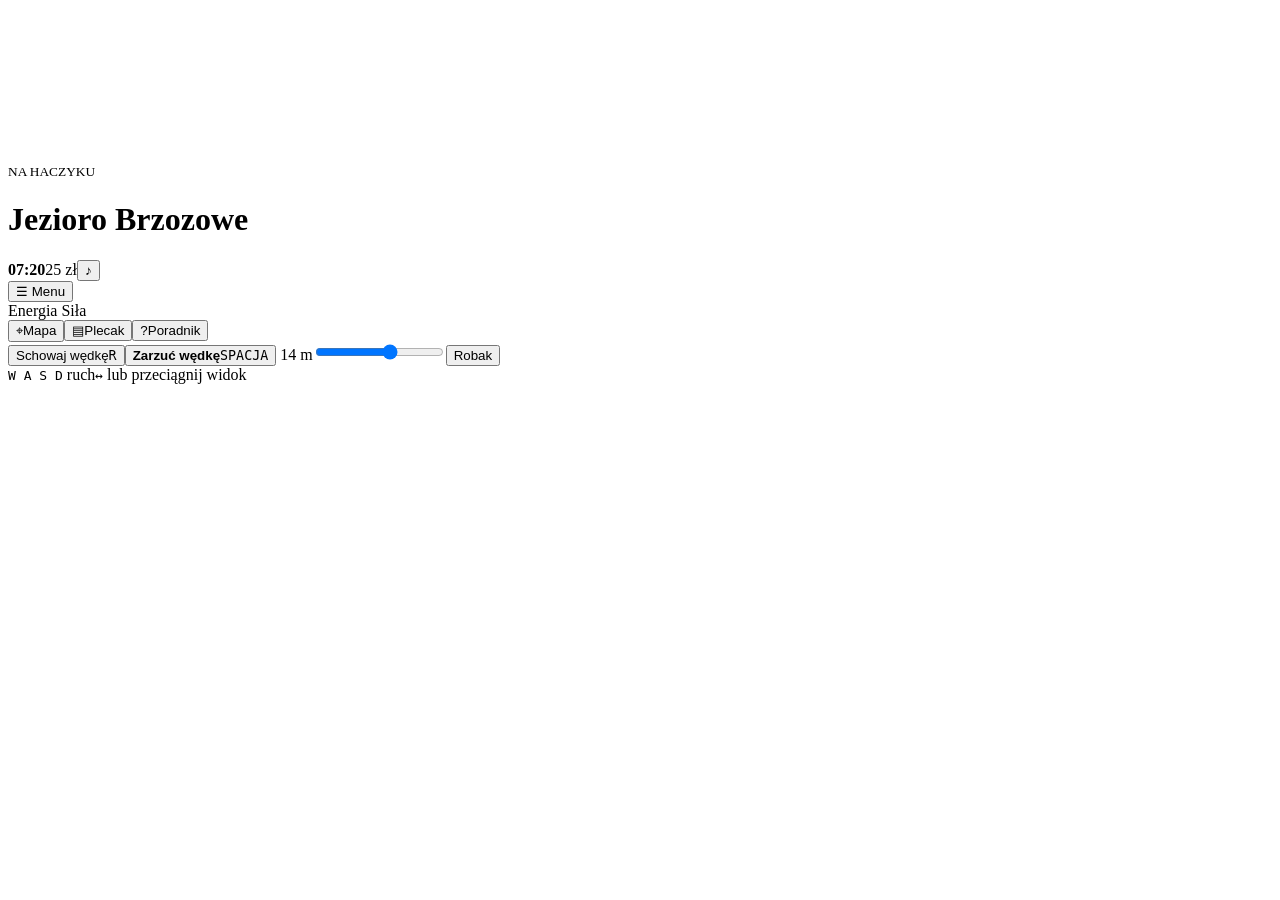
<file: src/shell.html>
<!doctype html><html lang="pl"><head><meta charset="utf-8"><meta name="viewport" content="width=device-width,initial-scale=1,viewport-fit=cover"><meta name="theme-color" content="#1b302b"><meta name="mobile-web-app-capable" content="yes"><title>Na haczyku — nad jeziorem</title><style>/*STYLE*/</style></head><body>
<main id="game" class="at-menu">
<canvas id="view" aria-label="Jezioro w 3D" tabindex="-1"></canvas>
<header><div class="title"><div class="emblem" aria-hidden="true"><i class="hookmark"></i></div><div><small>NA HACZYKU</small><h1 id="lake">Jezioro Brzozowe</h1></div></div><div class="readings"><b id="clock">07:20</b><span id="cash">25 zł</span><button id="sound" title="Dźwięk" aria-label="Wycisz dźwięk">♪</button></div></header>
<button id="menuKey" aria-label="Otwórz menu gry">☰ <span>Menu</span></button>
<div id="location"></div>
<button id="destination" data-menu="map" hidden></button>
<button id="ride" data-do="cycle" hidden>Wsiądź na składak</button>
<div class="vitals"><span>Energia <b id="energy"></b></span><i><u id="energybar"></u></i><span>Siła <b id="strength"></b></span></div>
<div id="notice" role="status" hidden></div>
<aside id="lesson" hidden><button id="dismiss" aria-label="Ukryj wskazówkę">×</button><b id="lessonTitle"></b><p id="lessonText"></p></aside>
<footer><nav><button data-menu="map"><span>⌖</span>Mapa</button><button data-menu="bag"><span>▤</span>Plecak</button><button data-menu="guide"><span>?</span>Poradnik</button></nav>
<section id="actions"><div id="fightInfo" hidden><b id="fishStatus"></b><div class="tension"><i id="zone"></i><u id="pin"></u></div><small id="fightProgress"></small></div>
<button id="toggleRod" data-do="rod" aria-keyshortcuts="R"><span>Schowaj wędkę</span><kbd>R</kbd></button><button id="interact" hidden></button><div id="roomActions" hidden><button data-do="atBar">Karta dań</button><button data-do="exitInn">Wyjdź na taras</button></div><button id="cast"><b>Zarzuć wędkę</b><kbd>SPACJA</kbd></button>
<label id="rangeLabel"><span id="rangeText">14 m</span><input id="range" type="range" min="5" max="20" value="14" aria-label="Odległość rzutu"><button type="button" id="baitBtn">Robak</button></label></section>
<div id="controls"><span><kbd>W A S D</kbd> ruch</span><span><kbd>↔</kbd> lub przeciągnij widok</span></div></footer>
<div id="pad" aria-label="Drążek ruchu" role="group"><span id="stick"></span></div>
<section id="tableTalk" aria-label="Rozmowa przy stoliku" hidden></section>
<section id="frontMenu" aria-label="Menu główne" hidden>
 <div class="menuBody"><div class="menuLocation"><i></i><span id="menuLake">Jezioro Brzozowe</span></div>
 <h2>Na<br><em>haczyku</em></h2>
 <div class="menuChoices"><button id="resumeGame" class="menuPrimary"><span>Rozpocznij wyprawę</span><i aria-hidden="true">▷</i></button>
 <button data-menu="saves">Zapisy gry</button><button data-menu="awards">Osiągnięcia <span id="menuAwards"></span></button><button data-menu="guide">Poradnik</button>
 <button data-menu="fresh" id="newGame" hidden>Nowa wyprawa</button></div></div>
 <div class="languageSwitch" role="group" aria-label="Język"><button lang="pl" data-do="language|pl">Polski</button><button lang="en" data-do="language|en">English</button></div>
 <div class="menuStamp" id="menuStamp"></div>
</section>
<dialog id="book" aria-labelledby="bookTitle"><div class="bookHead"><div><small id="bookKicker"></small><h2 id="bookTitle"></h2></div><button id="close" aria-label="Zamknij">×</button></div><article id="content"></article></dialog>
<div id="error" hidden></div></main><script>/*CODE*/</script></body></html>
</file>
